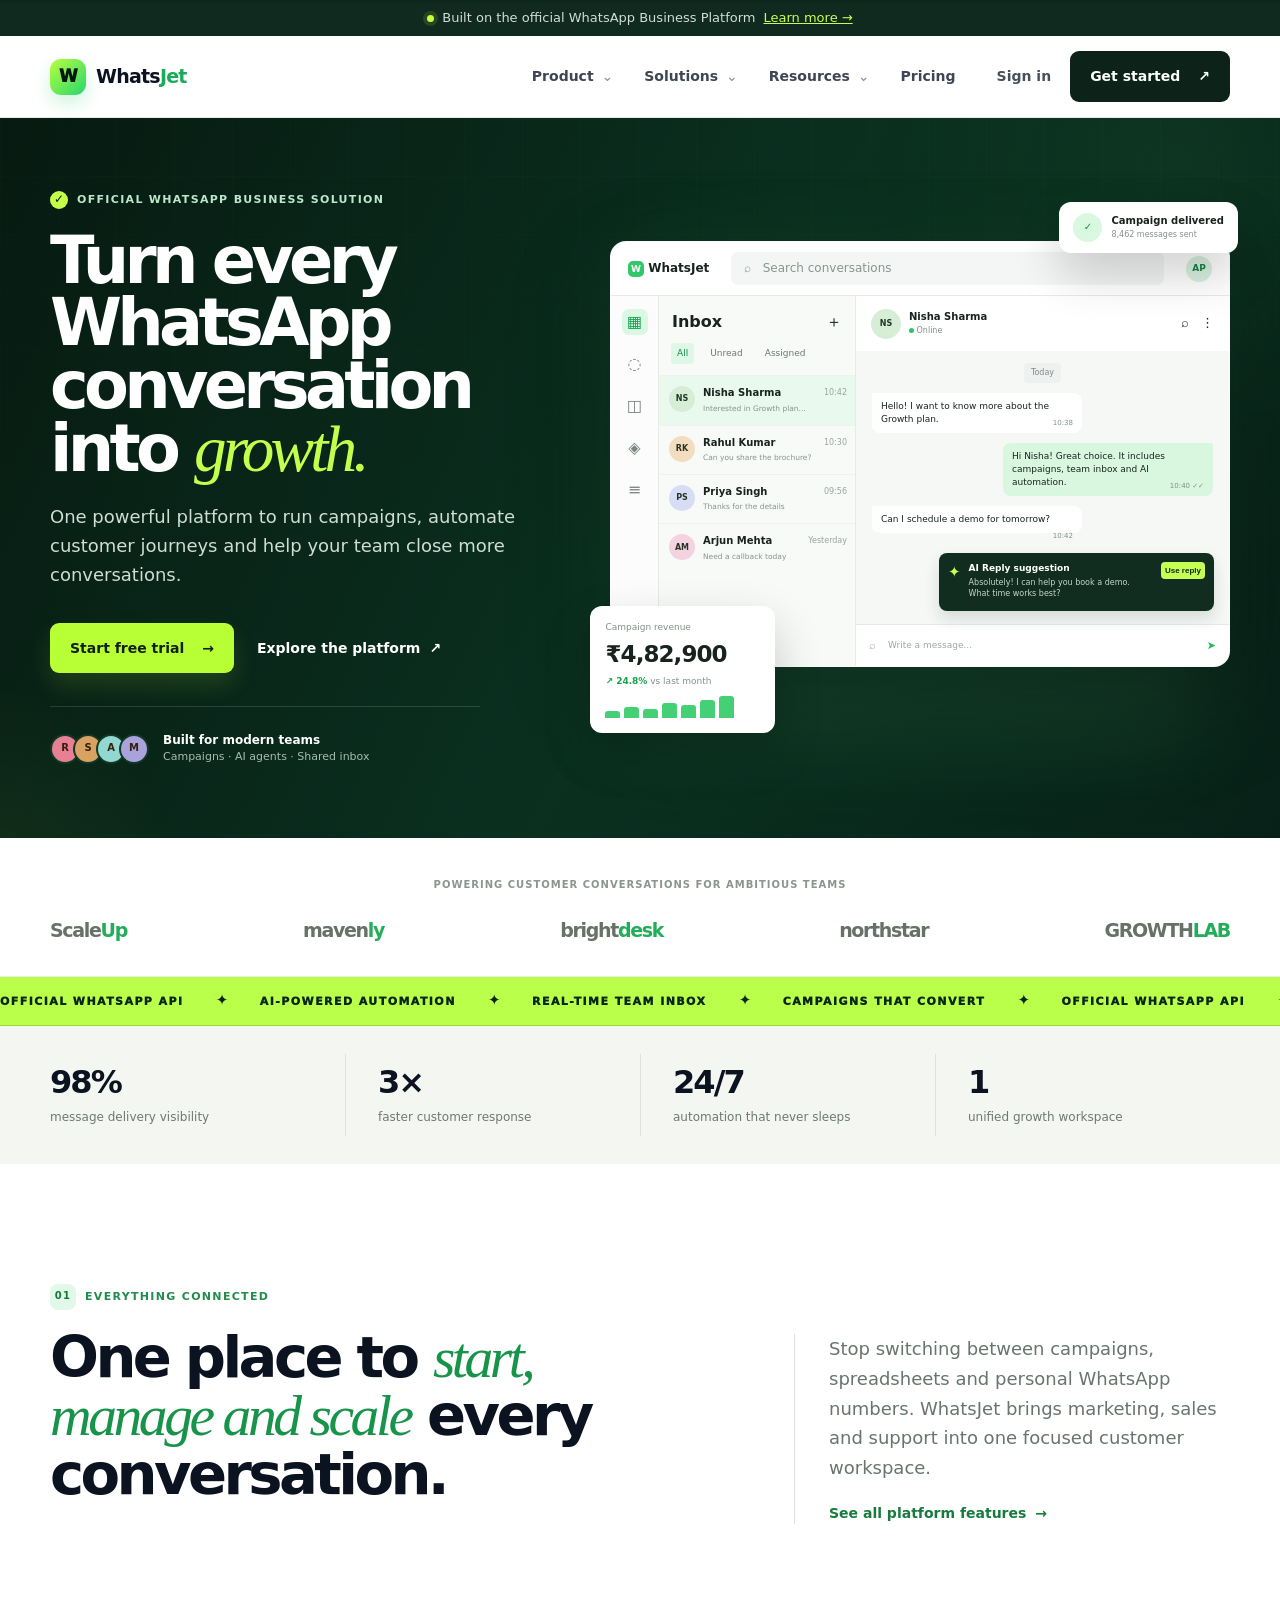
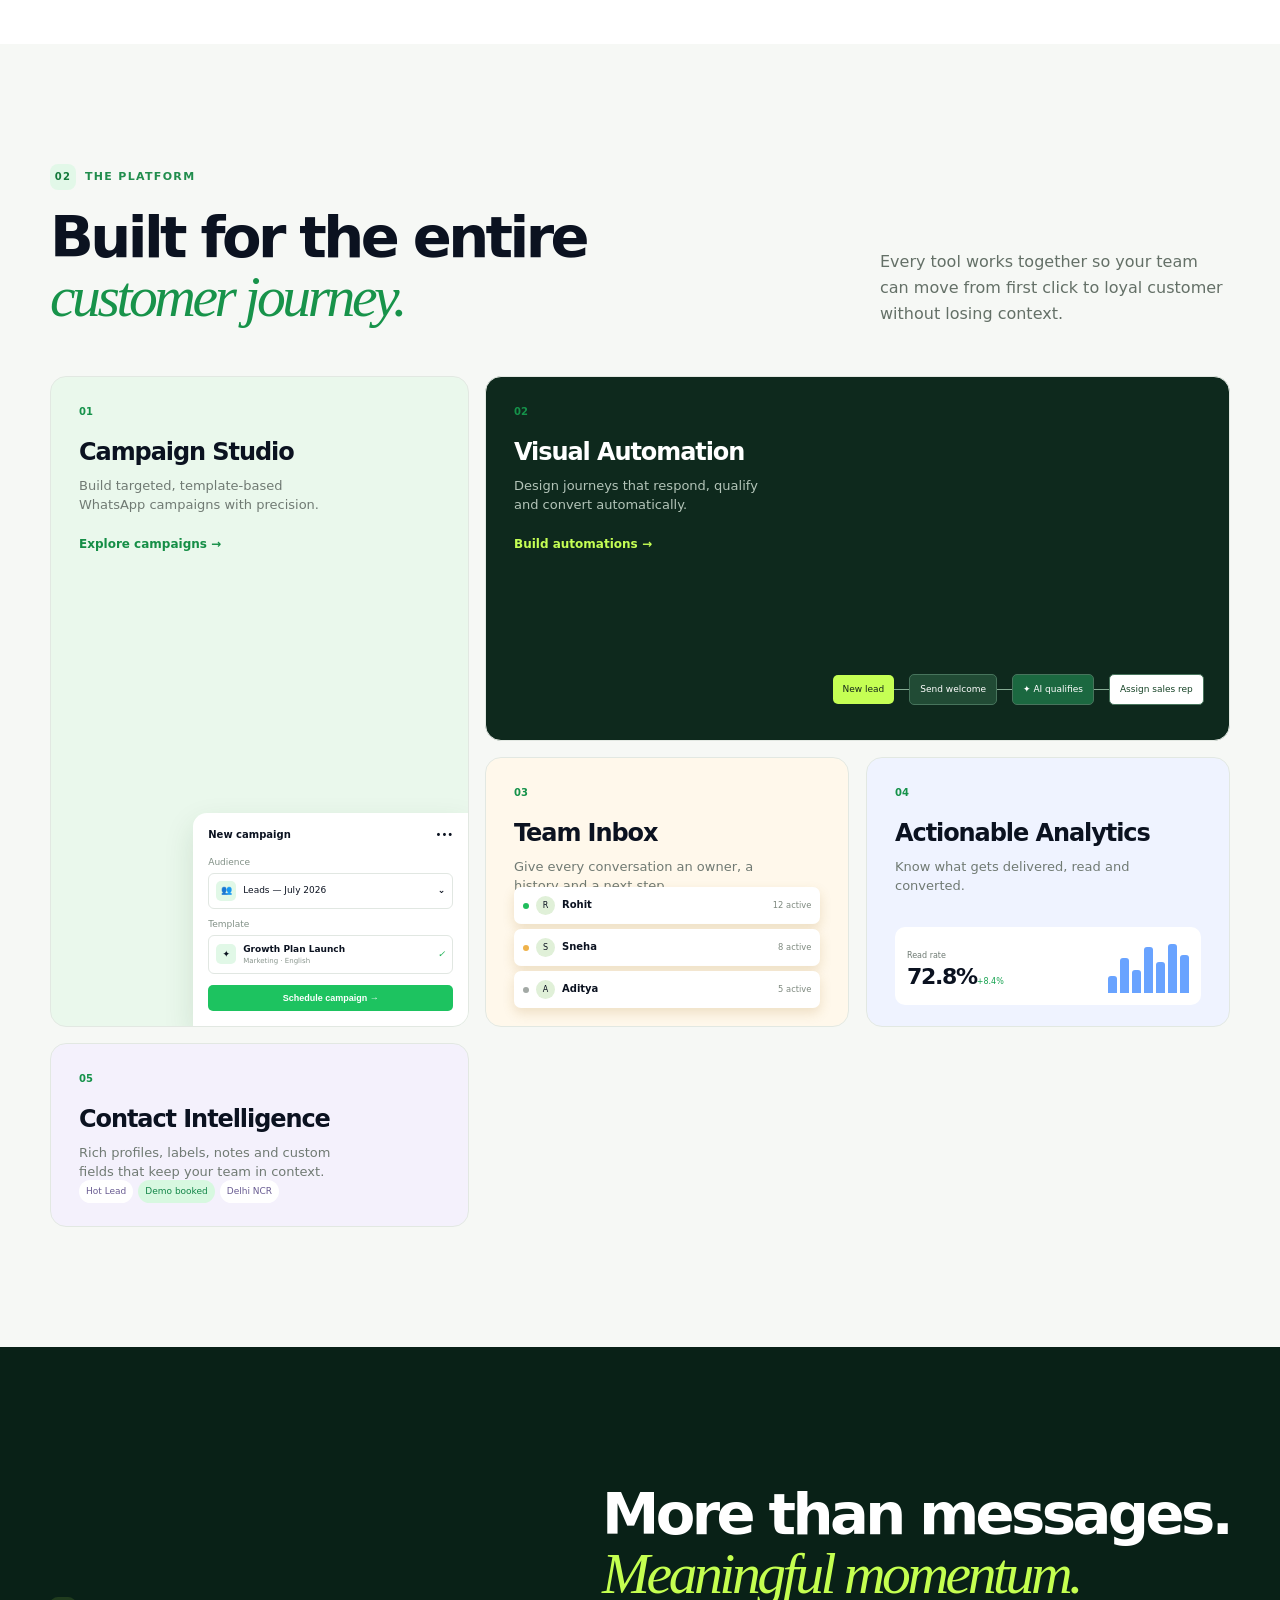
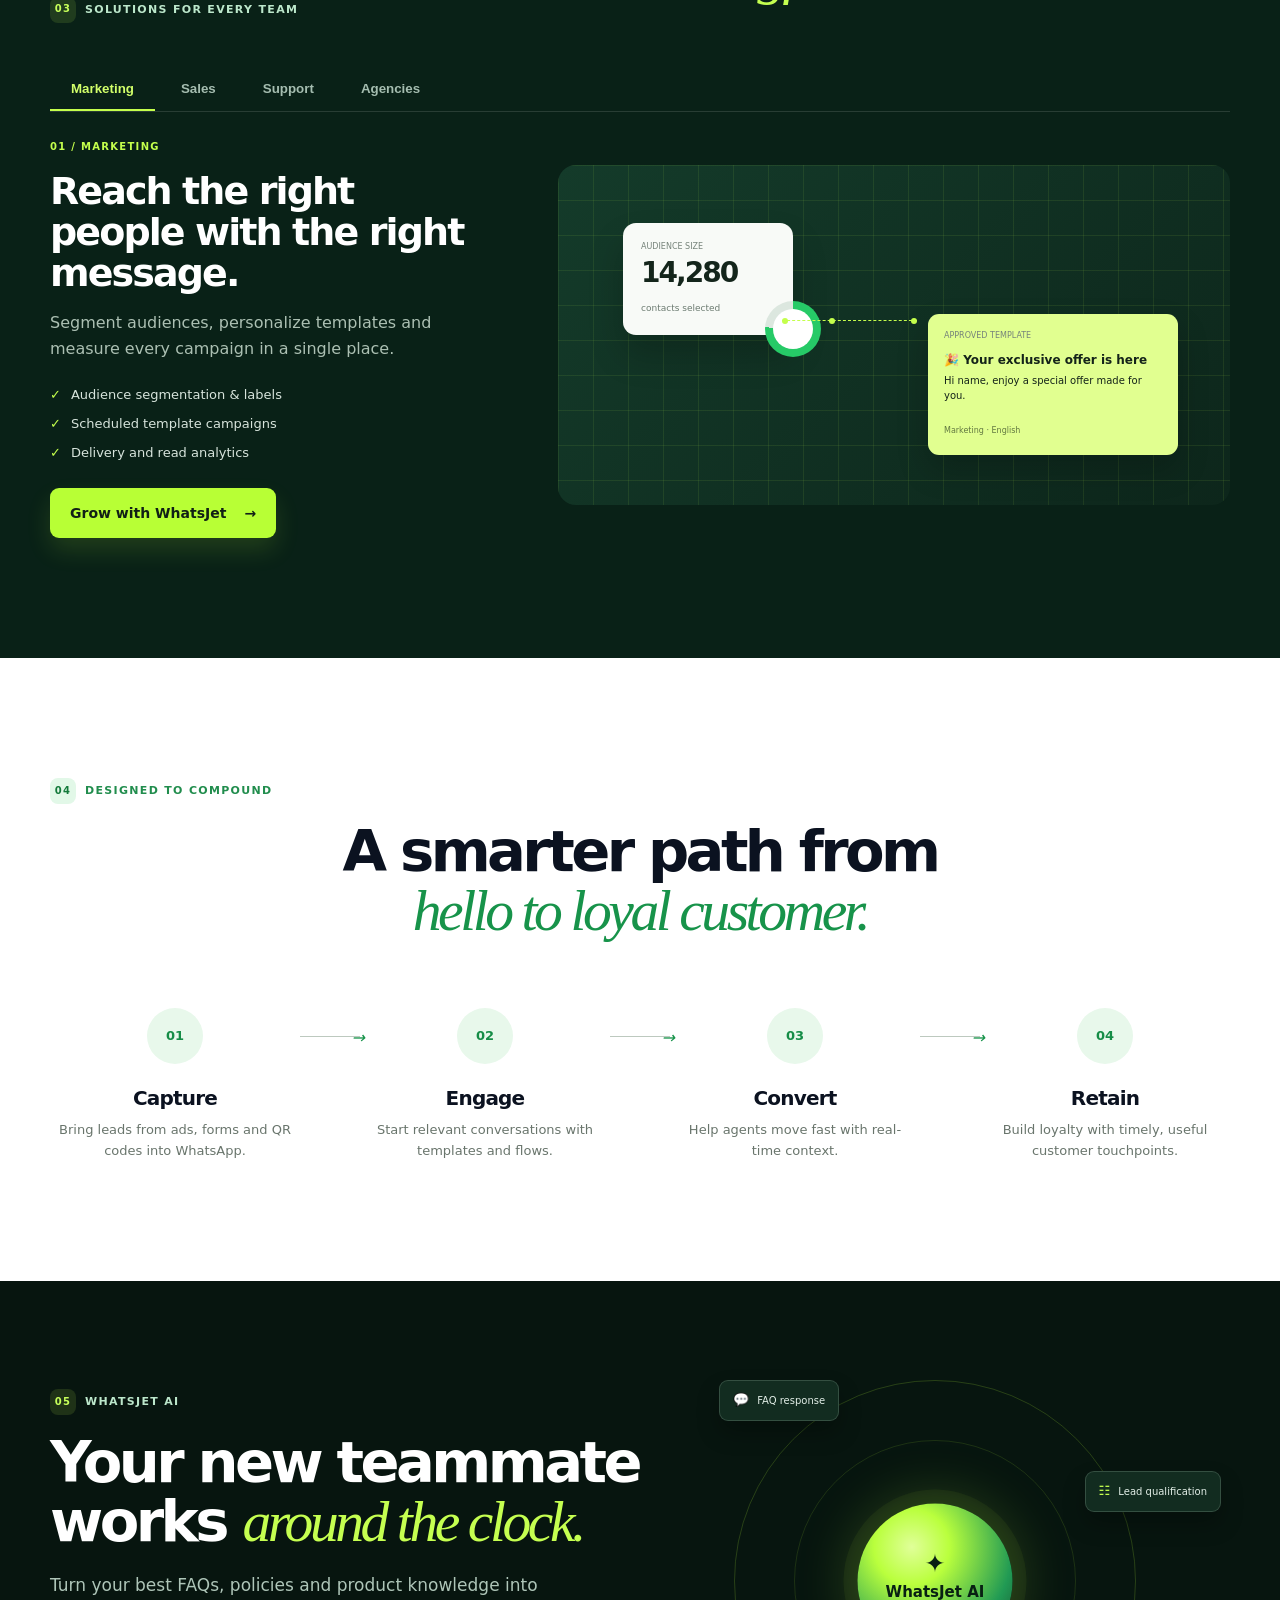
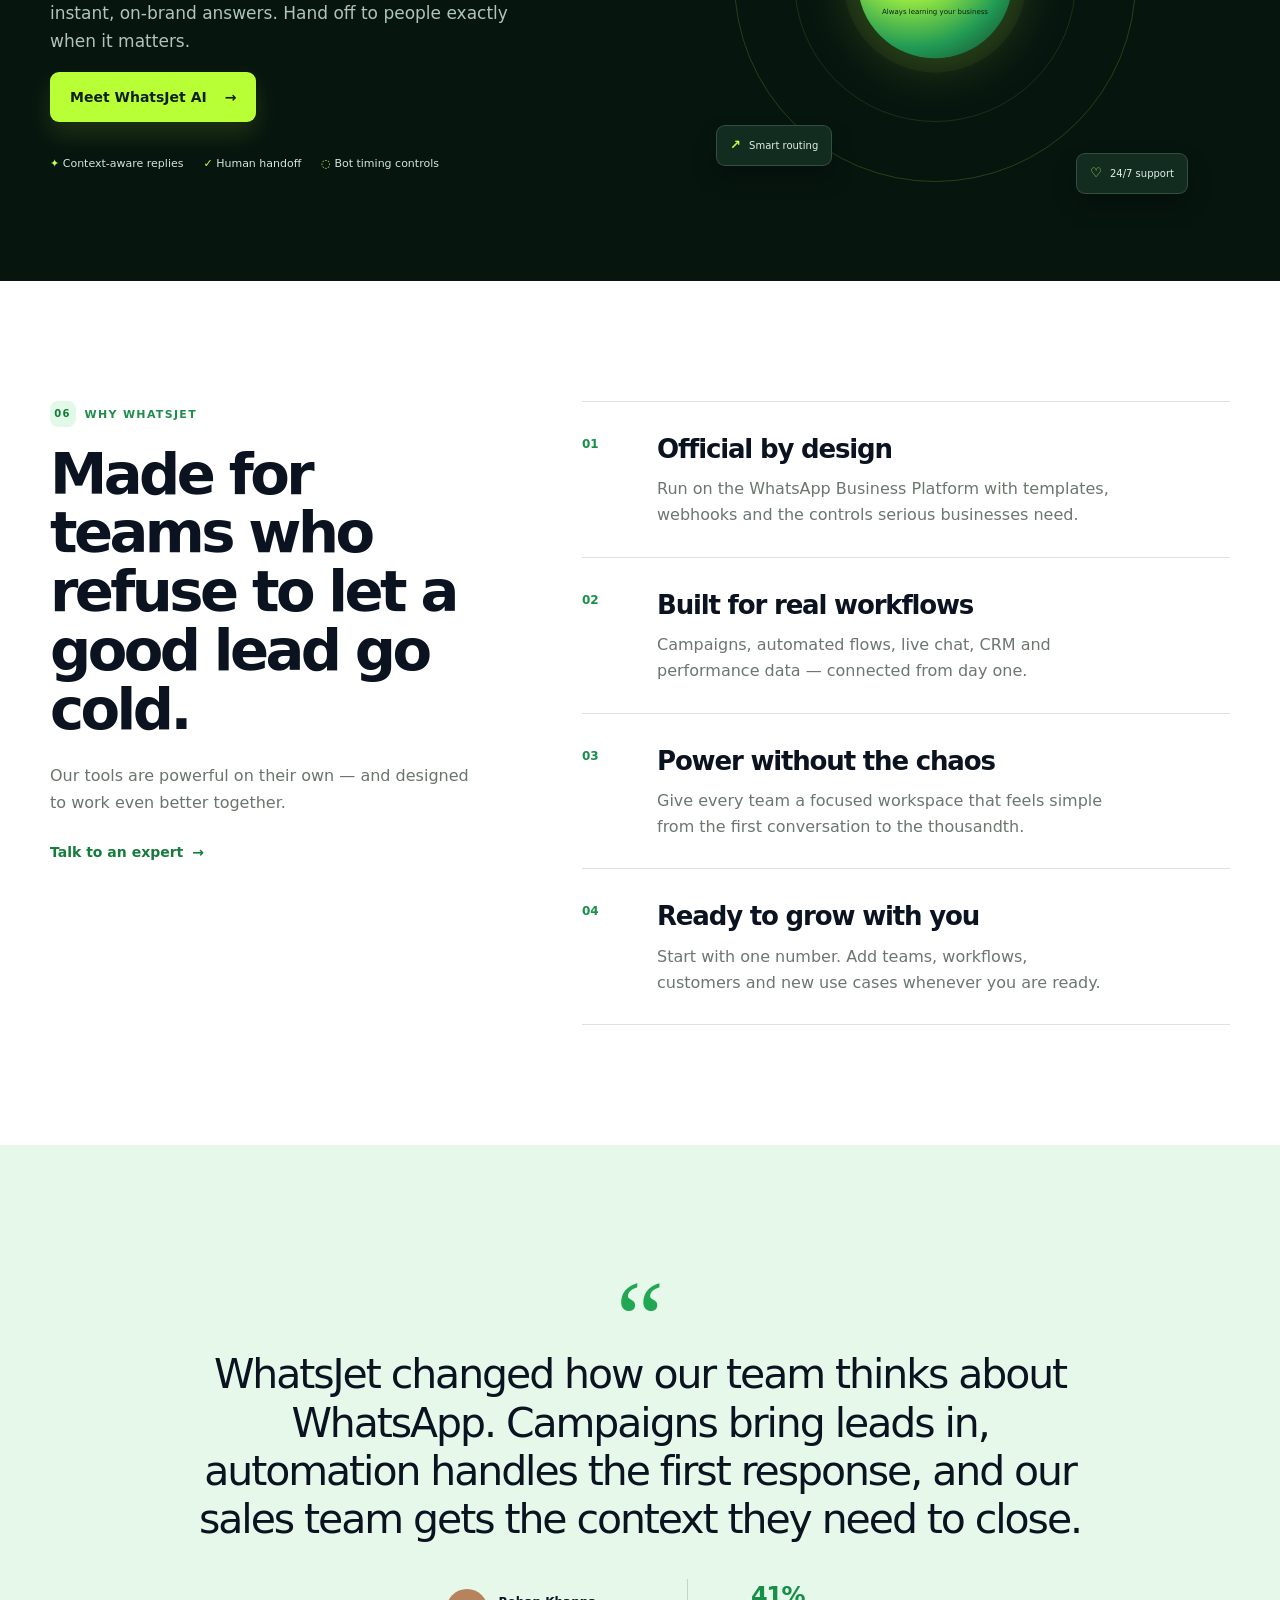
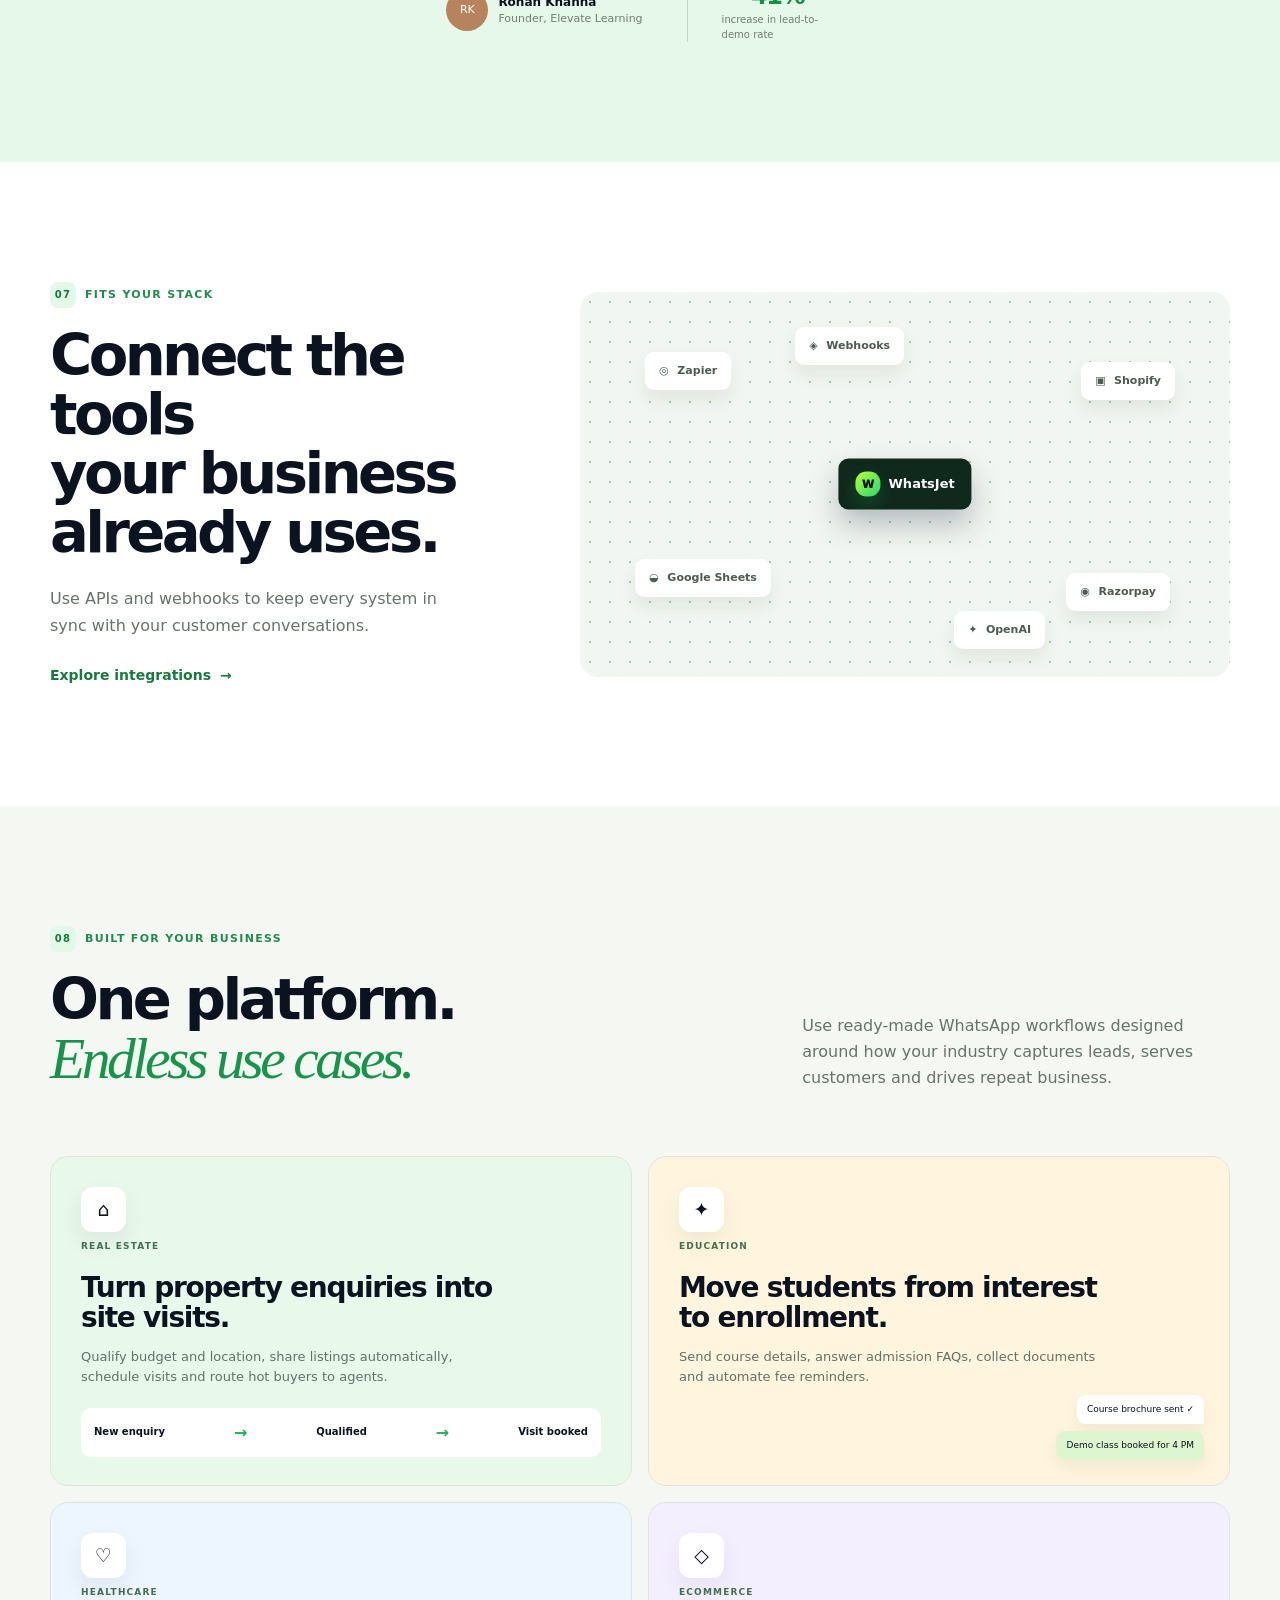
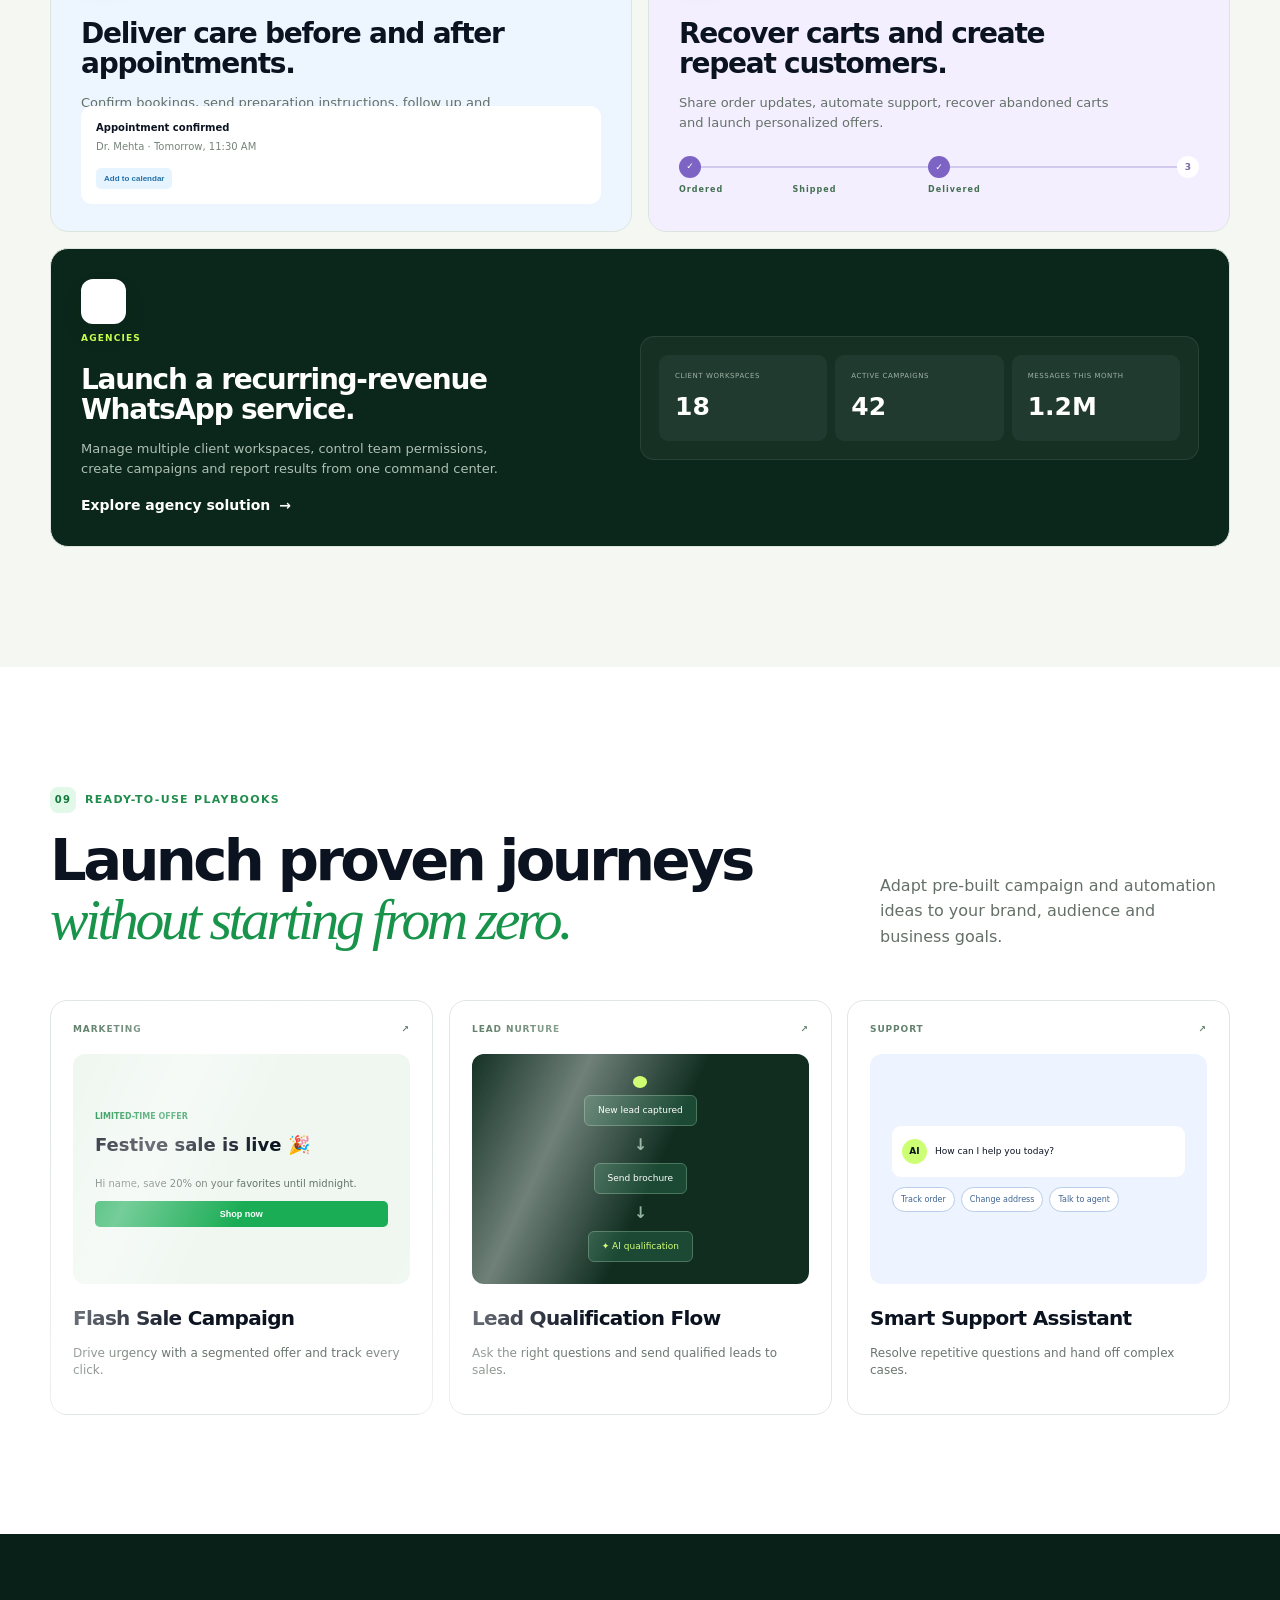
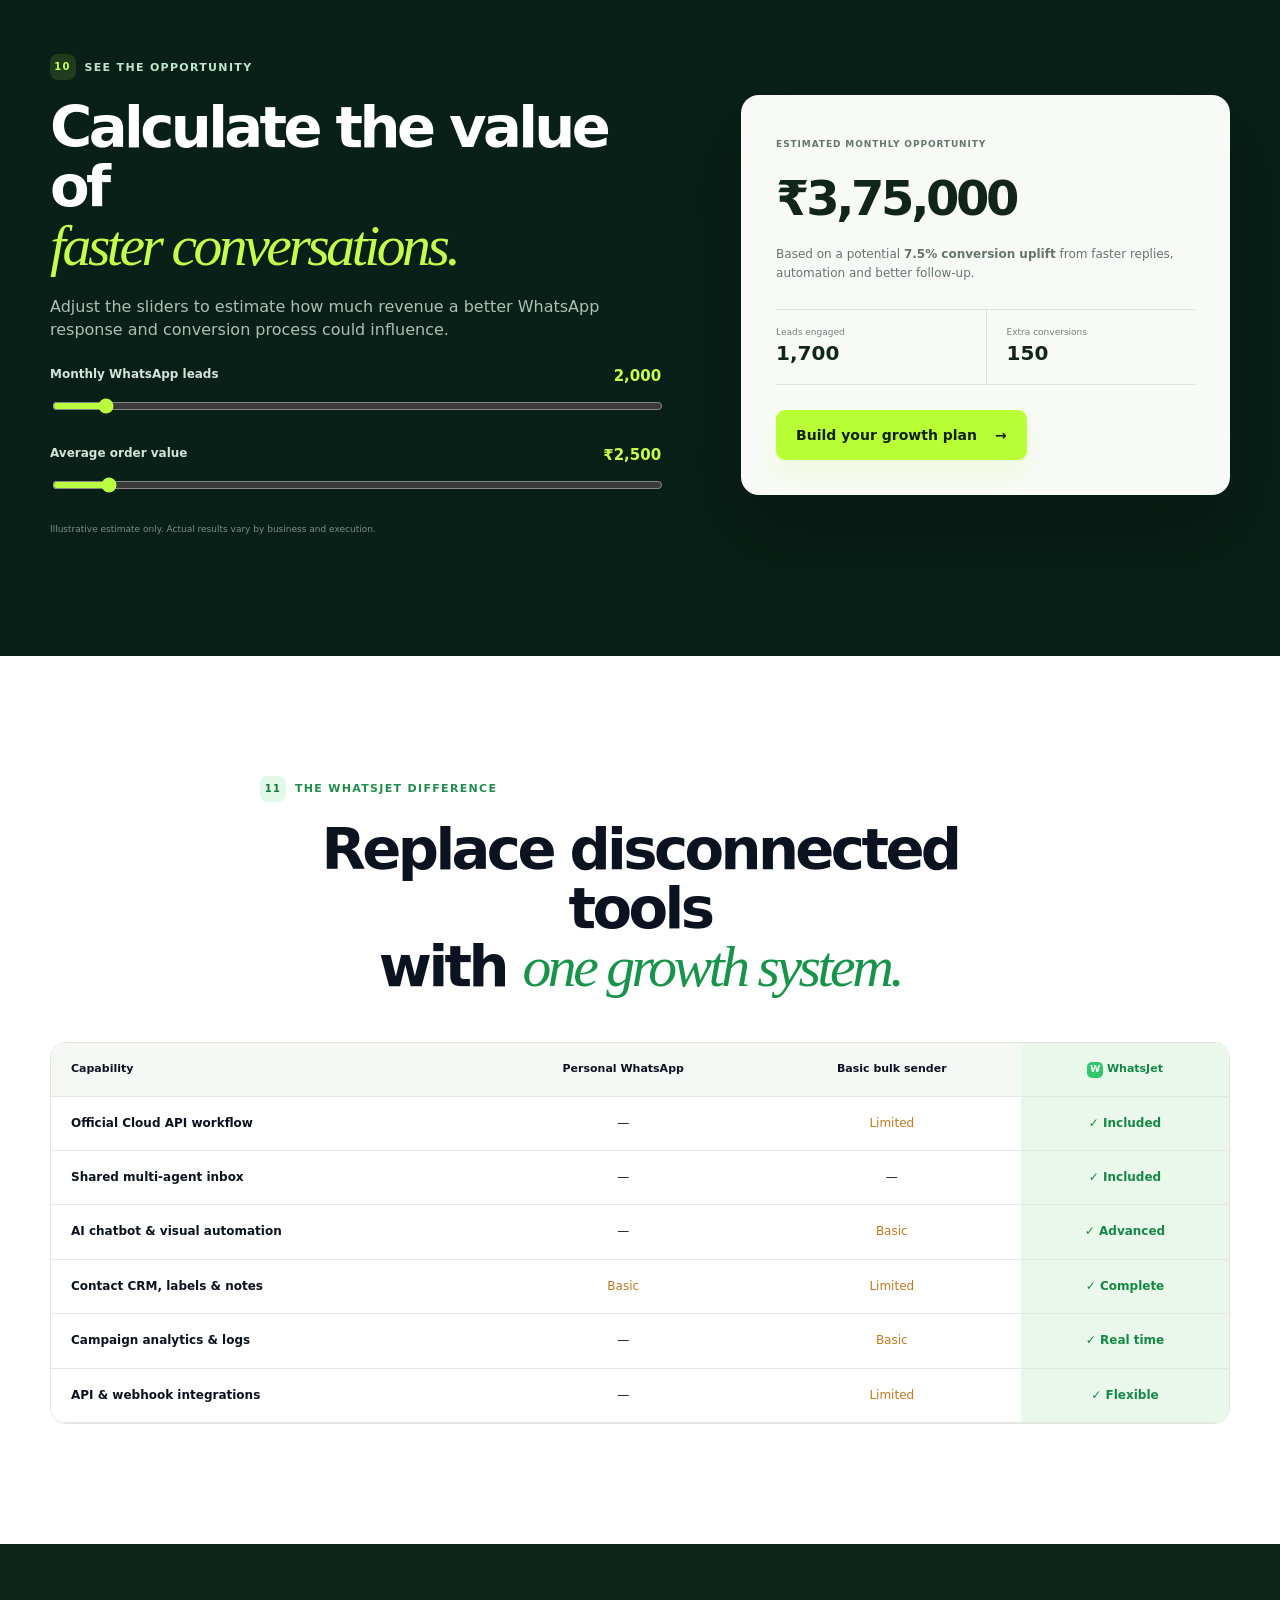
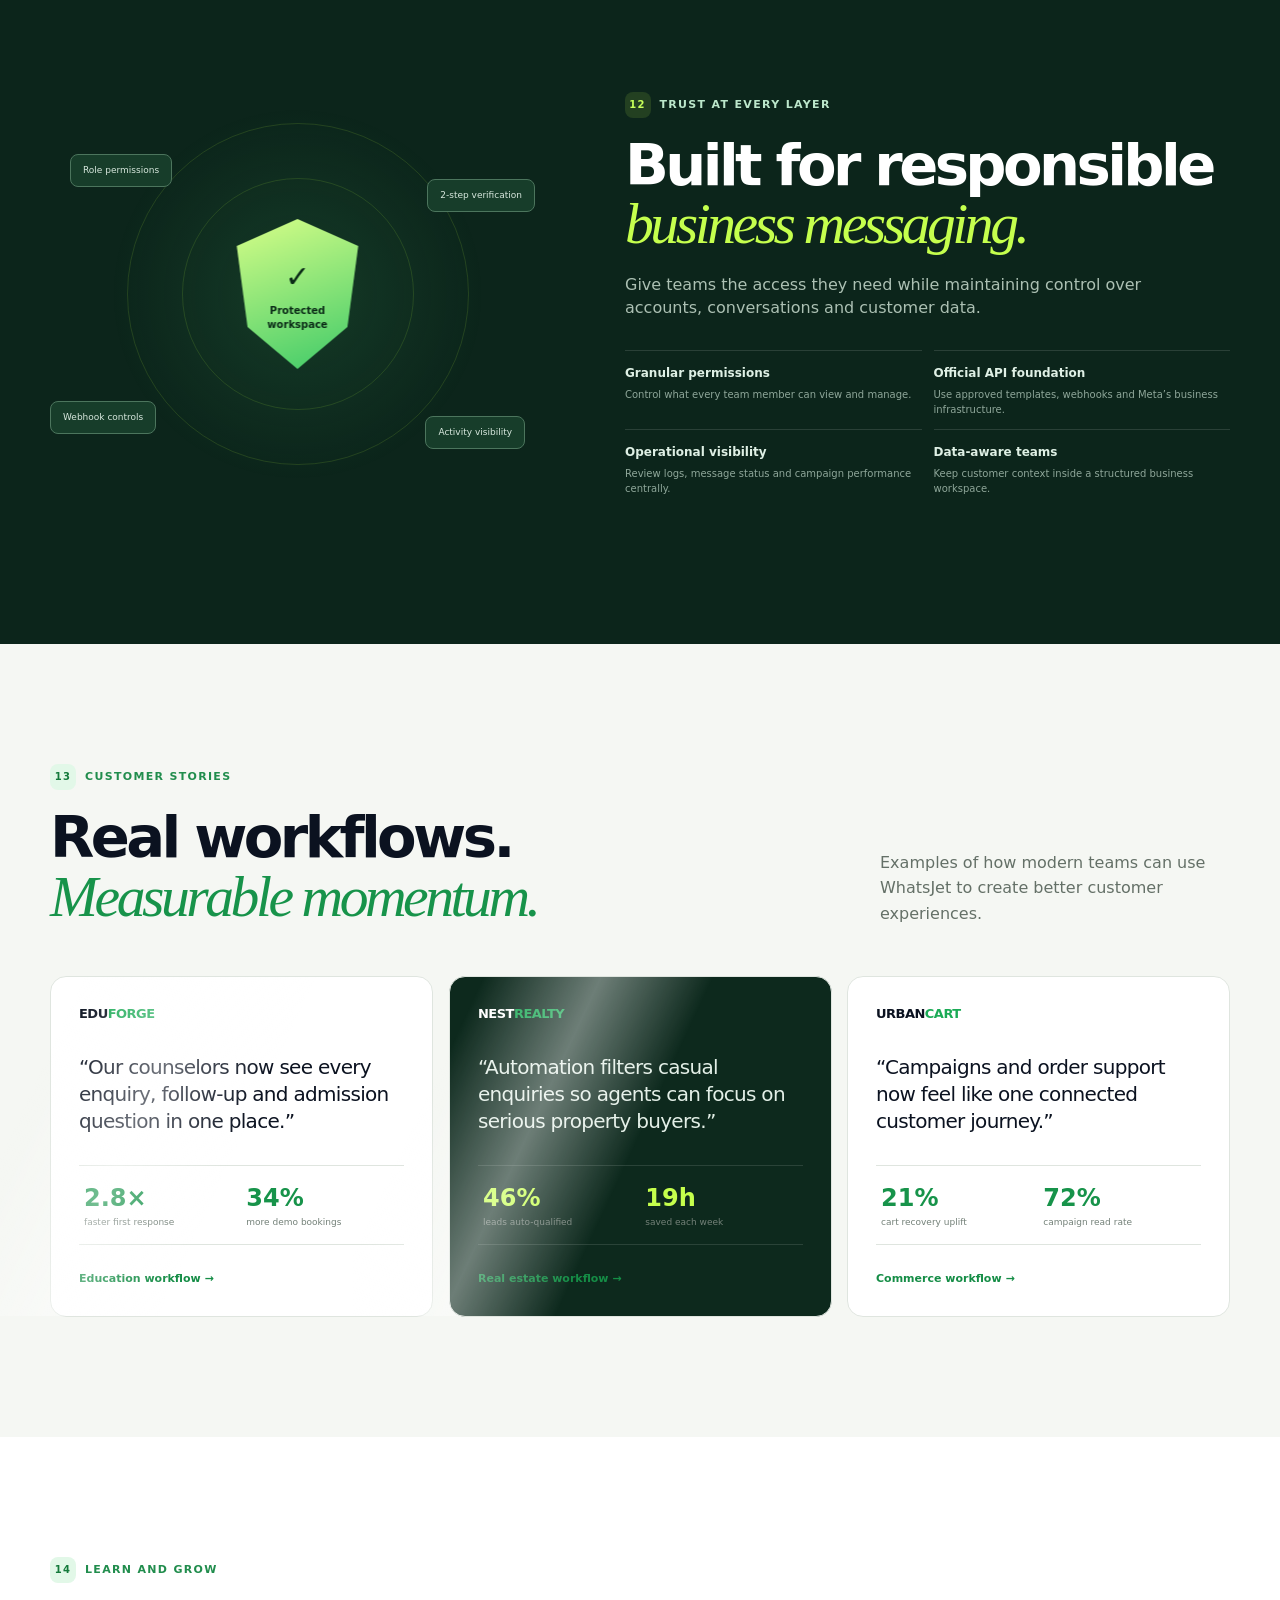
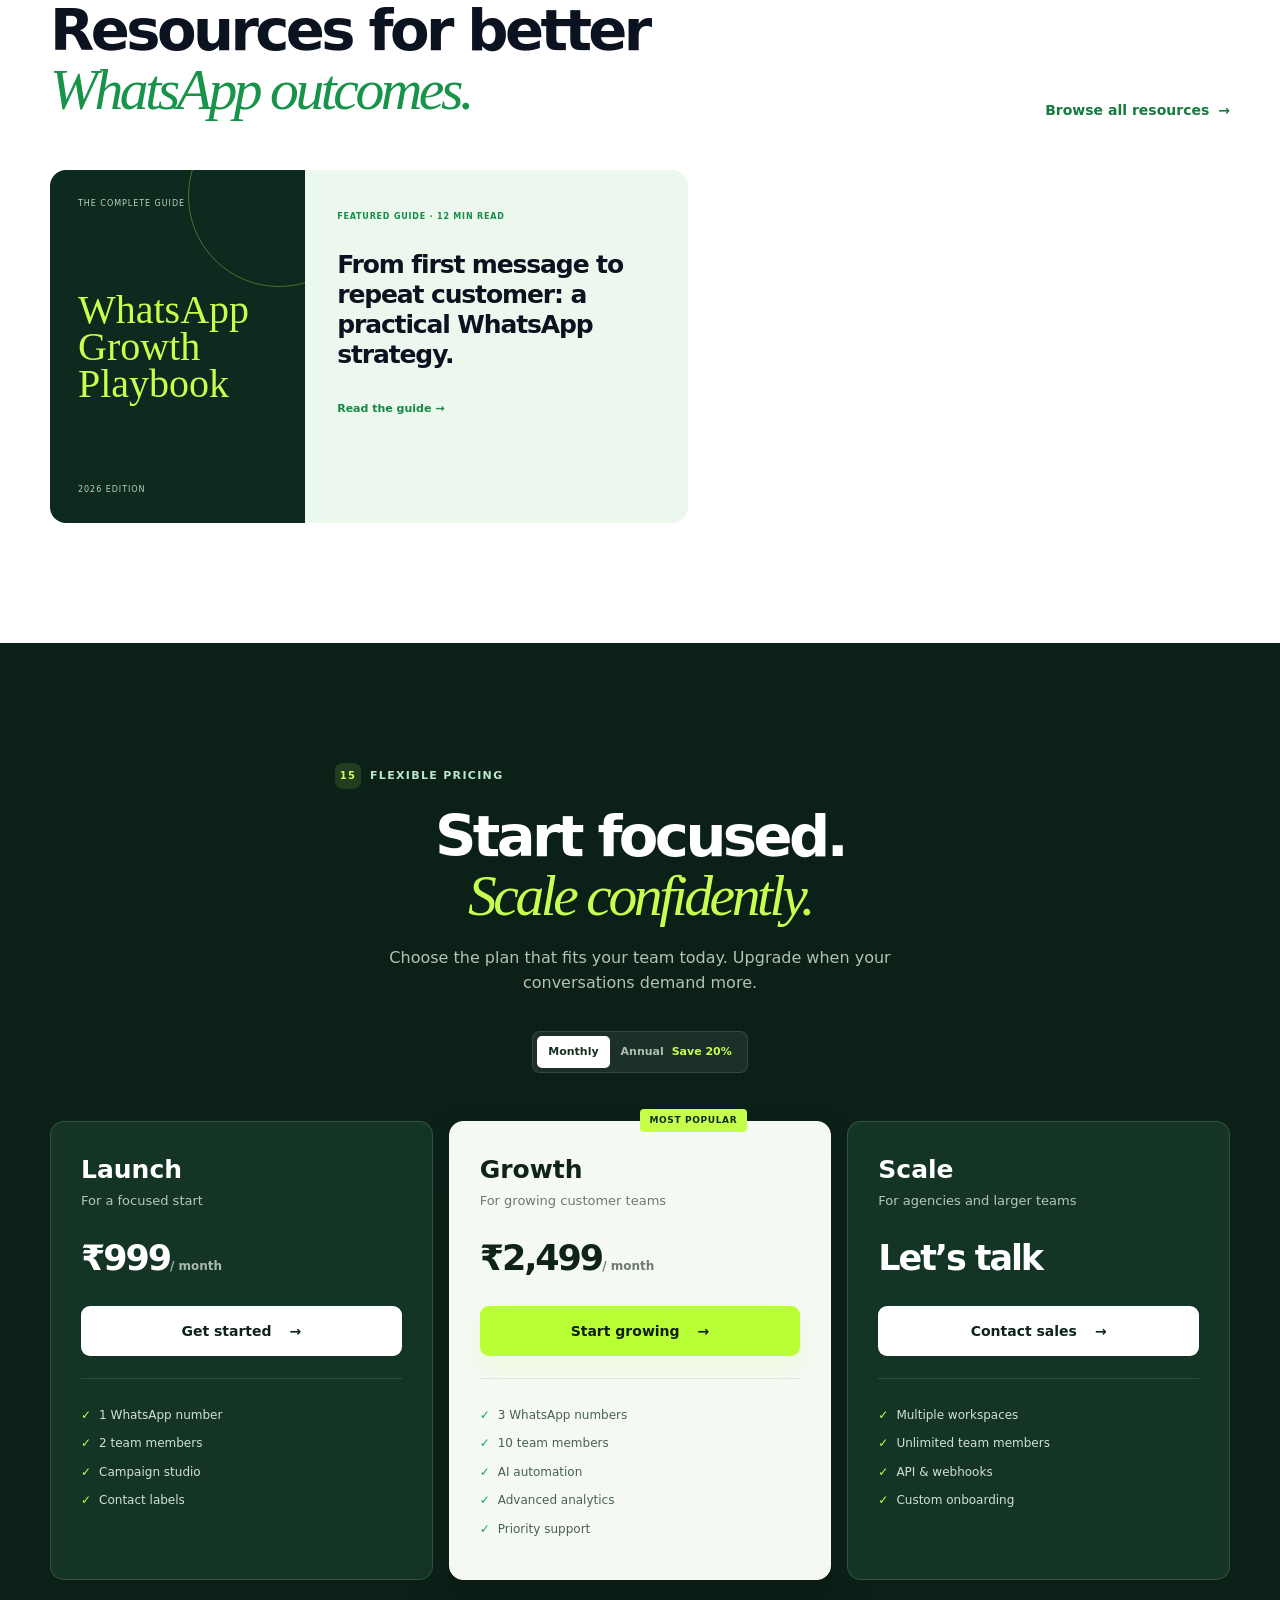
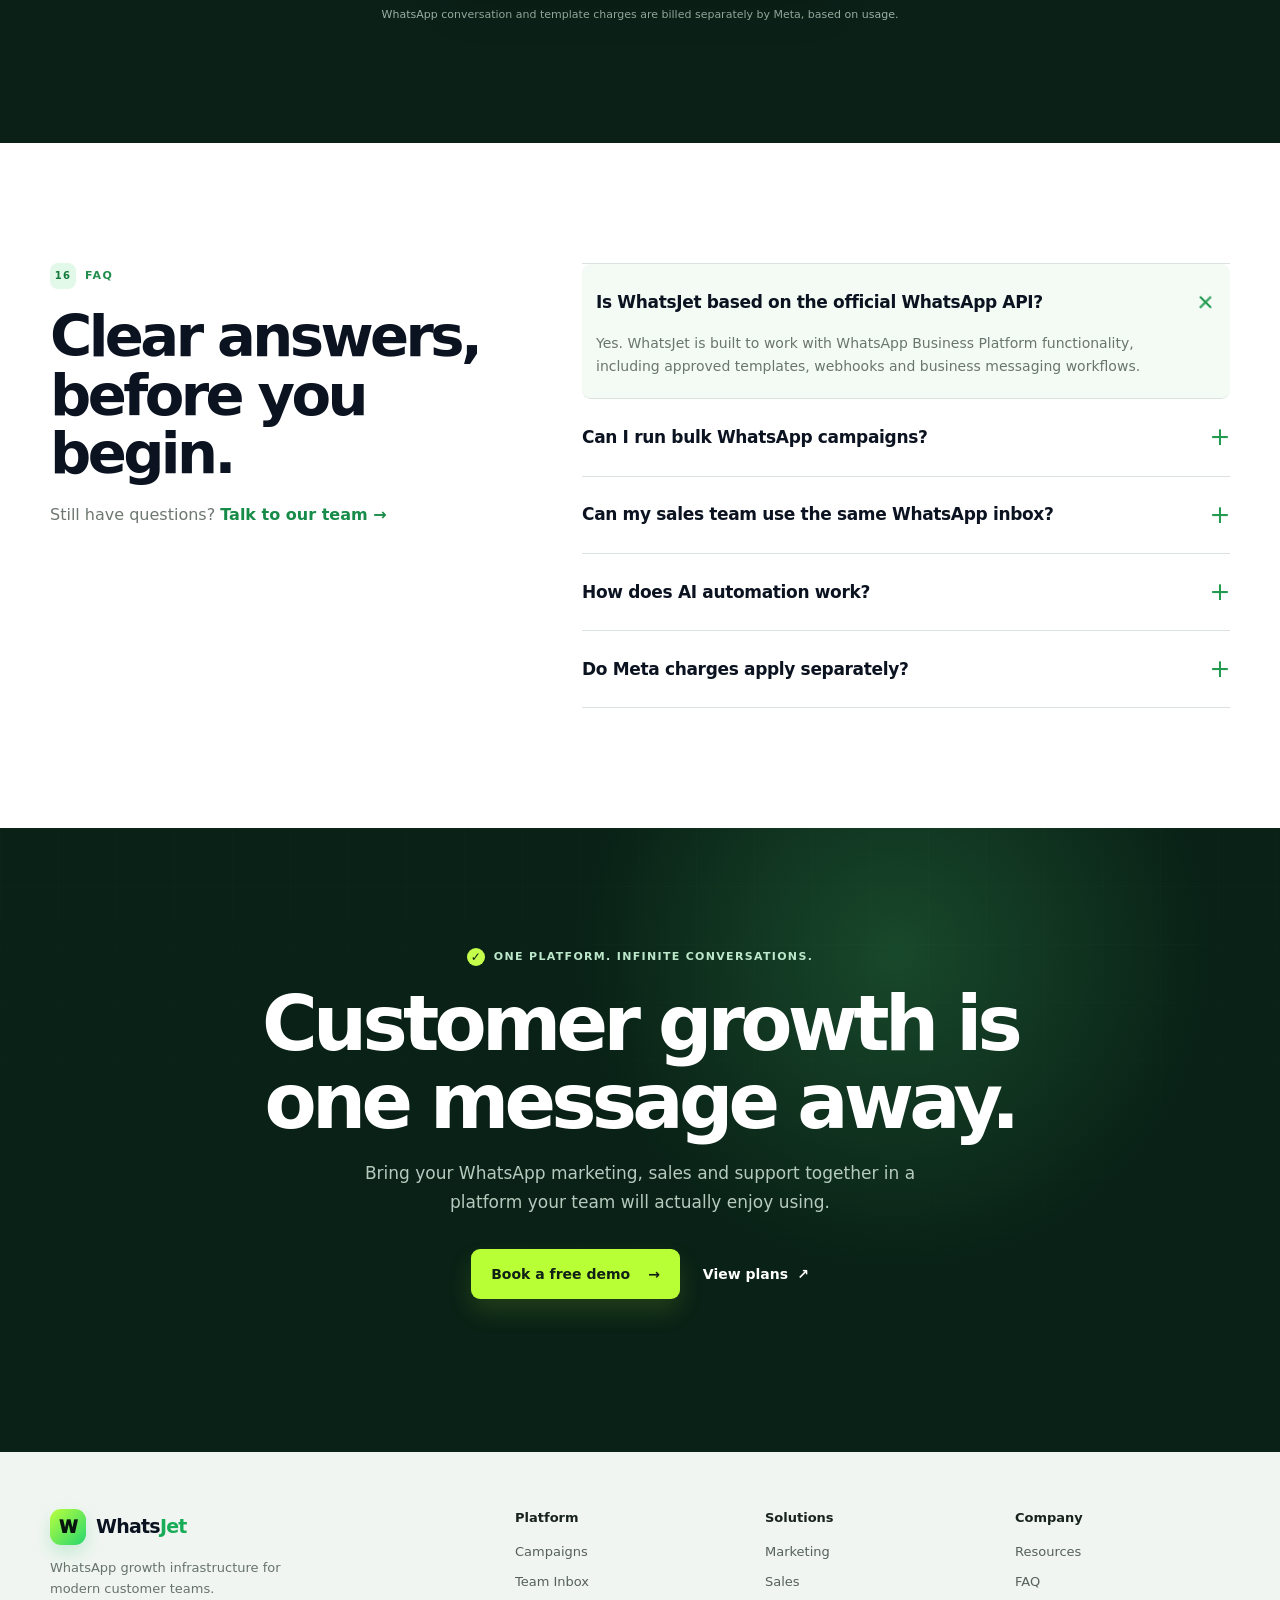
<file: index.html>
<!DOCTYPE html>
<html lang="en">
<head>
  <meta charset="UTF-8" />
  <meta name="viewport" content="width=device-width, initial-scale=1.0" />
  <meta name="description" content="A premium WhatsApp marketing, automation and team inbox platform." />
  <title>WhatsJet — Scale customer conversations</title>
  <link rel="stylesheet" href="style.css" />
</head>
<body>
  <div class="page-loader" id="pageLoader" aria-hidden="true"><div class="loader-mark"><span>W</span></div><p>Building better conversations</p></div>
  <div class="scroll-progress" aria-hidden="true"><i id="scrollProgress"></i></div>
  <div class="cursor-glow" id="cursorGlow" aria-hidden="true"></div>
  <div class="topbar"><div class="shell"><span class="pulse"></span> Built on the official WhatsApp Business Platform <a href="#why">Learn more →</a></div></div>
  <header class="header"><div class="shell nav">
    <a class="logo" href="#home"><span class="logo-icon">W</span><span>Whats<span>Jet</span></span></a>
    <button class="menu-btn" aria-label="Toggle navigation" aria-expanded="false"><i></i><i></i></button>
    <nav class="nav-menu" id="navMenu">
      <a href="#product">Product <b>⌄</b></a><a href="#solutions">Solutions <b>⌄</b></a><a href="#resources">Resources <b>⌄</b></a><a href="#pricing">Pricing</a>
    </nav>
    <div class="nav-actions"><a href="#login" class="login">Sign in</a><a href="#demo" class="button button-dark">Get started <span>↗</span></a></div>
  </div></header>

  <main id="home">
    <section class="hero"><div class="hero-orb orb-a"></div><div class="hero-orb orb-b"></div><div class="hero-grid"></div>
      <div class="shell hero-layout">
        <div class="hero-copy"><div class="eyebrow light"><span class="verified">✓</span> Official WhatsApp Business Solution</div>
          <h1>Turn every WhatsApp conversation into <em>growth.</em></h1>
          <p class="lead">One powerful platform to run campaigns, automate customer journeys and help your team close more conversations.</p>
          <div class="hero-buttons"><a href="#demo" class="button button-lime">Start free trial <span>→</span></a><a href="#product" class="text-link light-link">Explore the platform <span>↗</span></a></div>
          <div class="hero-review"><div class="review-avatars"><span>R</span><span>S</span><span>A</span><span>M</span></div><div><strong>Built for modern teams</strong><small>Campaigns · AI agents · Shared inbox</small></div></div>
        </div>
        <div class="product-stage">
          <div class="stage-glow"></div>
          <div class="browser-window">
            <div class="browser-bar"><div class="browser-brand"><span class="tiny-logo">W</span> WhatsJet</div><div class="search">⌕ &nbsp; Search conversations</div><div class="profile-dot">AP</div></div>
            <div class="app-body"><aside><span class="side-active">▦</span><span>◌</span><span>◫</span><span>◈</span><span>≡</span></aside>
              <div class="inbox-list"><div class="inbox-title"><b>Inbox</b><span>＋</span></div><div class="filter-row"><span class="selected-filter">All</span><span>Unread</span><span>Assigned</span></div>
                <div class="contact active"><i class="avatar one">NS</i><div><b>Nisha Sharma</b><small>Interested in Growth plan...</small></div><time>10:42</time></div>
                <div class="contact"><i class="avatar two">RK</i><div><b>Rahul Kumar</b><small>Can you share the brochure?</small></div><time>10:30</time></div>
                <div class="contact"><i class="avatar three">PS</i><div><b>Priya Singh</b><small>Thanks for the details</small></div><time>09:56</time></div>
                <div class="contact"><i class="avatar four">AM</i><div><b>Arjun Mehta</b><small>Need a callback today</small></div><time>Yesterday</time></div>
              </div>
              <section class="chat"><div class="chat-title"><div class="contact-title"><i class="avatar one">NS</i><div><b>Nisha Sharma</b><small><span class="online"></span> Online</small></div></div><div>⌕ &nbsp; ⋮</div></div>
                <div class="chat-area"><div class="date-pill">Today</div><p class="message incoming">Hello! I want to know more about the Growth plan.<small>10:38</small></p><p class="message outgoing">Hi Nisha! Great choice. It includes campaigns, team inbox and AI automation.<small>10:40 ✓✓</small></p><p class="message incoming">Can I schedule a demo for tomorrow?<small>10:42</small></p><div class="ai-suggestion"><span>✦</span><div><b>AI Reply suggestion</b><p>Absolutely! I can help you book a demo. What time works best?</p></div><button>Use reply</button></div></div>
                <div class="composer">⌕ <span>Write a message...</span><b>➤</b></div>
              </section>
            </div>
          </div>
          <div class="floating-card revenue"><span class="card-label">Campaign revenue</span><strong>₹4,82,900</strong><small><b>↗ 24.8%</b> vs last month</small><div class="spark"><i></i><i></i><i></i><i></i><i></i><i></i><i></i></div></div>
          <div class="floating-card delivered"><span class="round-check">✓</span><div><strong>Campaign delivered</strong><small>8,462 messages sent</small></div></div>
        </div>
      </div>
    </section>

    <section class="trust"><div class="shell trust-row"><p>POWERING CUSTOMER CONVERSATIONS FOR AMBITIOUS TEAMS</p><div class="trust-logos"><b>Scale<span>Up</span></b><b>maven<span>ly</span></b><b>bright<span>desk</span></b><b>northstar</b><b>GROWTH<span>LAB</span></b></div></div></section>

    <section class="motion-banner" aria-label="WhatsJet platform highlights"><div class="marquee"><div class="marquee-track"><span>OFFICIAL WHATSAPP API <b>✦</b></span><span>AI-POWERED AUTOMATION <b>✦</b></span><span>REAL-TIME TEAM INBOX <b>✦</b></span><span>CAMPAIGNS THAT CONVERT <b>✦</b></span><span>OFFICIAL WHATSAPP API <b>✦</b></span><span>AI-POWERED AUTOMATION <b>✦</b></span><span>REAL-TIME TEAM INBOX <b>✦</b></span><span>CAMPAIGNS THAT CONVERT <b>✦</b></span></div></div></section>
    <section class="metrics-section"><div class="shell metric-grid"><div><strong>98%</strong><p>message delivery visibility</p></div><div><strong>3×</strong><p>faster customer response</p></div><div><strong>24/7</strong><p>automation that never sleeps</p></div><div><strong>1</strong><p>unified growth workspace</p></div></div></section>

    <section class="intro section"><div class="shell intro-grid"><div><div class="eyebrow"><span>01</span> Everything connected</div><h2>One place to <em>start, manage and scale</em> every conversation.</h2></div><div class="intro-text"><p>Stop switching between campaigns, spreadsheets and personal WhatsApp numbers. WhatsJet brings marketing, sales and support into one focused customer workspace.</p><a href="#product" class="text-link">See all platform features <span>→</span></a></div></div></section>

    <section id="product" class="bento-section section"><div class="shell"><div class="section-head"><div><div class="eyebrow"><span>02</span> The platform</div><h2>Built for the entire<br><em>customer journey.</em></h2></div><p>Every tool works together so your team can move from first click to loyal customer without losing context.</p></div>
      <div class="bento-grid">
        <article class="bento campaign-card"><div class="card-number">01</div><div><h3>Campaign Studio</h3><p>Build targeted, template-based WhatsApp campaigns with precision.</p><a href="#demo">Explore campaigns <span>→</span></a></div><div class="mini-campaign"><div class="mini-top"><b>New campaign</b><span>•••</span></div><label>Audience</label><div class="select-box"><span class="mini-group">👥</span> Leads — July 2026 <b>⌄</b></div><label>Template</label><div class="template-preview"><span class="template-icon">✦</span><div><b>Growth Plan Launch</b><small>Marketing · English</small></div><i>✓</i></div><button>Schedule campaign <span>→</span></button></div></article>
        <article class="bento automation-card-big"><div class="card-number">02</div><div><h3>Visual Automation</h3><p>Design journeys that respond, qualify and convert automatically.</p><a href="#demo">Build automations <span>→</span></a></div><div class="flow-map"><span class="flow-start">New lead</span><i></i><span class="flow-node">Send welcome</span><i></i><span class="flow-node ai">✦ AI qualifies</span><i></i><span class="flow-end">Assign sales rep</span></div></article>
        <article class="bento inbox-card"><div class="card-number">03</div><h3>Team Inbox</h3><p>Give every conversation an owner, a history and a next step.</p><div class="team-list"><div><span class="presence p1"></span><i>R</i><b>Rohit</b><small>12 active</small></div><div><span class="presence p2"></span><i>S</i><b>Sneha</b><small>8 active</small></div><div><span class="presence p3"></span><i>A</i><b>Aditya</b><small>5 active</small></div></div></article>
        <article class="bento analytics-card"><div class="card-number">04</div><h3>Actionable Analytics</h3><p>Know what gets delivered, read and converted.</p><div class="analytics-stat"><div><small>Read rate</small><b>72.8%</b><em>+8.4%</em></div><div class="bar-chart"><i></i><i></i><i></i><i></i><i></i><i></i><i></i></div></div></article>
        <article class="bento crm-card"><div class="card-number">05</div><h3>Contact Intelligence</h3><p>Rich profiles, labels, notes and custom fields that keep your team in context.</p><div class="tags"><span>Hot Lead</span><span>Demo booked</span><span>Delhi NCR</span></div></article>
      </div>
    </div></section>

    <section id="solutions" class="solutions section"><div class="shell"><div class="solutions-top"><div class="eyebrow light"><span>03</span> Solutions for every team</div><h2>More than messages.<br><em>Meaningful momentum.</em></h2></div><div class="solution-tabs"><button class="tab active" data-tab="marketing">Marketing</button><button class="tab" data-tab="sales">Sales</button><button class="tab" data-tab="support">Support</button><button class="tab" data-tab="agency">Agencies</button></div>
      <div class="solution-panel active" id="marketing"><div class="solution-copy"><span class="solution-index">01 / MARKETING</span><h3>Reach the right people with the right message.</h3><p>Segment audiences, personalize templates and measure every campaign in a single place.</p><ul><li>Audience segmentation & labels</li><li>Scheduled template campaigns</li><li>Delivery and read analytics</li></ul><a class="button button-lime" href="#demo">Grow with WhatsJet <span>→</span></a></div><div class="solution-art marketing-art"><div class="audience-box"><small>AUDIENCE SIZE</small><strong>14,280</strong><span>contacts selected</span><div class="donut">76%</div></div><div class="message-template"><small>APPROVED TEMPLATE</small><b>🎉 Your exclusive offer is here</b><p>Hi name, enjoy a special offer made for you.</p><span>Marketing · English</span></div><div class="send-line"><i></i><i></i><i></i></div></div></div>
      <div class="solution-panel" id="sales"><div class="solution-copy"><span class="solution-index">02 / SALES</span><h3>Help sales teams respond while intent is highest.</h3><p>Route high-value leads to the right agent and give them the complete customer context.</p><ul><li>Lead routing & assignment</li><li>Shared conversation history</li><li>Notes, tags and follow-up tasks</li></ul><a class="button button-lime" href="#demo">Accelerate sales <span>→</span></a></div><div class="solution-art sales-art"><div class="sales-card"><small>NEW OPPORTUNITY</small><h4>Enterprise plan</h4><strong>₹1,20,000</strong><div class="stage-row"><span>Lead</span><i></i><span class="won">Demo</span><i></i><span>Won</span></div></div></div></div>
      <div class="solution-panel" id="support"><div class="solution-copy"><span class="solution-index">03 / SUPPORT</span><h3>Deliver personal support at a much larger scale.</h3><p>Combine smart automation with a human team inbox so no customer waits for an answer.</p><ul><li>AI-powered first responses</li><li>Priority queues and ownership</li><li>Service history in every chat</li></ul><a class="button button-lime" href="#demo">Upgrade support <span>→</span></a></div><div class="solution-art support-art"><div class="support-ring"><b>4m 12s</b><span>avg. response time</span></div></div></div>
      <div class="solution-panel" id="agency"><div class="solution-copy"><span class="solution-index">04 / AGENCIES</span><h3>Make WhatsApp growth a service your clients love.</h3><p>Organize client workspaces, campaigns and team access in a platform built to expand with you.</p><ul><li>Client workspaces</li><li>Role-based team access</li><li>Brand-ready experience</li></ul><a class="button button-lime" href="#demo">Build your agency <span>→</span></a></div><div class="solution-art agency-art"><div class="client-stack"><span>Client A</span><span>Client B</span><span>Client C</span><b>+12</b></div></div></div>
    </div></section>

    <section class="section journey"><div class="shell"><div class="journey-top"><div class="eyebrow"><span>04</span> Designed to compound</div><h2>A smarter path from<br><em>hello to loyal customer.</em></h2></div><div class="journey-line"><div class="journey-step"><span>01</span><h3>Capture</h3><p>Bring leads from ads, forms and QR codes into WhatsApp.</p></div><i></i><div class="journey-step"><span>02</span><h3>Engage</h3><p>Start relevant conversations with templates and flows.</p></div><i></i><div class="journey-step"><span>03</span><h3>Convert</h3><p>Help agents move fast with real-time context.</p></div><i></i><div class="journey-step"><span>04</span><h3>Retain</h3><p>Build loyalty with timely, useful customer touchpoints.</p></div></div></div></section>

    <section class="ai-section"><div class="shell ai-layout"><div class="ai-copy"><div class="eyebrow light"><span>05</span> WhatsJet AI</div><h2>Your new teammate<br>works <em>around the clock.</em></h2><p>Turn your best FAQs, policies and product knowledge into instant, on-brand answers. Hand off to people exactly when it matters.</p><a href="#demo" class="button button-lime">Meet WhatsJet AI <span>→</span></a><div class="ai-points"><span>✦ Context-aware replies</span><span>✓ Human handoff</span><span>◌ Bot timing controls</span></div></div><div class="ai-visual"><div class="ai-core"><div class="ai-star">✦</div><strong>WhatsJet AI</strong><span>Always learning your business</span></div><div class="ai-orbit o1"><b>💬</b> FAQ response</div><div class="ai-orbit o2"><b>☷</b> Lead qualification</div><div class="ai-orbit o3"><b>↗</b> Smart routing</div><div class="ai-orbit o4"><b>♡</b> 24/7 support</div></div></div></section>

    <section id="why" class="why-section section"><div class="shell why-grid"><div class="why-sticky"><div class="eyebrow"><span>06</span> Why WhatsJet</div><h2>Made for teams who refuse to let a good lead go cold.</h2><p>Our tools are powerful on their own — and designed to work even better together.</p><a class="text-link" href="#demo">Talk to an expert <span>→</span></a></div><div class="why-list"><article><span>01</span><div><h3>Official by design</h3><p>Run on the WhatsApp Business Platform with templates, webhooks and the controls serious businesses need.</p></div></article><article><span>02</span><div><h3>Built for real workflows</h3><p>Campaigns, automated flows, live chat, CRM and performance data — connected from day one.</p></div></article><article><span>03</span><div><h3>Power without the chaos</h3><p>Give every team a focused workspace that feels simple from the first conversation to the thousandth.</p></div></article><article><span>04</span><div><h3>Ready to grow with you</h3><p>Start with one number. Add teams, workflows, customers and new use cases whenever you are ready.</p></div></article></div></div></section>

    <section class="testimonial section"><div class="shell quote-wrap"><div class="quote-mark">“</div><blockquote>WhatsJet changed how our team thinks about WhatsApp. Campaigns bring leads in, automation handles the first response, and our sales team gets the context they need to close.</blockquote><div class="quote-person"><div class="person-photo">RK</div><div><b>Rohan Khanna</b><span>Founder, Elevate Learning</span></div><div class="quote-result"><strong>41%</strong><span>increase in lead-to-demo rate</span></div></div></div></section>

    <section class="integrations section" id="resources"><div class="shell integration-layout"><div><div class="eyebrow"><span>07</span> Fits your stack</div><h2>Connect the tools<br>your business already uses.</h2><p>Use APIs and webhooks to keep every system in sync with your customer conversations.</p><a class="text-link" href="#demo">Explore integrations <span>→</span></a></div><div class="integration-cloud"><div class="center-int"><span class="logo-icon">W</span><b>WhatsJet</b></div><div class="int i1">◎ <b>Zapier</b></div><div class="int i2">▣ <b>Shopify</b></div><div class="int i3">◒ <b>Google Sheets</b></div><div class="int i4">◉ <b>Razorpay</b></div><div class="int i5">◈ <b>Webhooks</b></div><div class="int i6">✦ <b>OpenAI</b></div></div></div></section>


    <section class="industry-section section" id="industries"><div class="shell">
      <div class="industry-head"><div><div class="eyebrow"><span>08</span> Built for your business</div><h2>One platform.<br><em>Endless use cases.</em></h2></div><p>Use ready-made WhatsApp workflows designed around how your industry captures leads, serves customers and drives repeat business.</p></div>
      <div class="industry-grid">
        <article class="industry-card green-card"><span class="industry-icon">⌂</span><small>REAL ESTATE</small><h3>Turn property enquiries into site visits.</h3><p>Qualify budget and location, share listings automatically, schedule visits and route hot buyers to agents.</p><div class="industry-flow"><i>New enquiry</i><b>→</b><i>Qualified</i><b>→</b><i>Visit booked</i></div></article>
        <article class="industry-card gold-card"><span class="industry-icon">✦</span><small>EDUCATION</small><h3>Move students from interest to enrollment.</h3><p>Send course details, answer admission FAQs, collect documents and automate fee reminders.</p><div class="mini-chat"><span>Course brochure sent ✓</span><span>Demo class booked for 4 PM</span></div></article>
        <article class="industry-card blue-card"><span class="industry-icon">♡</span><small>HEALTHCARE</small><h3>Deliver care before and after appointments.</h3><p>Confirm bookings, send preparation instructions, follow up and reconnect with patients safely.</p><div class="appointment"><b>Appointment confirmed</b><span>Dr. Mehta · Tomorrow, 11:30 AM</span><button>Add to calendar</button></div></article>
        <article class="industry-card purple-card"><span class="industry-icon">◇</span><small>ECOMMERCE</small><h3>Recover carts and create repeat customers.</h3><p>Share order updates, automate support, recover abandoned carts and launch personalized offers.</p><div class="order-track"><span class="done">✓</span><i></i><span class="done">✓</span><i></i><span>3</span><small>Ordered</small><small>Shipped</small><small>Delivered</small></div></article>
        <article class="industry-card dark-card-wide"><div><span class="industry-icon">↗</span><small>AGENCIES</small><h3>Launch a recurring-revenue WhatsApp service.</h3><p>Manage multiple client workspaces, control team permissions, create campaigns and report results from one command center.</p><a href="#demo" class="text-link light-link">Explore agency solution <span>→</span></a></div><div class="agency-dashboard"><div><span>CLIENT WORKSPACES</span><b>18</b></div><div><span>ACTIVE CAMPAIGNS</span><b>42</b></div><div><span>MESSAGES THIS MONTH</span><b>1.2M</b></div></div></article>
      </div>
    </div></section>

    <section class="template-section section"><div class="shell"><div class="section-head"><div><div class="eyebrow"><span>09</span> Ready-to-use playbooks</div><h2>Launch proven journeys<br><em>without starting from zero.</em></h2></div><p>Adapt pre-built campaign and automation ideas to your brand, audience and business goals.</p></div>
      <div class="template-grid">
        <article><div class="template-top"><span>MARKETING</span><b>↗</b></div><div class="phone-template"><small>LIMITED-TIME OFFER</small><strong>Festive sale is live 🎉</strong><p>Hi name, save 20% on your favorites until midnight.</p><button>Shop now</button></div><h3>Flash Sale Campaign</h3><p>Drive urgency with a segmented offer and track every click.</p></article>
        <article><div class="template-top"><span>LEAD NURTURE</span><b>↗</b></div><div class="automation-mini"><i class="start-dot"></i><span>New lead captured</span><b>↓</b><span>Send brochure</span><b>↓</b><span class="ai-step">✦ AI qualification</span></div><h3>Lead Qualification Flow</h3><p>Ask the right questions and send qualified leads to sales.</p></article>
        <article><div class="template-top"><span>SUPPORT</span><b>↗</b></div><div class="support-mini"><div><span>AI</span><p>How can I help you today?</p></div><div class="quick-replies"><i>Track order</i><i>Change address</i><i>Talk to agent</i></div></div><h3>Smart Support Assistant</h3><p>Resolve repetitive questions and hand off complex cases.</p></article>
      </div>
    </div></section>

    <section class="roi-section section" id="roi"><div class="shell roi-layout"><div class="roi-copy"><div class="eyebrow light"><span>10</span> See the opportunity</div><h2>Calculate the value of<br><em>faster conversations.</em></h2><p>Adjust the sliders to estimate how much revenue a better WhatsApp response and conversion process could influence.</p><div class="roi-input"><label>Monthly WhatsApp leads <b id="leadValue">2,000</b></label><input id="leadRange" type="range" min="500" max="20000" step="500" value="2000"></div><div class="roi-input"><label>Average order value <b>₹<span id="orderValue">2,500</span></b></label><input id="orderRange" type="range" min="500" max="25000" step="500" value="2500"></div><small class="roi-disclaimer">Illustrative estimate only. Actual results vary by business and execution.</small></div><div class="roi-result"><span>ESTIMATED MONTHLY OPPORTUNITY</span><strong>₹<b id="roiValue">3,75,000</b></strong><p>Based on a potential <b>7.5% conversion uplift</b> from faster replies, automation and better follow-up.</p><div class="roi-breakdown"><div><small>Leads engaged</small><b id="engagedValue">1,700</b></div><div><small>Extra conversions</small><b id="conversionValue">150</b></div></div><a href="#demo" class="button button-lime">Build your growth plan <span>→</span></a></div></div></section>

    <section class="comparison section"><div class="shell"><div class="comparison-head"><div class="eyebrow"><span>11</span> The WhatsJet difference</div><h2>Replace disconnected tools<br>with <em>one growth system.</em></h2></div><div class="comparison-wrap"><table><thead><tr><th>Capability</th><th>Personal WhatsApp</th><th>Basic bulk sender</th><th class="winner"><span class="tiny-logo">W</span> WhatsJet</th></tr></thead><tbody><tr><td>Official Cloud API workflow</td><td>—</td><td class="partial">Limited</td><td class="winner">✓ Included</td></tr><tr><td>Shared multi-agent inbox</td><td>—</td><td>—</td><td class="winner">✓ Included</td></tr><tr><td>AI chatbot & visual automation</td><td>—</td><td class="partial">Basic</td><td class="winner">✓ Advanced</td></tr><tr><td>Contact CRM, labels & notes</td><td class="partial">Basic</td><td class="partial">Limited</td><td class="winner">✓ Complete</td></tr><tr><td>Campaign analytics & logs</td><td>—</td><td class="partial">Basic</td><td class="winner">✓ Real time</td></tr><tr><td>API & webhook integrations</td><td>—</td><td class="partial">Limited</td><td class="winner">✓ Flexible</td></tr></tbody></table></div></div></section>

    <section class="security-section section"><div class="shell security-layout"><div class="security-visual"><div class="shield-core">✓<span>Protected<br>workspace</span></div><div class="security-pill sp1">Role permissions</div><div class="security-pill sp2">2-step verification</div><div class="security-pill sp3">Webhook controls</div><div class="security-pill sp4">Activity visibility</div></div><div><div class="eyebrow light"><span>12</span> Trust at every layer</div><h2>Built for responsible<br><em>business messaging.</em></h2><p>Give teams the access they need while maintaining control over accounts, conversations and customer data.</p><div class="security-points"><article><b>Granular permissions</b><span>Control what every team member can view and manage.</span></article><article><b>Official API foundation</b><span>Use approved templates, webhooks and Meta’s business infrastructure.</span></article><article><b>Operational visibility</b><span>Review logs, message status and campaign performance centrally.</span></article><article><b>Data-aware teams</b><span>Keep customer context inside a structured business workspace.</span></article></div></div></div></section>

    <section class="stories section"><div class="shell"><div class="section-head"><div><div class="eyebrow"><span>13</span> Customer stories</div><h2>Real workflows.<br><em>Measurable momentum.</em></h2></div><p>Examples of how modern teams can use WhatsJet to create better customer experiences.</p></div><div class="story-grid"><article><div class="story-brand">EDU<span>FORGE</span></div><blockquote>“Our counselors now see every enquiry, follow-up and admission question in one place.”</blockquote><div class="story-metrics"><div><b>2.8×</b><span>faster first response</span></div><div><b>34%</b><span>more demo bookings</span></div></div><a href="#demo">Education workflow →</a></article><article class="story-dark"><div class="story-brand">NEST<span>REALTY</span></div><blockquote>“Automation filters casual enquiries so agents can focus on serious property buyers.”</blockquote><div class="story-metrics"><div><b>46%</b><span>leads auto-qualified</span></div><div><b>19h</b><span>saved each week</span></div></div><a href="#demo">Real estate workflow →</a></article><article><div class="story-brand">URBAN<span>CART</span></div><blockquote>“Campaigns and order support now feel like one connected customer journey.”</blockquote><div class="story-metrics"><div><b>21%</b><span>cart recovery uplift</span></div><div><b>72%</b><span>campaign read rate</span></div></div><a href="#demo">Commerce workflow →</a></article></div></div></section>

    <section class="resources-section section"><div class="shell"><div class="section-head"><div><div class="eyebrow"><span>14</span> Learn and grow</div><h2>Resources for better<br><em>WhatsApp outcomes.</em></h2></div><a class="text-link" href="#demo">Browse all resources <span>→</span></a></div><div class="resource-grid"><article class="resource-feature"><div class="resource-art"><span>THE COMPLETE GUIDE</span><strong>WhatsApp<br>Growth<br>Playbook</strong><i>2026 EDITION</i></div><div><small>FEATURED GUIDE · 12 MIN READ</small><h3>From first message to repeat customer: a practical WhatsApp strategy.</h3><a href="#demo">Read the guide →</a></div></article><div class="resource-list"><article><span>STRATEGY</span><div><h3>How to segment contacts without overcomplicating your CRM</h3><small>7 min read</small></div><b>↗</b></article><article><span>AUTOMATION</span><div><h3>Five chatbot flows every service business should build</h3><small>9 min read</small></div><b>↗</b></article><article><span>CAMPAIGNS</span><div><h3>A practical checklist for higher-quality template campaigns</h3><small>6 min read</small></div><b>↗</b></article></div></div></div></section>

    <section id="pricing" class="pricing section"><div class="shell"><div class="pricing-head"><div class="eyebrow light"><span>15</span> Flexible pricing</div><h2>Start focused.<br><em>Scale confidently.</em></h2><p>Choose the plan that fits your team today. Upgrade when your conversations demand more.</p><div class="billing-toggle"><span class="active">Monthly</span><span>Annual <b>Save 20%</b></span></div></div><div class="pricing-grid-pro"><article><h3>Launch</h3><p>For a focused start</p><strong>₹999<small>/ month</small></strong><a class="button button-white" href="#demo">Get started <span>→</span></a><ul><li>1 WhatsApp number</li><li>2 team members</li><li>Campaign studio</li><li>Contact labels</li></ul></article><article class="pricing-featured"><div class="popular">MOST POPULAR</div><h3>Growth</h3><p>For growing customer teams</p><strong>₹2,499<small>/ month</small></strong><a class="button button-lime" href="#demo">Start growing <span>→</span></a><ul><li>3 WhatsApp numbers</li><li>10 team members</li><li>AI automation</li><li>Advanced analytics</li><li>Priority support</li></ul></article><article><h3>Scale</h3><p>For agencies and larger teams</p><strong>Let’s talk</strong><a class="button button-white" href="#demo">Contact sales <span>→</span></a><ul><li>Multiple workspaces</li><li>Unlimited team members</li><li>API & webhooks</li><li>Custom onboarding</li></ul></article></div><p class="pricing-note">WhatsApp conversation and template charges are billed separately by Meta, based on usage.</p></div></section>

    <section class="faq section"><div class="shell faq-grid"><div><div class="eyebrow"><span>16</span> FAQ</div><h2>Clear answers,<br>before you begin.</h2><p>Still have questions? <a href="#demo">Talk to our team →</a></p></div><div class="accordion"><details open><summary>Is WhatsJet based on the official WhatsApp API?<span>+</span></summary><p>Yes. WhatsJet is built to work with WhatsApp Business Platform functionality, including approved templates, webhooks and business messaging workflows.</p></details><details><summary>Can I run bulk WhatsApp campaigns?<span>+</span></summary><p>Yes. You can create segmented audiences, select approved templates, schedule campaigns and track delivery performance.</p></details><details><summary>Can my sales team use the same WhatsApp inbox?<span>+</span></summary><p>Yes. Assign conversations to agents, add labels and notes, and give everyone the full context required to respond well.</p></details><details><summary>How does AI automation work?<span>+</span></summary><p>Build automated response flows, add knowledge for AI-assisted replies, and configure rules for when to transfer conversations to a human.</p></details><details><summary>Do Meta charges apply separately?<span>+</span></summary><p>Yes. WhatsApp Business Platform conversation and template fees are determined and billed according to Meta’s current pricing policies.</p></details></div></div></section>

    <section id="demo" class="final-hero"><div class="final-grid"></div><div class="shell final-inner"><div class="eyebrow light"><span class="verified">✓</span> One platform. Infinite conversations.</div><h2>Customer growth is<br>one message away.</h2><p>Bring your WhatsApp marketing, sales and support together in a platform your team will actually enjoy using.</p><div class="hero-buttons"><a class="button button-lime" href="mailto:hello@yourdomain.com">Book a free demo <span>→</span></a><a class="text-link light-link" href="#pricing">View plans <span>↗</span></a></div></div></section>
  </main>
  <footer><div class="shell footer-grid"><div><a class="logo" href="#home"><span class="logo-icon">W</span><span>Whats<span>Jet</span></span></a><p>WhatsApp growth infrastructure for modern customer teams.</p><small>© <span id="year"></span> WhatsJet. All rights reserved.</small></div><div><b>Platform</b><a href="#product">Campaigns</a><a href="#product">Team Inbox</a><a href="#product">Automations</a><a href="#product">Analytics</a></div><div><b>Solutions</b><a href="#solutions">Marketing</a><a href="#solutions">Sales</a><a href="#solutions">Support</a><a href="#solutions">Agencies</a></div><div><b>Company</b><a href="#resources">Resources</a><a href="#faq">FAQ</a><a href="#demo">Contact</a><a href="#pricing">Pricing</a></div></div></footer>
  <script src="script.js"></script>
</body>
</html>
</file>
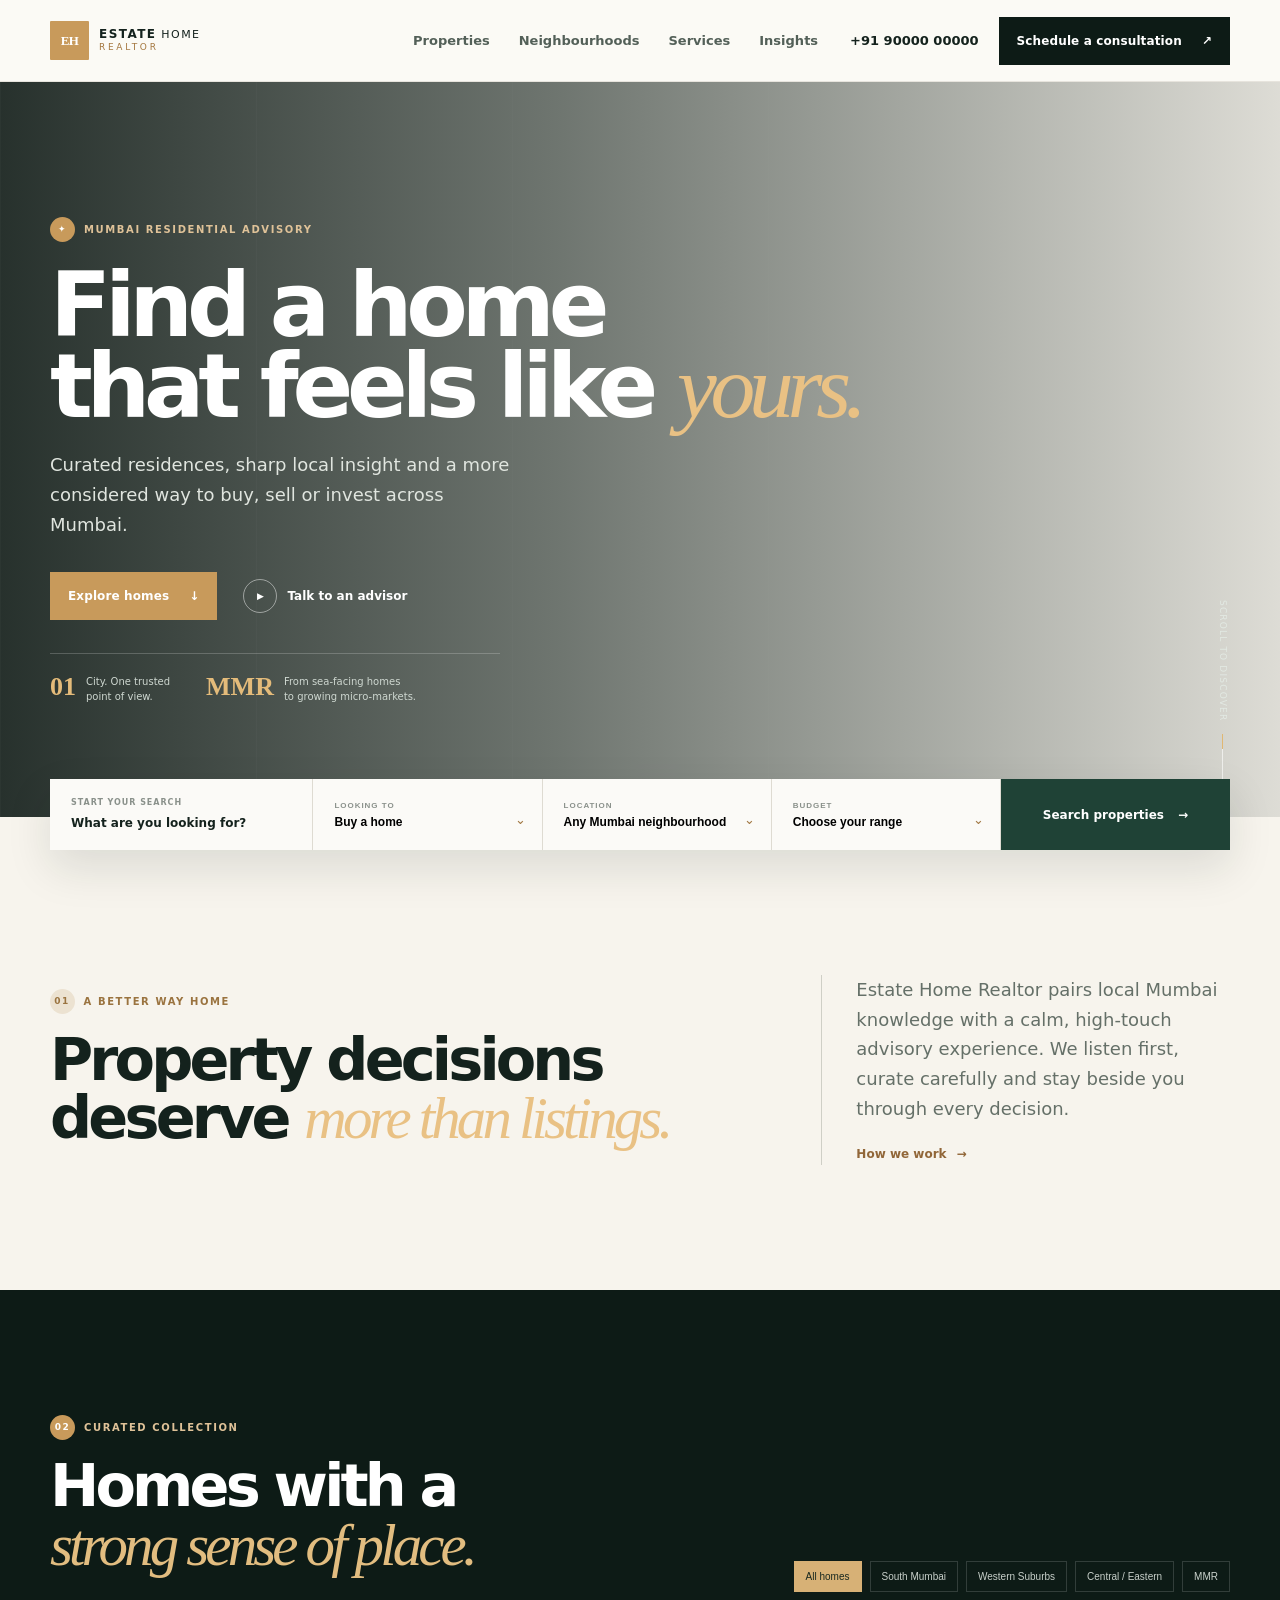
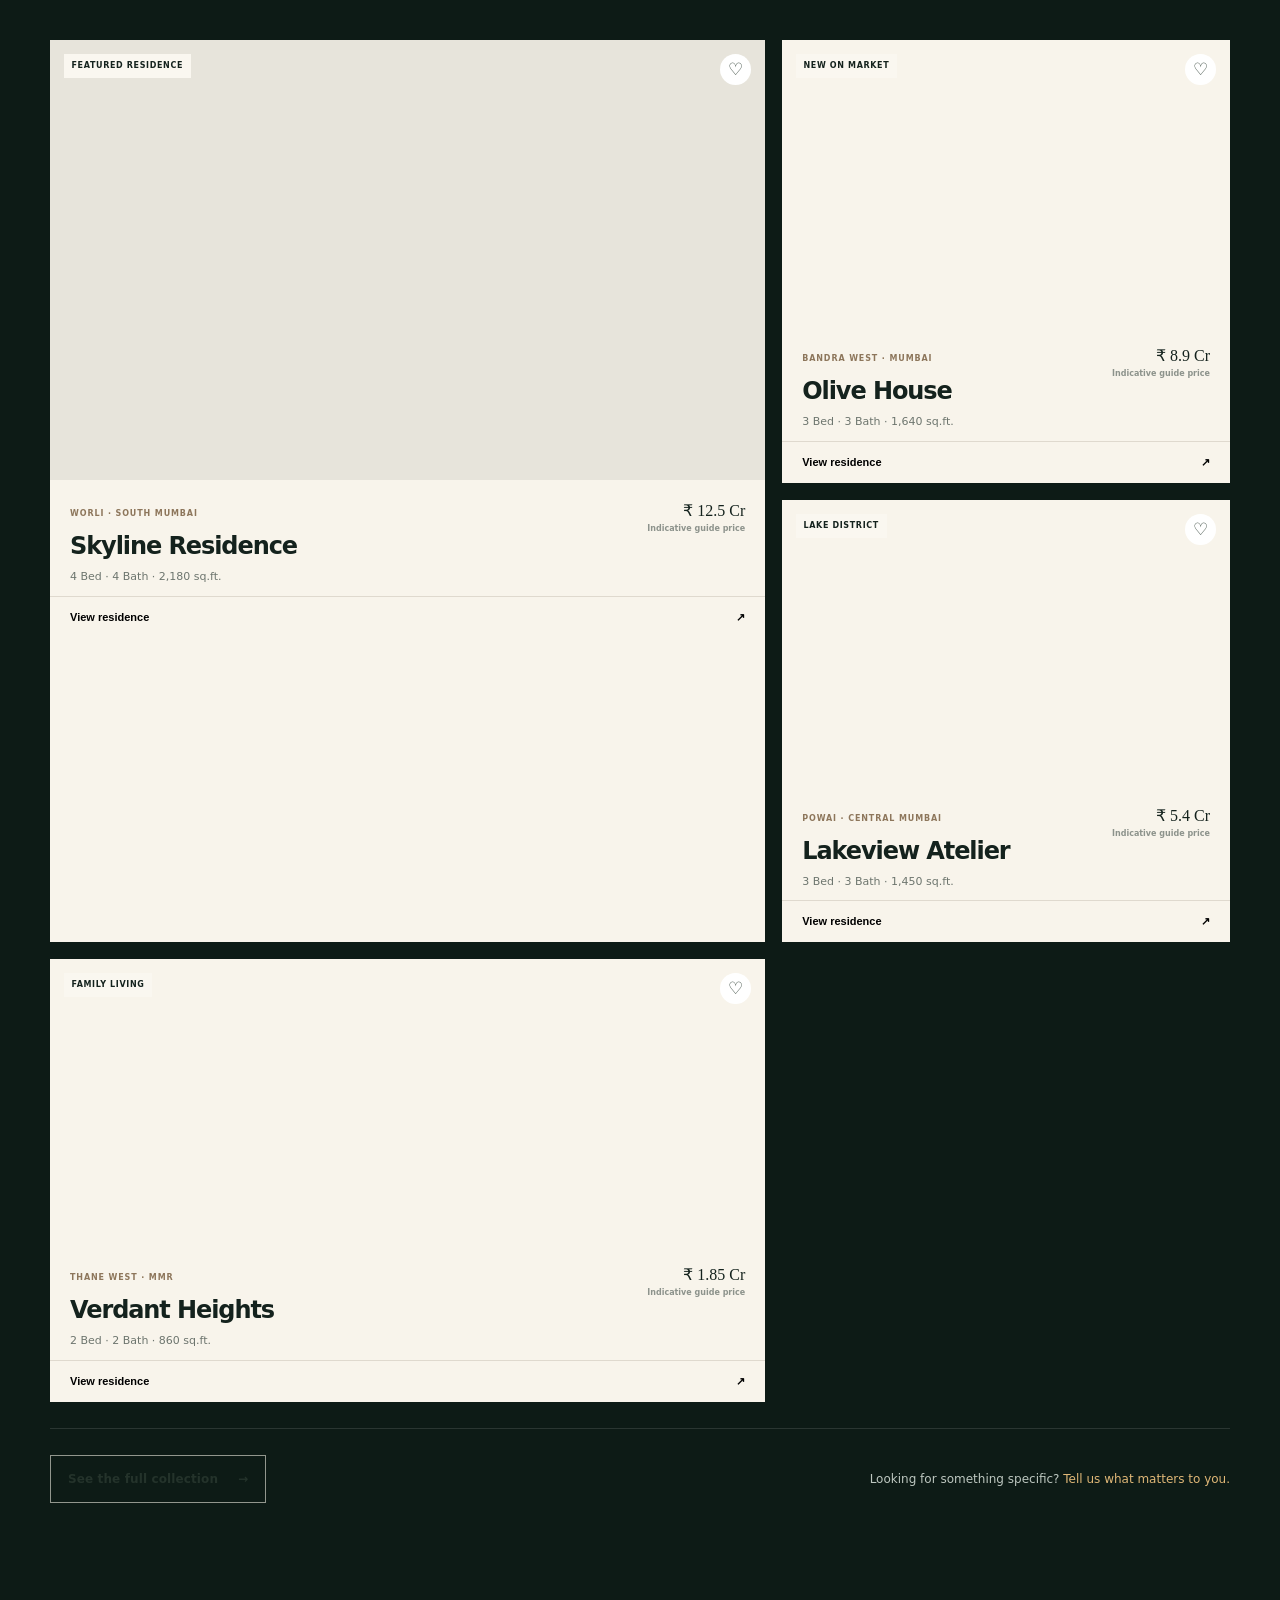
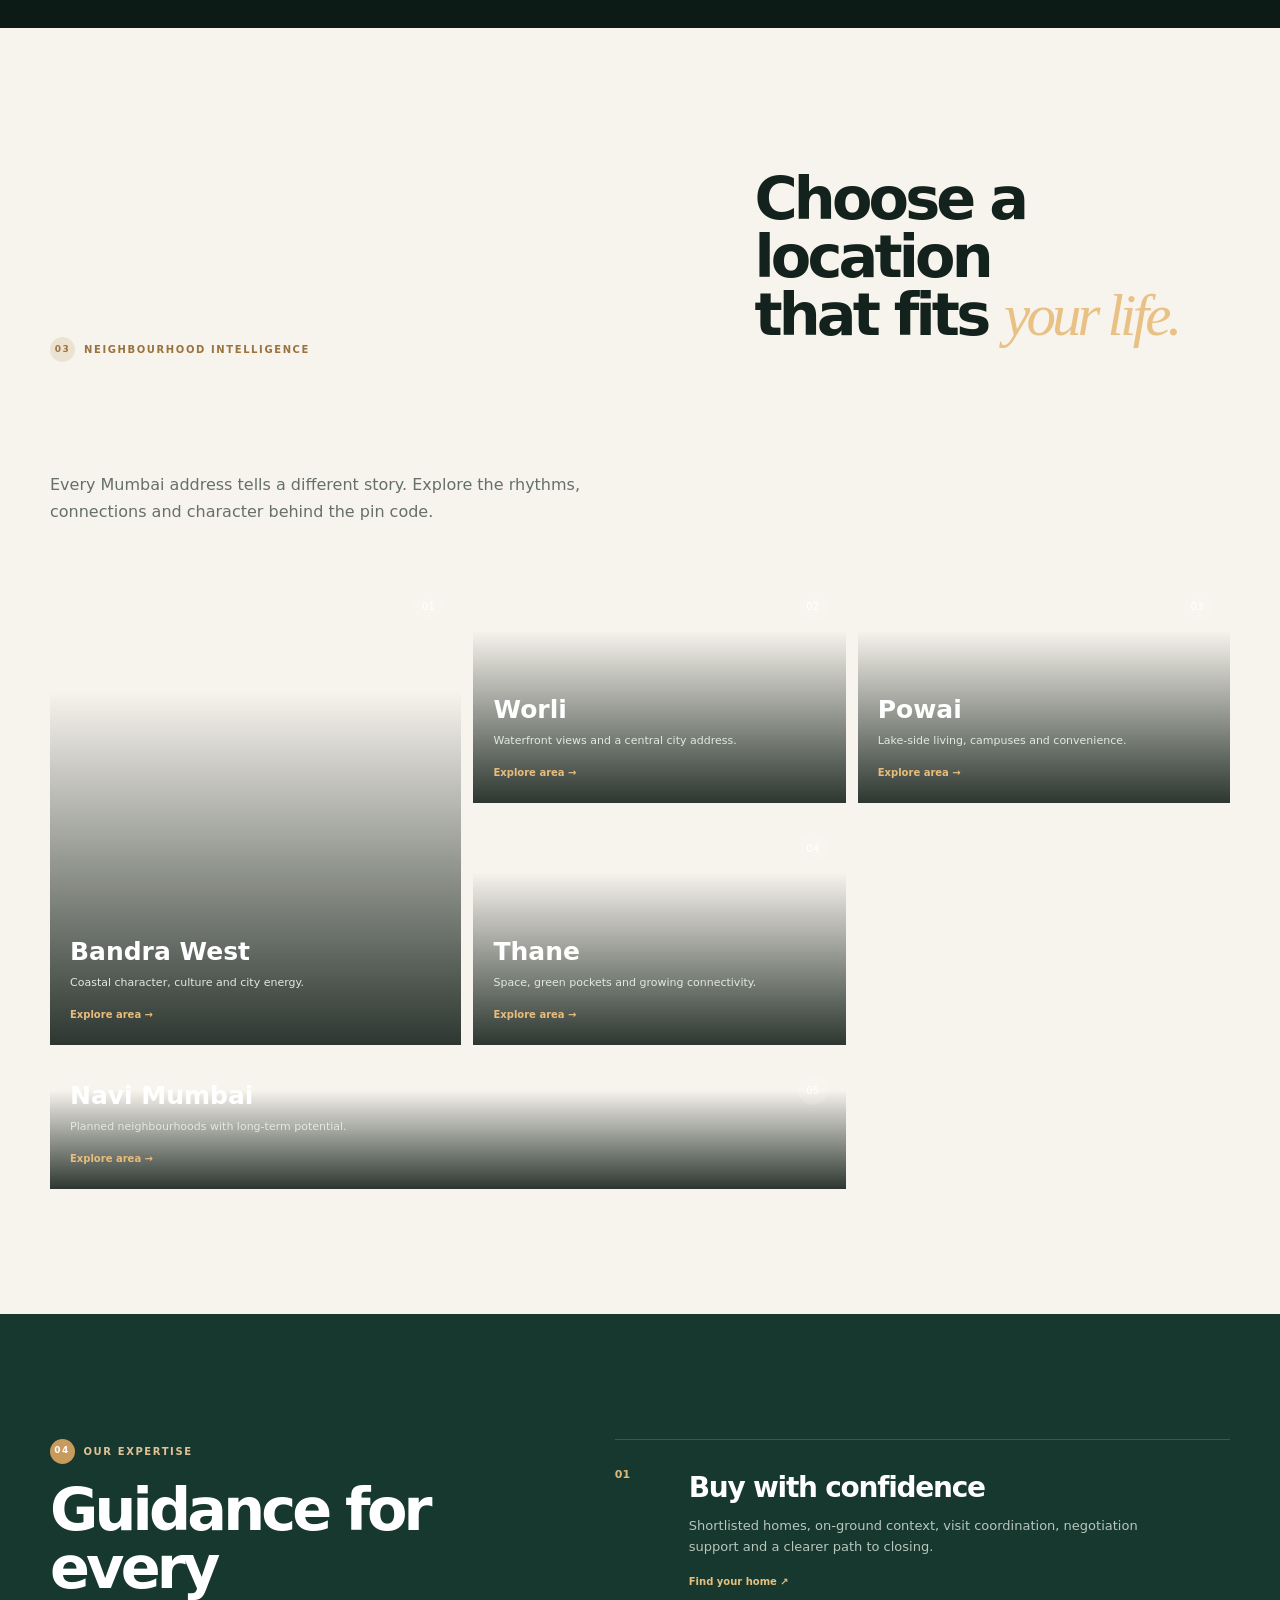
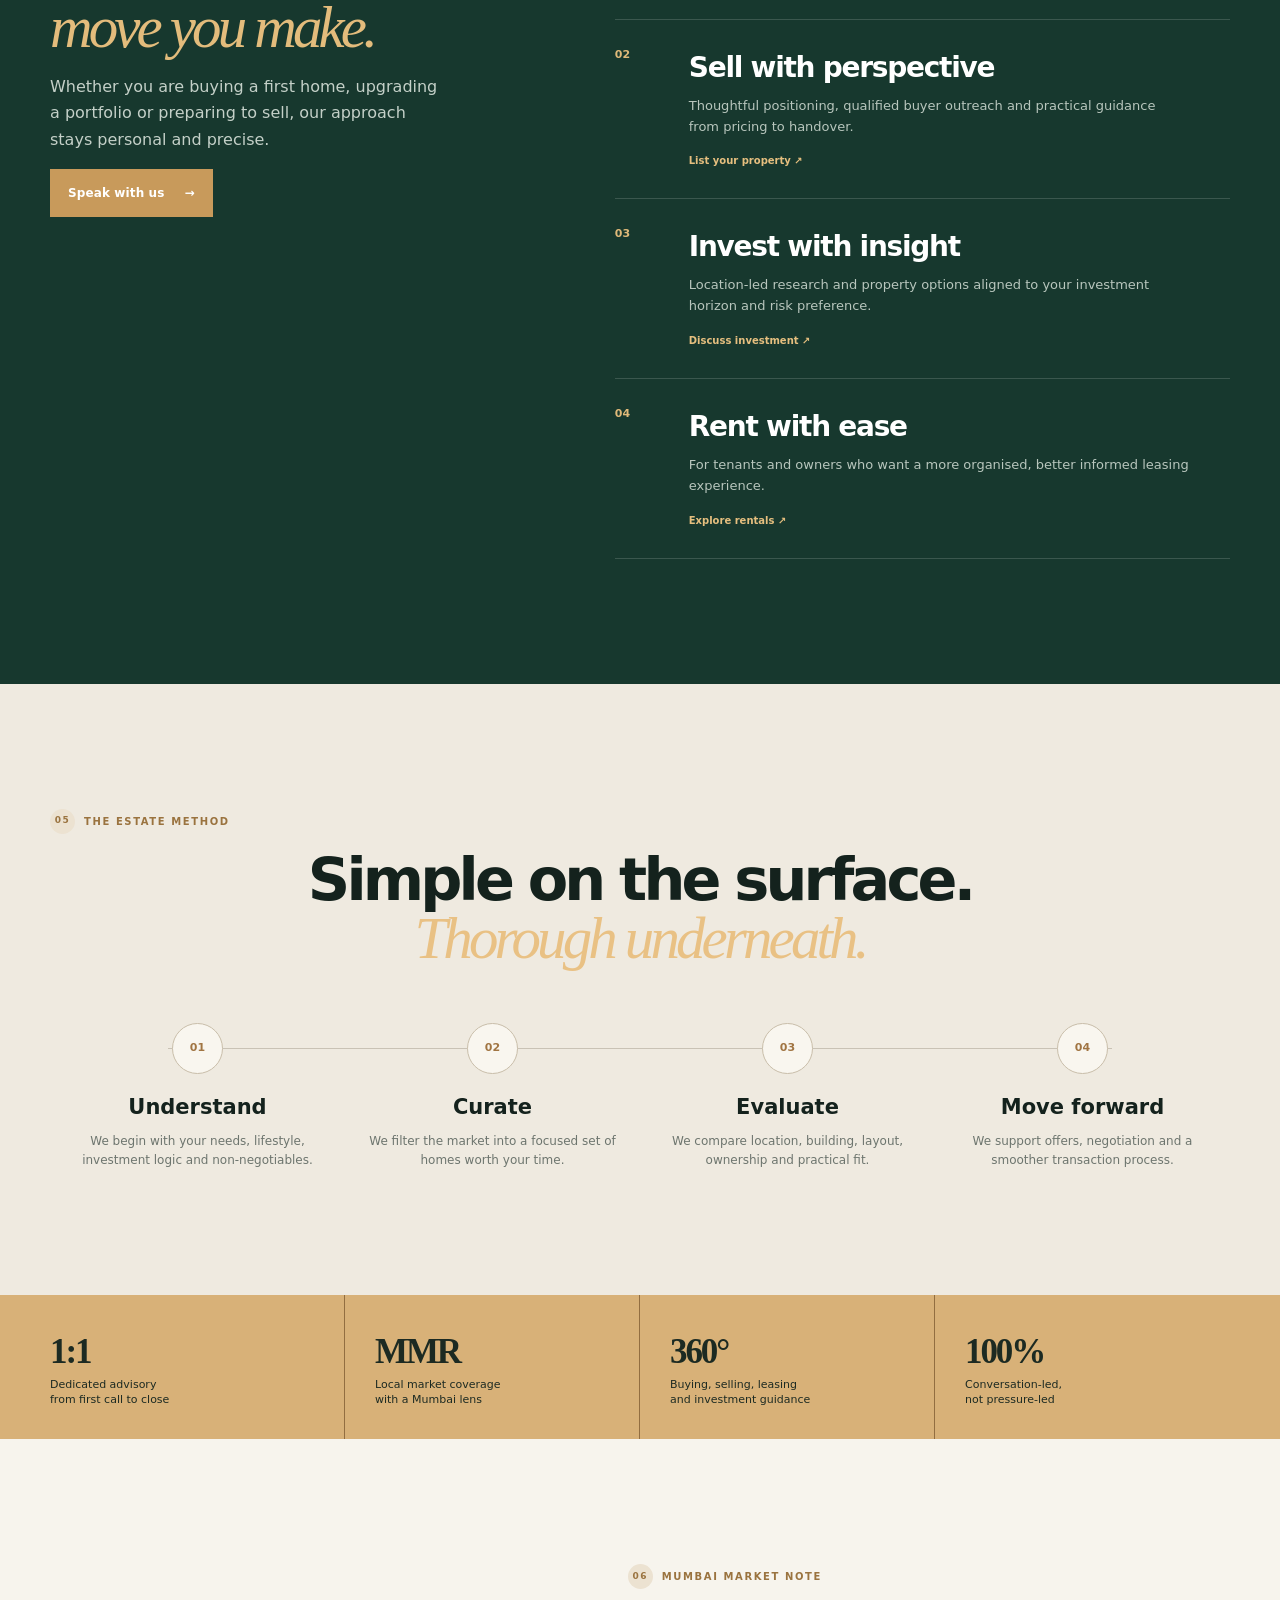
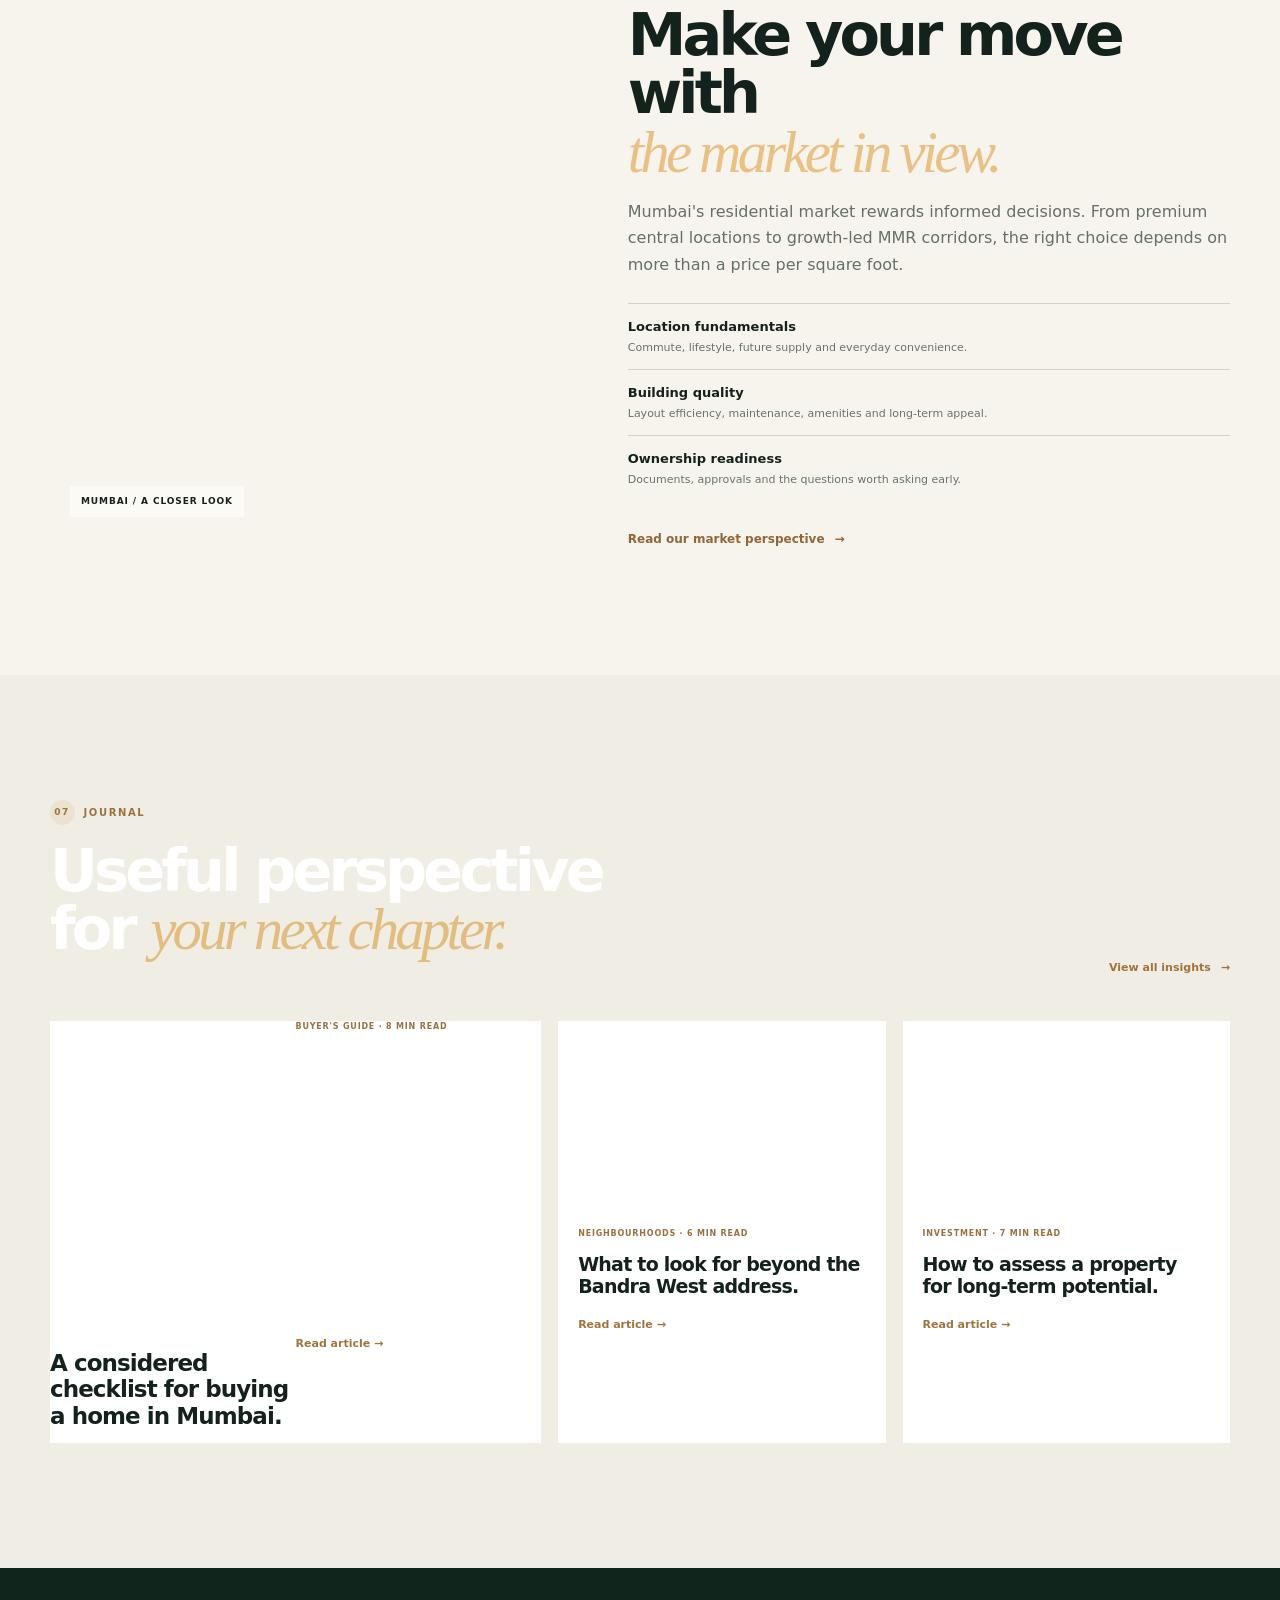
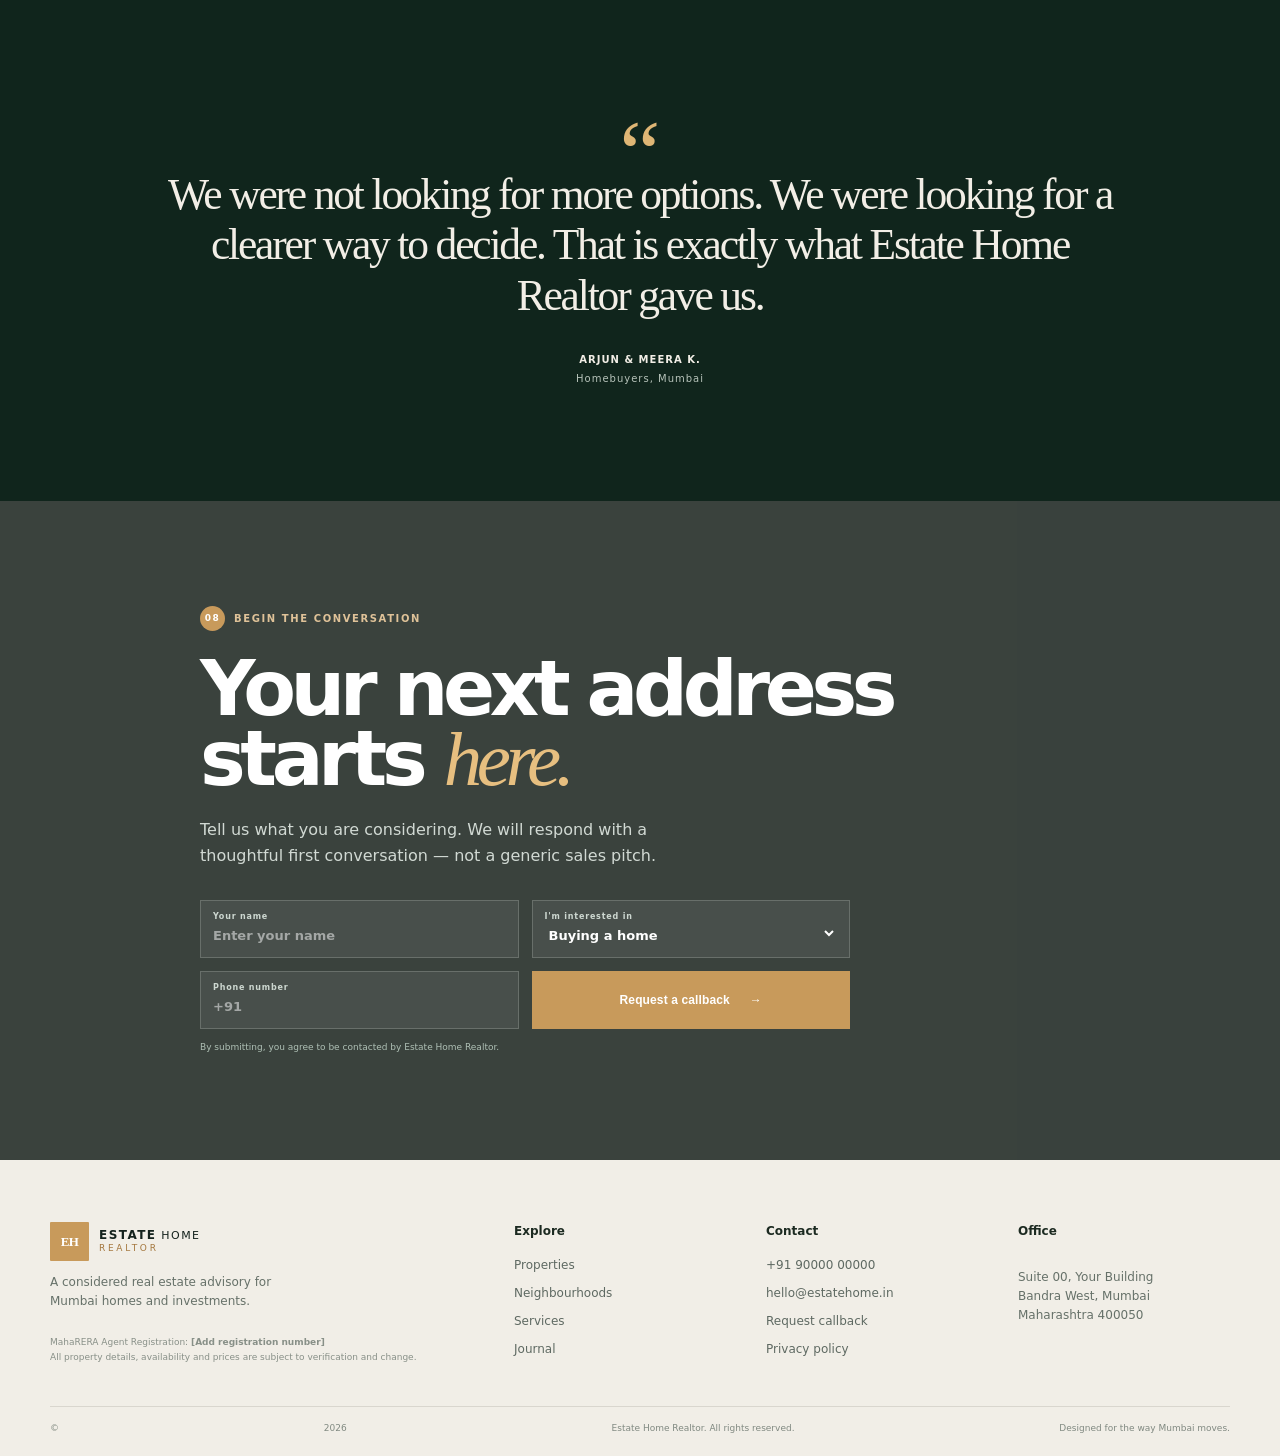
<file: ehr/index.html>
<!doctype html><html lang="en"><head><meta charset="utf-8"><meta name="viewport" content="width=device-width,initial-scale=1"><meta name="description" content="Estate Home Realtor — curated homes and property advisory across Mumbai."><title>Estate Home Realtor | Mumbai Property, Personally Guided</title><link rel="preconnect" href="https://images.unsplash.com"><link rel="stylesheet" href="style.css"></head>
<body>
<div class="loader" id="loader"><div class="loader-key">EH</div><span>Estate Home Realtor</span></div><div class="progress"><i id="progress"></i></div>
<header class="header"><div class="wrap nav"><a class="brand" href="#home"><span class="brand-mark">EH</span><span><b>ESTATE</b> HOME<br><em>REALTOR</em></span></a><button class="menu" aria-label="Open menu" aria-expanded="false"><i></i><i></i></button><nav id="nav"><a href="#properties">Properties</a><a href="#neighbourhoods">Neighbourhoods</a><a href="#services">Services</a><a href="#insights">Insights</a></nav><div class="nav-right"><a class="phone" href="tel:+919000000000">+91 90000 00000</a><a class="button dark" href="#consult">Schedule a consultation <span>↗</span></a></div></div></header>
<main id="home">
<section class="hero"><div class="hero-image"></div><div class="hero-overlay"></div><div class="hero-lines"></div><div class="wrap hero-content"><p class="kicker light"><span>✦</span> Mumbai residential advisory</p><h1>Find a home<br>that feels like <em>yours.</em></h1><p class="hero-copy">Curated residences, sharp local insight and a more considered way to buy, sell or invest across Mumbai.</p><div class="hero-actions"><a class="button gold" href="#properties">Explore homes <span>↓</span></a><a class="play" href="#consult"><i>▶</i> Talk to an advisor</a></div><div class="hero-stats"><div><b>01</b><span>City. One trusted<br>point of view.</span></div><div><b>MMR</b><span>From sea-facing homes<br>to growing micro-markets.</span></div></div></div><div class="hero-scroll"><span>SCROLL TO DISCOVER</span><i></i></div></section>
<section class="search-bar"><div class="wrap search-inner"><div class="search-label"><small>START YOUR SEARCH</small><b>What are you looking for?</b></div><button class="search-field" data-filter="all"><small>LOOKING TO</small><b>Buy a home</b><span>⌄</span></button><button class="search-field" data-filter="all"><small>LOCATION</small><b>Any Mumbai neighbourhood</b><span>⌄</span></button><button class="search-field" data-filter="all"><small>BUDGET</small><b>Choose your range</b><span>⌄</span></button><a href="#properties" class="search-go">Search properties <span>→</span></a></div></section>
<section class="intro section"><div class="wrap split-intro"><div class="reveal"><p class="kicker"><span>01</span> A better way home</p><h2>Property decisions<br>deserve <em>more than listings.</em></h2></div><div class="intro-body reveal"><p>Estate Home Realtor pairs local Mumbai knowledge with a calm, high-touch advisory experience. We listen first, curate carefully and stay beside you through every decision.</p><a class="arrow-link" href="#services">How we work <span>→</span></a></div></div></section>
<section id="properties" class="properties section"><div class="wrap"><div class="section-top reveal"><div><p class="kicker light"><span>02</span> Curated collection</p><h2>Homes with a<br><em>strong sense of place.</em></h2></div><div class="property-controls"><button class="filter active" data-filter="all">All homes</button><button class="filter" data-filter="south">South Mumbai</button><button class="filter" data-filter="western">Western Suburbs</button><button class="filter" data-filter="central">Central / Eastern</button><button class="filter" data-filter="mmr">MMR</button></div></div><div class="property-grid">
<article class="property-card large reveal" data-area="south"><div class="property-img img-worli"><span class="tag">Featured residence</span><button class="save" aria-label="Save property">♡</button></div><div class="property-info"><div><small>WORLI · SOUTH MUMBAI</small><h3>Skyline Residence</h3><p>4 Bed · 4 Bath · 2,180 sq.ft.</p></div><div class="price">₹ 12.5 Cr<small>Indicative guide price</small></div></div><button class="card-link" data-modal="Skyline Residence">View residence <span>↗</span></button></article>
<article class="property-card reveal" data-area="western"><div class="property-img img-bandra"><span class="tag">New on market</span><button class="save" aria-label="Save property">♡</button></div><div class="property-info"><div><small>BANDRA WEST · MUMBAI</small><h3>Olive House</h3><p>3 Bed · 3 Bath · 1,640 sq.ft.</p></div><div class="price">₹ 8.9 Cr<small>Indicative guide price</small></div></div><button class="card-link" data-modal="Olive House">View residence <span>↗</span></button></article>
<article class="property-card reveal" data-area="central"><div class="property-img img-powai"><span class="tag">Lake district</span><button class="save" aria-label="Save property">♡</button></div><div class="property-info"><div><small>POWAI · CENTRAL MUMBAI</small><h3>Lakeview Atelier</h3><p>3 Bed · 3 Bath · 1,450 sq.ft.</p></div><div class="price">₹ 5.4 Cr<small>Indicative guide price</small></div></div><button class="card-link" data-modal="Lakeview Atelier">View residence <span>↗</span></button></article>
<article class="property-card reveal" data-area="mmr"><div class="property-img img-thane"><span class="tag">Family living</span><button class="save" aria-label="Save property">♡</button></div><div class="property-info"><div><small>THANE WEST · MMR</small><h3>Verdant Heights</h3><p>2 Bed · 2 Bath · 860 sq.ft.</p></div><div class="price">₹ 1.85 Cr<small>Indicative guide price</small></div></div><button class="card-link" data-modal="Verdant Heights">View residence <span>↗</span></button></article>
</div><div class="view-all reveal"><a class="button outline" href="#consult">See the full collection <span>→</span></a><p>Looking for something specific? <a href="#consult">Tell us what matters to you.</a></p></div></div></section>
<section id="neighbourhoods" class="neighbourhoods section"><div class="wrap"><div class="neighbour-top reveal"><p class="kicker"><span>03</span> Neighbourhood intelligence</p><h2>Choose a location<br>that fits <em>your life.</em></h2><p>Every Mumbai address tells a different story. Explore the rhythms, connections and character behind the pin code.</p></div><div class="place-grid">
<article class="place-card place-a reveal"><span>01</span><div><h3>Bandra West</h3><p>Coastal character, culture and city energy.</p><a href="#consult">Explore area →</a></div></article><article class="place-card place-b reveal"><span>02</span><div><h3>Worli</h3><p>Waterfront views and a central city address.</p><a href="#consult">Explore area →</a></div></article><article class="place-card place-c reveal"><span>03</span><div><h3>Powai</h3><p>Lake-side living, campuses and convenience.</p><a href="#consult">Explore area →</a></div></article><article class="place-card place-d reveal"><span>04</span><div><h3>Thane</h3><p>Space, green pockets and growing connectivity.</p><a href="#consult">Explore area →</a></div></article><article class="place-card place-e reveal"><span>05</span><div><h3>Navi Mumbai</h3><p>Planned neighbourhoods with long-term potential.</p><a href="#consult">Explore area →</a></div></article></div></div></section>
<section id="services" class="services section"><div class="wrap service-layout"><div class="service-sticky reveal"><p class="kicker light"><span>04</span> Our expertise</p><h2>Guidance for every<br><em>move you make.</em></h2><p>Whether you are buying a first home, upgrading a portfolio or preparing to sell, our approach stays personal and precise.</p><a class="button gold" href="#consult">Speak with us <span>→</span></a></div><div class="service-list"><article class="reveal"><span>01</span><div><h3>Buy with confidence</h3><p>Shortlisted homes, on-ground context, visit coordination, negotiation support and a clearer path to closing.</p><a href="#consult">Find your home ↗</a></div></article><article class="reveal"><span>02</span><div><h3>Sell with perspective</h3><p>Thoughtful positioning, qualified buyer outreach and practical guidance from pricing to handover.</p><a href="#consult">List your property ↗</a></div></article><article class="reveal"><span>03</span><div><h3>Invest with insight</h3><p>Location-led research and property options aligned to your investment horizon and risk preference.</p><a href="#consult">Discuss investment ↗</a></div></article><article class="reveal"><span>04</span><div><h3>Rent with ease</h3><p>For tenants and owners who want a more organised, better informed leasing experience.</p><a href="#consult">Explore rentals ↗</a></div></article></div></div></section>
<section class="process section"><div class="wrap"><div class="process-head reveal"><p class="kicker"><span>05</span> The estate method</p><h2>Simple on the surface.<br><em>Thorough underneath.</em></h2></div><div class="process-grid"><article class="reveal"><i>01</i><h3>Understand</h3><p>We begin with your needs, lifestyle, investment logic and non-negotiables.</p></article><article class="reveal"><i>02</i><h3>Curate</h3><p>We filter the market into a focused set of homes worth your time.</p></article><article class="reveal"><i>03</i><h3>Evaluate</h3><p>We compare location, building, layout, ownership and practical fit.</p></article><article class="reveal"><i>04</i><h3>Move forward</h3><p>We support offers, negotiation and a smoother transaction process.</p></article></div></div></section>
<section class="numbers"><div class="wrap numbers-grid"><div class="reveal"><b>1:1</b><span>Dedicated advisory<br>from first call to close</span></div><div class="reveal"><b>MMR</b><span>Local market coverage<br>with a Mumbai lens</span></div><div class="reveal"><b>360°</b><span>Buying, selling, leasing<br>and investment guidance</span></div><div class="reveal"><b>100%</b><span>Conversation-led,<br>not pressure-led</span></div></div></section>
<section class="market section"><div class="wrap market-layout"><div class="market-image reveal"></div><div class="market-copy reveal"><p class="kicker"><span>06</span> Mumbai market note</p><h2>Make your move with<br><em>the market in view.</em></h2><p>Mumbai's residential market rewards informed decisions. From premium central locations to growth-led MMR corridors, the right choice depends on more than a price per square foot.</p><ul><li><b>Location fundamentals</b><span>Commute, lifestyle, future supply and everyday convenience.</span></li><li><b>Building quality</b><span>Layout efficiency, maintenance, amenities and long-term appeal.</span></li><li><b>Ownership readiness</b><span>Documents, approvals and the questions worth asking early.</span></li></ul><a class="arrow-link" href="#insights">Read our market perspective <span>→</span></a></div></div></section>
<section id="insights" class="journal section"><div class="wrap"><div class="section-top reveal"><div><p class="kicker"><span>07</span> Journal</p><h2>Useful perspective<br>for <em>your next chapter.</em></h2></div><a class="arrow-link" href="#consult">View all insights <span>→</span></a></div><div class="journal-grid"><article class="journal-feature reveal"><div class="journal-photo jp1"></div><small>BUYER'S GUIDE · 8 MIN READ</small><h3>A considered checklist for buying a home in Mumbai.</h3><a href="#consult">Read article →</a></article><article class="journal-small reveal"><div class="journal-photo jp2"></div><small>NEIGHBOURHOODS · 6 MIN READ</small><h3>What to look for beyond the Bandra West address.</h3><a href="#consult">Read article →</a></article><article class="journal-small reveal"><div class="journal-photo jp3"></div><small>INVESTMENT · 7 MIN READ</small><h3>How to assess a property for long-term potential.</h3><a href="#consult">Read article →</a></article></div></div></section>
<section class="testimonial"><div class="wrap quote reveal"><span>“</span><blockquote>We were not looking for more options. We were looking for a clearer way to decide. That is exactly what Estate Home Realtor gave us.</blockquote><div><b>ARJUN & MEERA K.</b><small>Homebuyers, Mumbai</small></div></div></section>
<section id="consult" class="consult"><div class="consult-image"></div><div class="consult-shade"></div><div class="wrap consult-inner"><p class="kicker light"><span>08</span> Begin the conversation</p><h2>Your next address<br>starts <em>here.</em></h2><p>Tell us what you are considering. We will respond with a thoughtful first conversation — not a generic sales pitch.</p><form id="consultForm"><label><span>Your name</span><input required type="text" placeholder="Enter your name"></label><label><span>I'm interested in</span><select><option>Buying a home</option><option>Selling a property</option><option>Investing in Mumbai</option><option>Renting / Leasing</option></select></label><label><span>Phone number</span><input required type="tel" placeholder="+91"></label><button class="button gold" type="submit">Request a callback <span>→</span></button></form><small class="form-note">By submitting, you agree to be contacted by Estate Home Realtor.</small></div></section>
</main>
<footer><div class="wrap footer-grid"><div><a class="brand" href="#home"><span class="brand-mark">EH</span><span><b>ESTATE</b> HOME<br><em>REALTOR</em></span></a><p>A considered real estate advisory for Mumbai homes and investments.</p><small>MahaRERA Agent Registration: <b>[Add registration number]</b><br>All property details, availability and prices are subject to verification and change.</small></div><div><b>Explore</b><a href="#properties">Properties</a><a href="#neighbourhoods">Neighbourhoods</a><a href="#services">Services</a><a href="#insights">Journal</a></div><div><b>Contact</b><a href="tel:+919000000000">+91 90000 00000</a><a href="mailto:hello@estatehome.in">hello@estatehome.in</a><a href="#consult">Request callback</a><a href="#home">Privacy policy</a></div><div><b>Office</b><p>Suite 00, Your Building<br>Bandra West, Mumbai<br>Maharashtra 400050</p></div></div><div class="wrap footer-bottom">© <span id="year"></span> Estate Home Realtor. All rights reserved. <span>Designed for the way Mumbai moves.</span></div></footer>
<div class="modal" id="modal" aria-hidden="true"><div class="modal-box"><button id="closeModal" aria-label="Close">×</button><small>PRIVATE VIEWING</small><h3 id="modalTitle">Residence</h3><p>Share your preferred date and time. An Estate Home advisor will confirm availability and arrange a personal viewing.</p><a href="#consult" class="button dark" id="modalConsult">Request viewing <span>→</span></a></div></div><div class="toast" id="toast">Thank you — your request has been noted.</div><script src="script.js"></script></body></html>
</file>
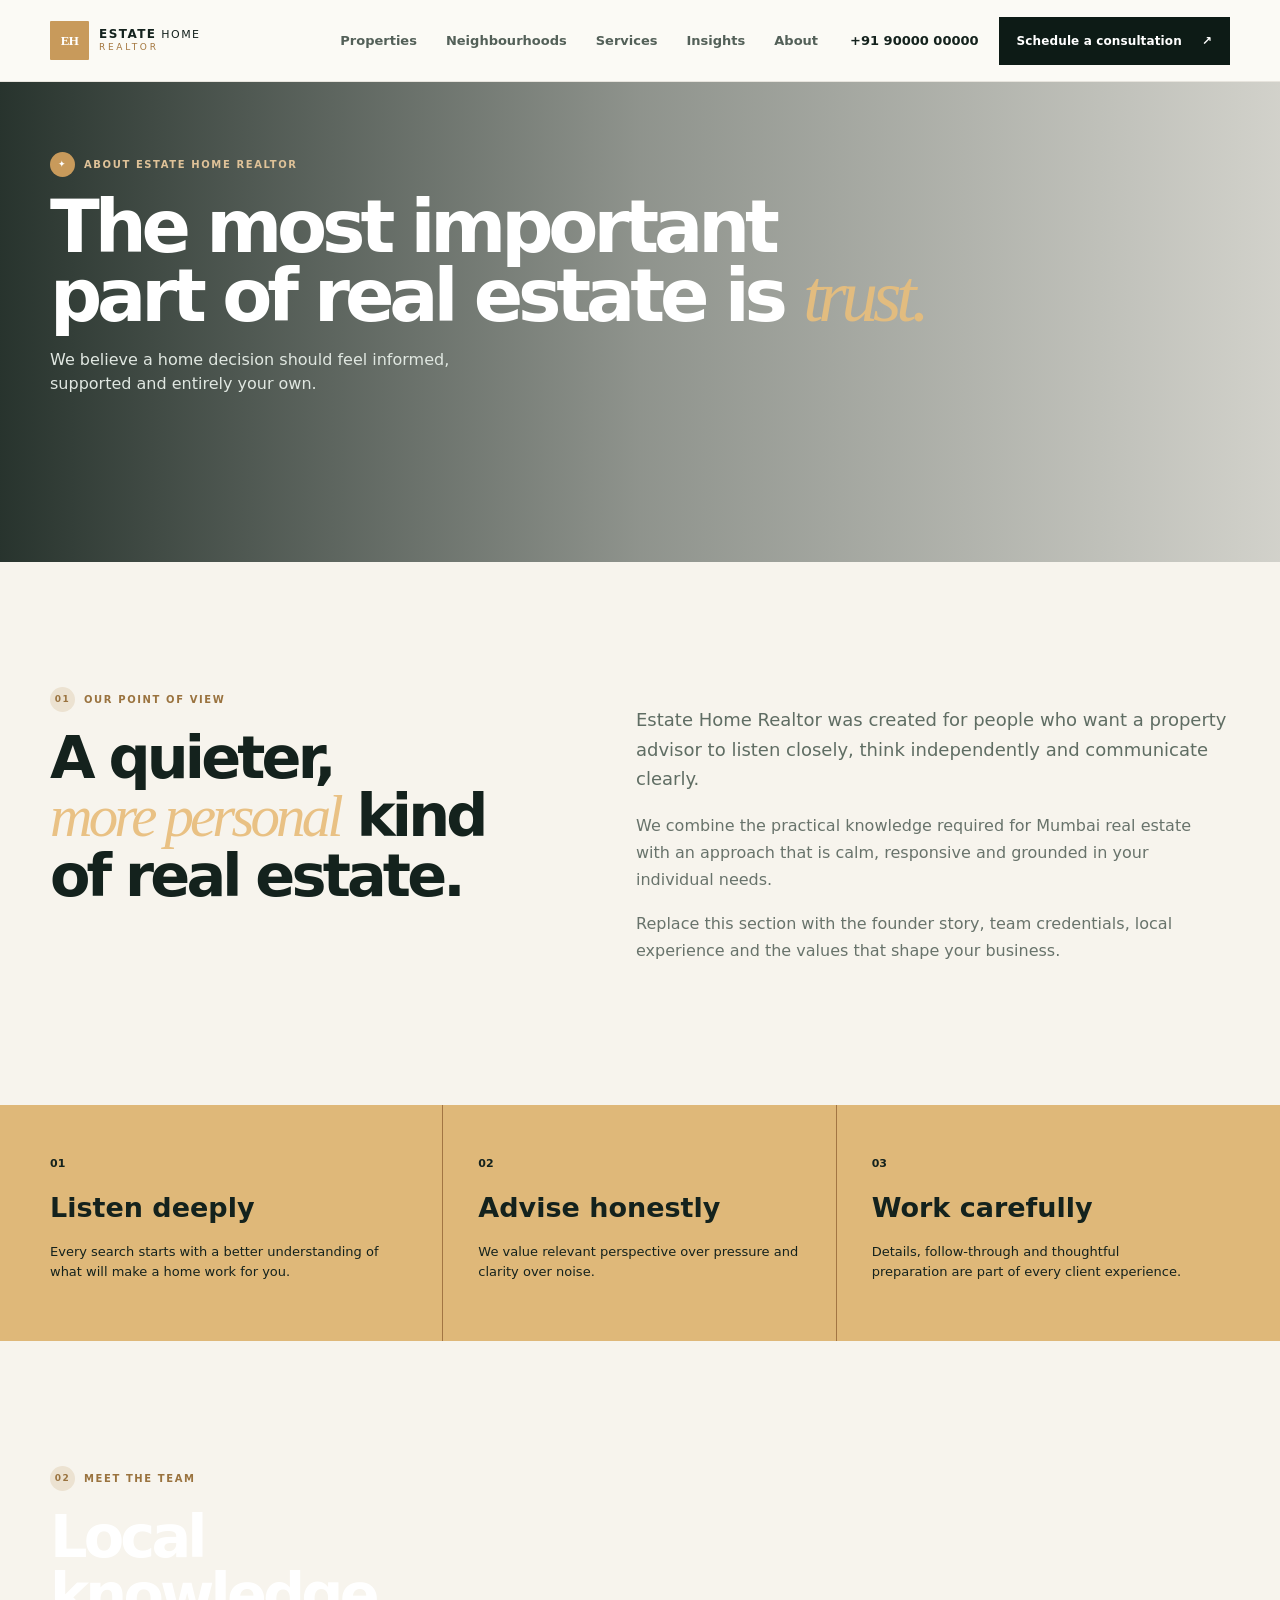
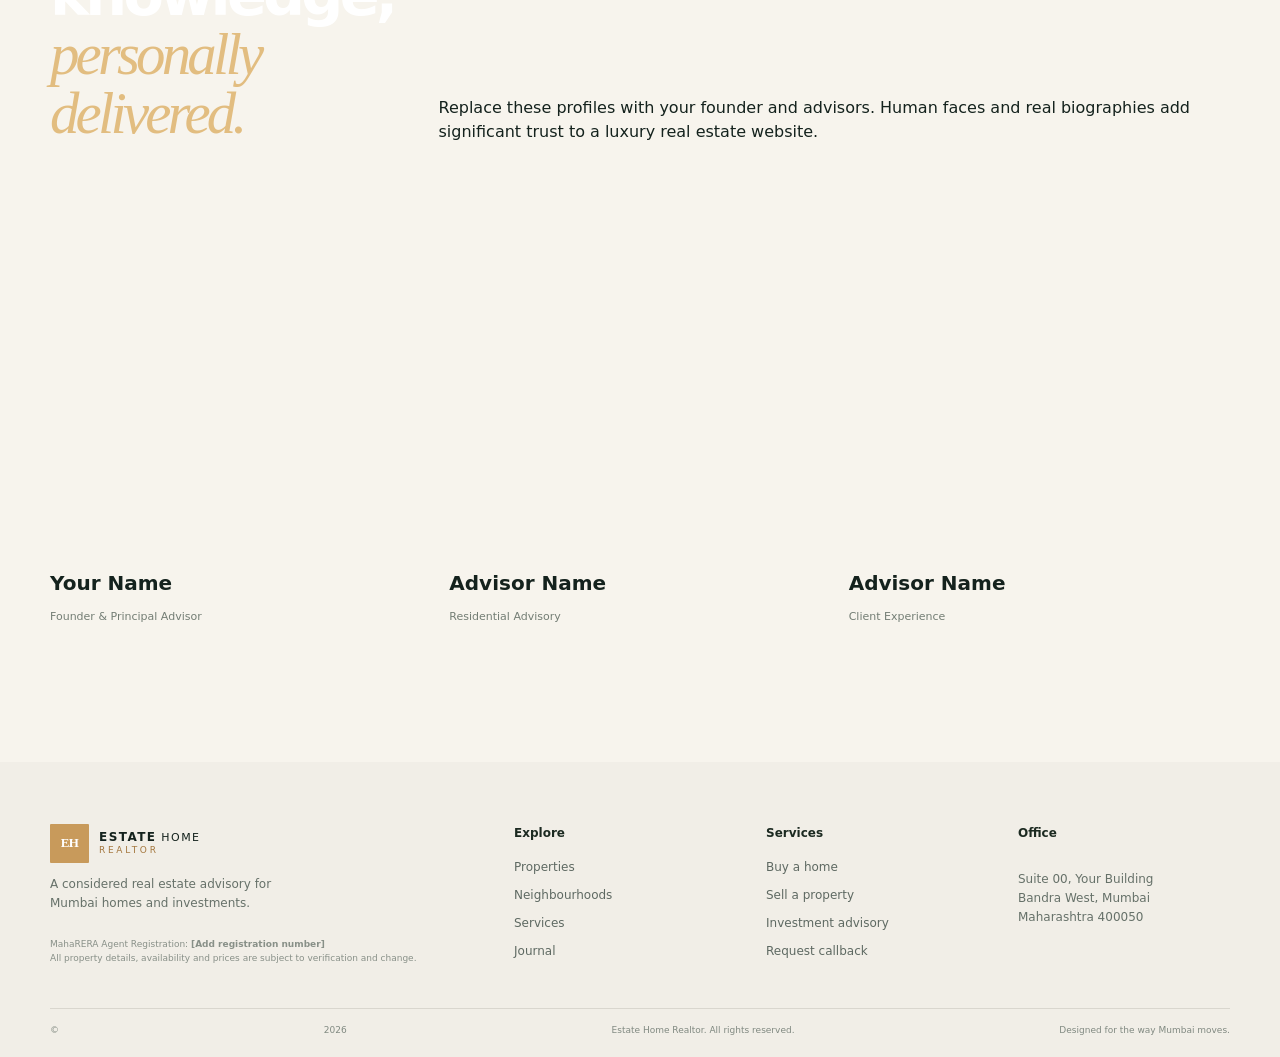
<file: ehr/about.html>
<!doctype html><html lang="en"><head><meta charset="utf-8"><meta name="viewport" content="width=device-width,initial-scale=1"><meta name="description" content="About — Estate Home Realtor, Mumbai."><title>About | Estate Home Realtor</title><link rel="preconnect" href="https://images.unsplash.com"><link rel="stylesheet" href="style.css"></head><body class="inner-page"><div class="progress"><i id="progress"></i></div><header class="header"><div class="wrap nav"><a class="brand" href="index.html"><span class="brand-mark">EH</span><span><b>ESTATE</b> HOME<br><em>REALTOR</em></span></a><button class="menu" aria-label="Open menu" aria-expanded="false"><i></i><i></i></button><nav id="nav"><a href="properties.html">Properties</a><a href="neighbourhoods.html">Neighbourhoods</a><a href="services.html">Services</a><a href="insights.html">Insights</a><a href="about.html">About</a></nav><div class="nav-right"><a class="phone" href="tel:+919000000000">+91 90000 00000</a><a class="button dark" href="contact.html">Schedule a consultation <span>↗</span></a></div></div></header><main><section class="page-hero" style="--page-image:url('https://images.unsplash.com/photo-1600607688960-e095ff83135c?auto=format&fit=crop&w=2000&q=85')"><div class="page-hero-shade"></div><div class="wrap page-hero-inner"><p class="kicker light"><span>✦</span> About Estate Home Realtor</p><h1>The most important<br>part of real estate is <em>trust.</em></h1><p>We believe a home decision should feel informed, supported and entirely your own.</p></div></section><section class="about-story section"><div class="wrap about-grid"><div><p class="kicker"><span>01</span> Our point of view</p><h2>A quieter,<br><em>more personal</em> kind<br>of real estate.</h2></div><div><p class="lead-copy">Estate Home Realtor was created for people who want a property advisor to listen closely, think independently and communicate clearly.</p><p>We combine the practical knowledge required for Mumbai real estate with an approach that is calm, responsive and grounded in your individual needs.</p><p>Replace this section with the founder story, team credentials, local experience and the values that shape your business.</p></div></div></section><section class="values"><div class="wrap"><article><span>01</span><h3>Listen deeply</h3><p>Every search starts with a better understanding of what will make a home work for you.</p></article><article><span>02</span><h3>Advise honestly</h3><p>We value relevant perspective over pressure and clarity over noise.</p></article><article><span>03</span><h3>Work carefully</h3><p>Details, follow-through and thoughtful preparation are part of every client experience.</p></article></div></section><section class="team-section section"><div class="wrap section-top"><div><p class="kicker"><span>02</span> Meet the team</p><h2>Local knowledge,<br><em>personally delivered.</em></h2></div><p>Replace these profiles with your founder and advisors. Human faces and real biographies add significant trust to a luxury real estate website.</p></div><div class="wrap team-grid"><article><div class="team-photo tp1"></div><h3>Your Name</h3><p>Founder & Principal Advisor</p></article><article><div class="team-photo tp2"></div><h3>Advisor Name</h3><p>Residential Advisory</p></article><article><div class="team-photo tp3"></div><h3>Advisor Name</h3><p>Client Experience</p></article></div></section></main><footer><div class="wrap footer-grid"><div><a class="brand" href="index.html"><span class="brand-mark">EH</span><span><b>ESTATE</b> HOME<br><em>REALTOR</em></span></a><p>A considered real estate advisory for Mumbai homes and investments.</p><small>MahaRERA Agent Registration: <b>[Add registration number]</b><br>All property details, availability and prices are subject to verification and change.</small></div><div><b>Explore</b><a href="properties.html">Properties</a><a href="neighbourhoods.html">Neighbourhoods</a><a href="services.html">Services</a><a href="insights.html">Journal</a></div><div><b>Services</b><a href="buying.html">Buy a home</a><a href="selling.html">Sell a property</a><a href="investment.html">Investment advisory</a><a href="contact.html">Request callback</a></div><div><b>Office</b><p>Suite 00, Your Building<br>Bandra West, Mumbai<br>Maharashtra 400050</p></div></div><div class="wrap footer-bottom">© <span id="year"></span> Estate Home Realtor. All rights reserved. <span>Designed for the way Mumbai moves.</span></div></footer><script src="script.js"></script></body></html>
</file>
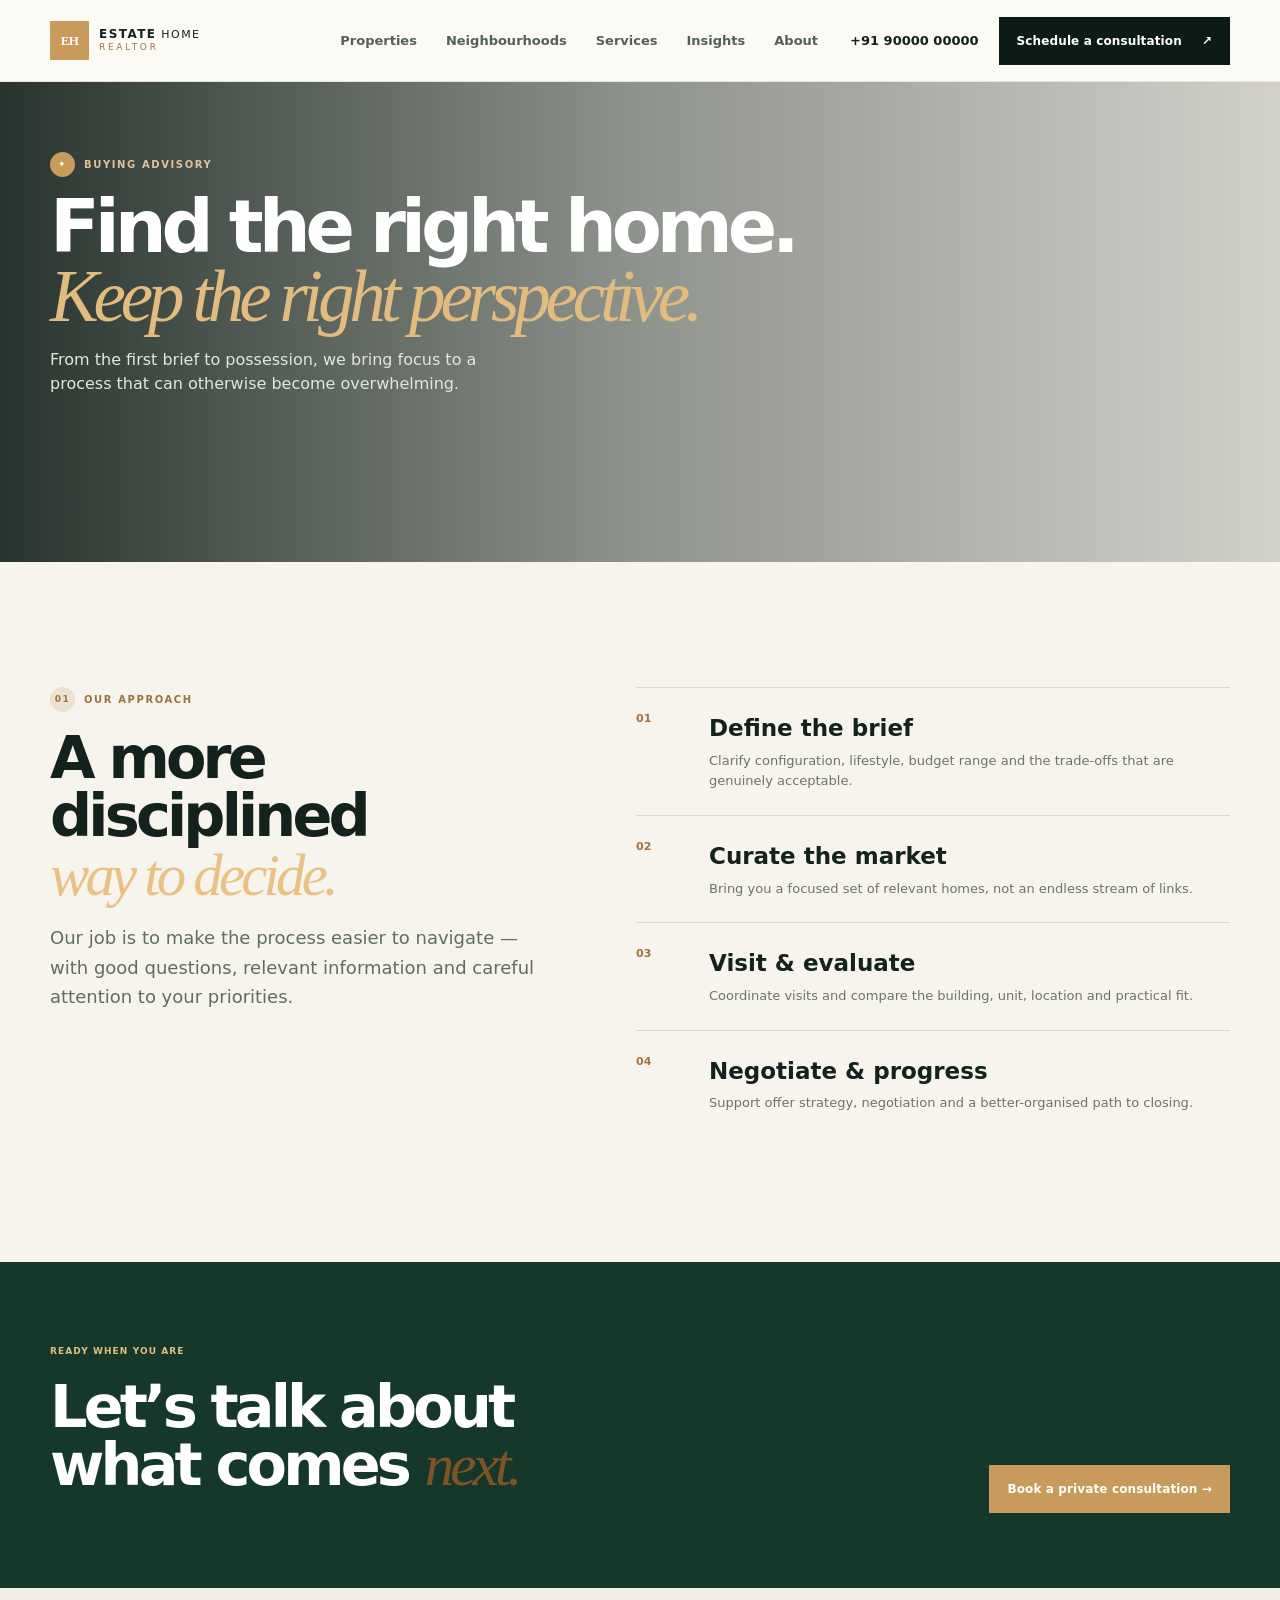
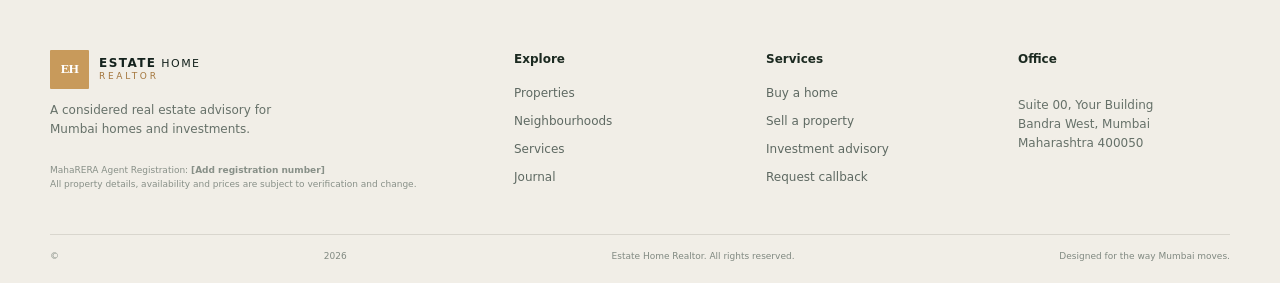
<file: ehr/buying.html>
<!doctype html><html lang="en"><head><meta charset="utf-8"><meta name="viewport" content="width=device-width,initial-scale=1"><meta name="description" content="Buying Advisory — Estate Home Realtor, Mumbai."><title>Buying Advisory | Estate Home Realtor</title><link rel="preconnect" href="https://images.unsplash.com"><link rel="stylesheet" href="style.css"></head><body class="inner-page"><div class="progress"><i id="progress"></i></div><header class="header"><div class="wrap nav"><a class="brand" href="index.html"><span class="brand-mark">EH</span><span><b>ESTATE</b> HOME<br><em>REALTOR</em></span></a><button class="menu" aria-label="Open menu" aria-expanded="false"><i></i><i></i></button><nav id="nav"><a href="properties.html">Properties</a><a href="neighbourhoods.html">Neighbourhoods</a><a href="services.html">Services</a><a href="insights.html">Insights</a><a href="about.html">About</a></nav><div class="nav-right"><a class="phone" href="tel:+919000000000">+91 90000 00000</a><a class="button dark" href="contact.html">Schedule a consultation <span>↗</span></a></div></div></header><main><section class="page-hero" style="--page-image:url('https://images.unsplash.com/photo-1600607687939-ce8a6c25118c?auto=format&fit=crop&w=2000&q=85')"><div class="page-hero-shade"></div><div class="wrap page-hero-inner"><p class="kicker light"><span>✦</span> Buying advisory</p><h1>Find the right home.<br><em>Keep the right perspective.</em></h1><p>From the first brief to possession, we bring focus to a process that can otherwise become overwhelming.</p></div></section><section class="advisory section"><div class="wrap advisory-grid"><div><p class="kicker"><span>01</span> Our approach</p><h2>A more disciplined<br><em>way to decide.</em></h2><p class="lead-copy">Our job is to make the process easier to navigate — with good questions, relevant information and careful attention to your priorities.</p></div><div class="advisory-steps"><article><span>01</span><div><h3>Define the brief</h3><p>Clarify configuration, lifestyle, budget range and the trade-offs that are genuinely acceptable.</p></div></article><article><span>02</span><div><h3>Curate the market</h3><p>Bring you a focused set of relevant homes, not an endless stream of links.</p></div></article><article><span>03</span><div><h3>Visit & evaluate</h3><p>Coordinate visits and compare the building, unit, location and practical fit.</p></div></article><article><span>04</span><div><h3>Negotiate & progress</h3><p>Support offer strategy, negotiation and a better-organised path to closing.</p></div></article></div></div></section><section class="advisory-cta"><div class="wrap"><div><small>READY WHEN YOU ARE</small><h2>Let’s talk about<br>what comes <em>next.</em></h2></div><a class="button gold" href="contact.html">Book a private consultation →</a></div></section></main><footer><div class="wrap footer-grid"><div><a class="brand" href="index.html"><span class="brand-mark">EH</span><span><b>ESTATE</b> HOME<br><em>REALTOR</em></span></a><p>A considered real estate advisory for Mumbai homes and investments.</p><small>MahaRERA Agent Registration: <b>[Add registration number]</b><br>All property details, availability and prices are subject to verification and change.</small></div><div><b>Explore</b><a href="properties.html">Properties</a><a href="neighbourhoods.html">Neighbourhoods</a><a href="services.html">Services</a><a href="insights.html">Journal</a></div><div><b>Services</b><a href="buying.html">Buy a home</a><a href="selling.html">Sell a property</a><a href="investment.html">Investment advisory</a><a href="contact.html">Request callback</a></div><div><b>Office</b><p>Suite 00, Your Building<br>Bandra West, Mumbai<br>Maharashtra 400050</p></div></div><div class="wrap footer-bottom">© <span id="year"></span> Estate Home Realtor. All rights reserved. <span>Designed for the way Mumbai moves.</span></div></footer><script src="script.js"></script></body></html>
</file>
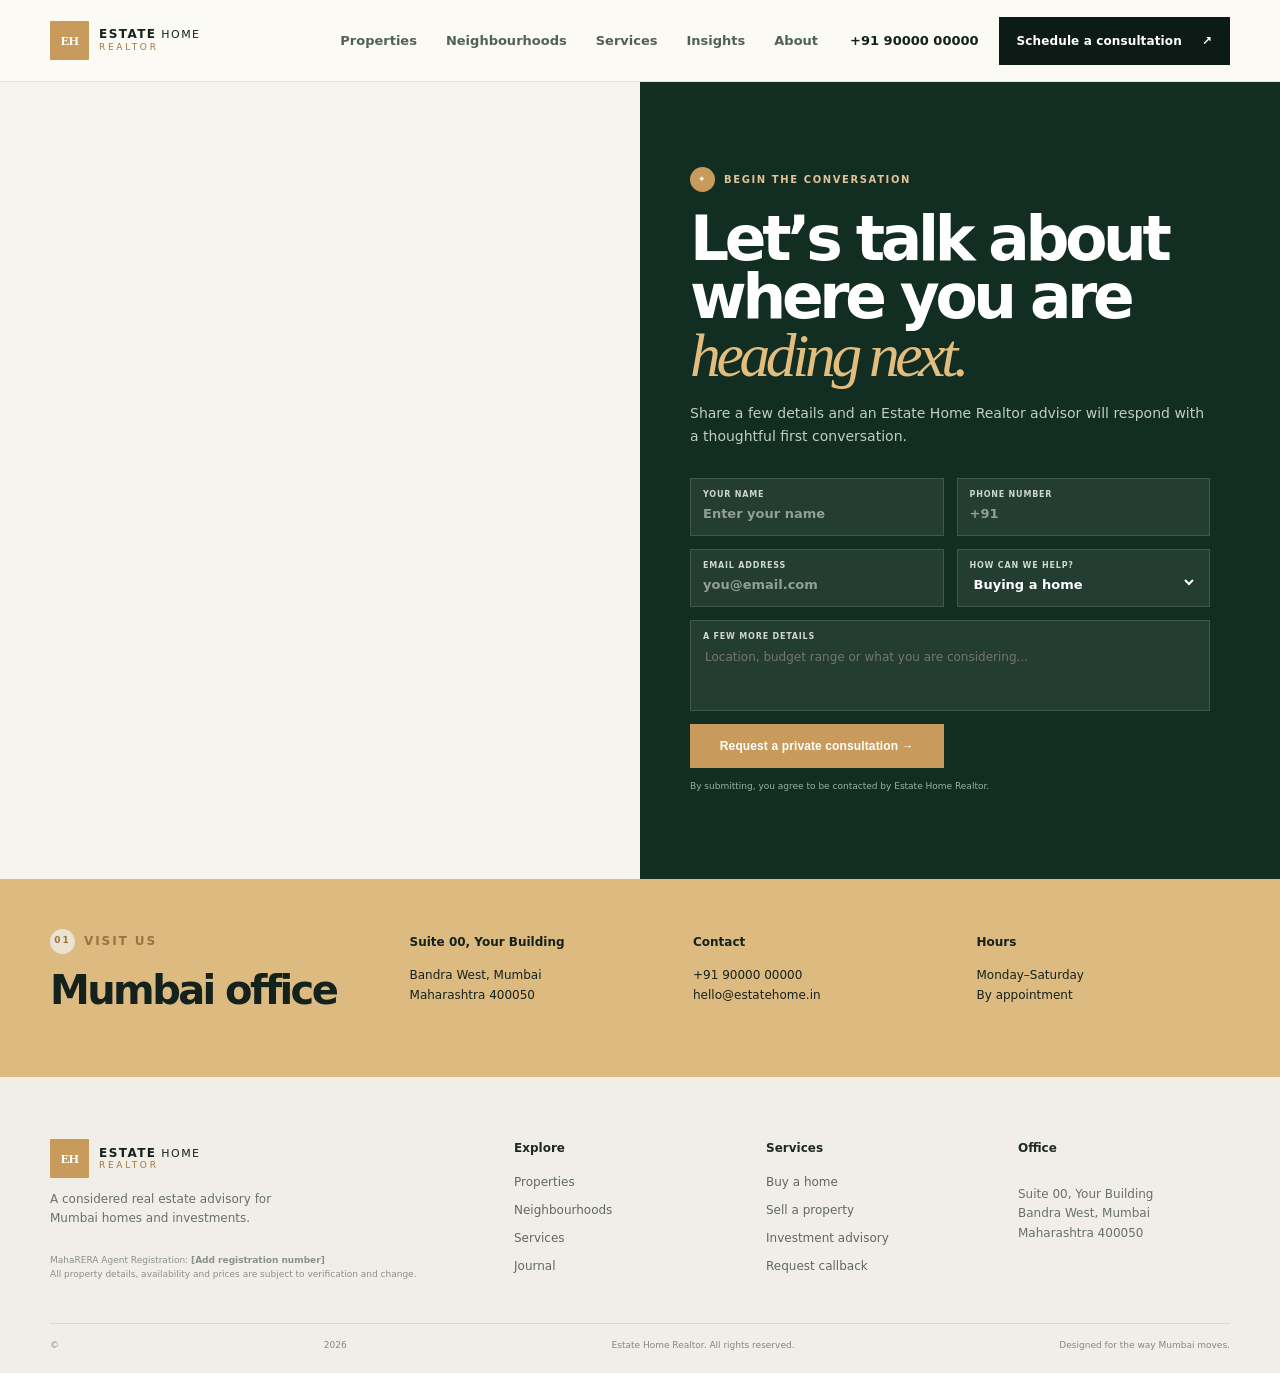
<file: ehr/contact.html>
<!doctype html><html lang="en"><head><meta charset="utf-8"><meta name="viewport" content="width=device-width,initial-scale=1"><meta name="description" content="Contact — Estate Home Realtor, Mumbai."><title>Contact | Estate Home Realtor</title><link rel="preconnect" href="https://images.unsplash.com"><link rel="stylesheet" href="style.css"></head><body class="inner-page"><div class="progress"><i id="progress"></i></div><header class="header"><div class="wrap nav"><a class="brand" href="index.html"><span class="brand-mark">EH</span><span><b>ESTATE</b> HOME<br><em>REALTOR</em></span></a><button class="menu" aria-label="Open menu" aria-expanded="false"><i></i><i></i></button><nav id="nav"><a href="properties.html">Properties</a><a href="neighbourhoods.html">Neighbourhoods</a><a href="services.html">Services</a><a href="insights.html">Insights</a><a href="about.html">About</a></nav><div class="nav-right"><a class="phone" href="tel:+919000000000">+91 90000 00000</a><a class="button dark" href="contact.html">Schedule a consultation <span>↗</span></a></div></div></header><main><section class="contact-page"><div class="contact-photo"></div><div class="contact-panel"><p class="kicker light"><span>✦</span> Begin the conversation</p><h1>Let’s talk about<br>where you are<br><em>heading next.</em></h1><p>Share a few details and an Estate Home Realtor advisor will respond with a thoughtful first conversation.</p><form id="contactForm"><label><span>YOUR NAME</span><input required placeholder="Enter your name"></label><label><span>PHONE NUMBER</span><input required placeholder="+91"></label><label><span>EMAIL ADDRESS</span><input type="email" placeholder="you@email.com"></label><label><span>HOW CAN WE HELP?</span><select><option>Buying a home</option><option>Selling a property</option><option>Investment advisory</option><option>Renting / Leasing</option></select></label><label class="wide"><span>A FEW MORE DETAILS</span><textarea placeholder="Location, budget range or what you are considering..."></textarea></label><button class="button gold" type="submit">Request a private consultation →</button></form><small>By submitting, you agree to be contacted by Estate Home Realtor.</small></div></section><section class="contact-office"><div class="wrap"><div><p class="kicker"><span>01</span> Visit us</p><h2>Mumbai office</h2></div><div><b>Suite 00, Your Building</b><p>Bandra West, Mumbai<br>Maharashtra 400050</p></div><div><b>Contact</b><p>+91 90000 00000<br>hello@estatehome.in</p></div><div><b>Hours</b><p>Monday–Saturday<br>By appointment</p></div></div></section></main><footer><div class="wrap footer-grid"><div><a class="brand" href="index.html"><span class="brand-mark">EH</span><span><b>ESTATE</b> HOME<br><em>REALTOR</em></span></a><p>A considered real estate advisory for Mumbai homes and investments.</p><small>MahaRERA Agent Registration: <b>[Add registration number]</b><br>All property details, availability and prices are subject to verification and change.</small></div><div><b>Explore</b><a href="properties.html">Properties</a><a href="neighbourhoods.html">Neighbourhoods</a><a href="services.html">Services</a><a href="insights.html">Journal</a></div><div><b>Services</b><a href="buying.html">Buy a home</a><a href="selling.html">Sell a property</a><a href="investment.html">Investment advisory</a><a href="contact.html">Request callback</a></div><div><b>Office</b><p>Suite 00, Your Building<br>Bandra West, Mumbai<br>Maharashtra 400050</p></div></div><div class="wrap footer-bottom">© <span id="year"></span> Estate Home Realtor. All rights reserved. <span>Designed for the way Mumbai moves.</span></div></footer><script src="script.js"></script></body></html>
</file>
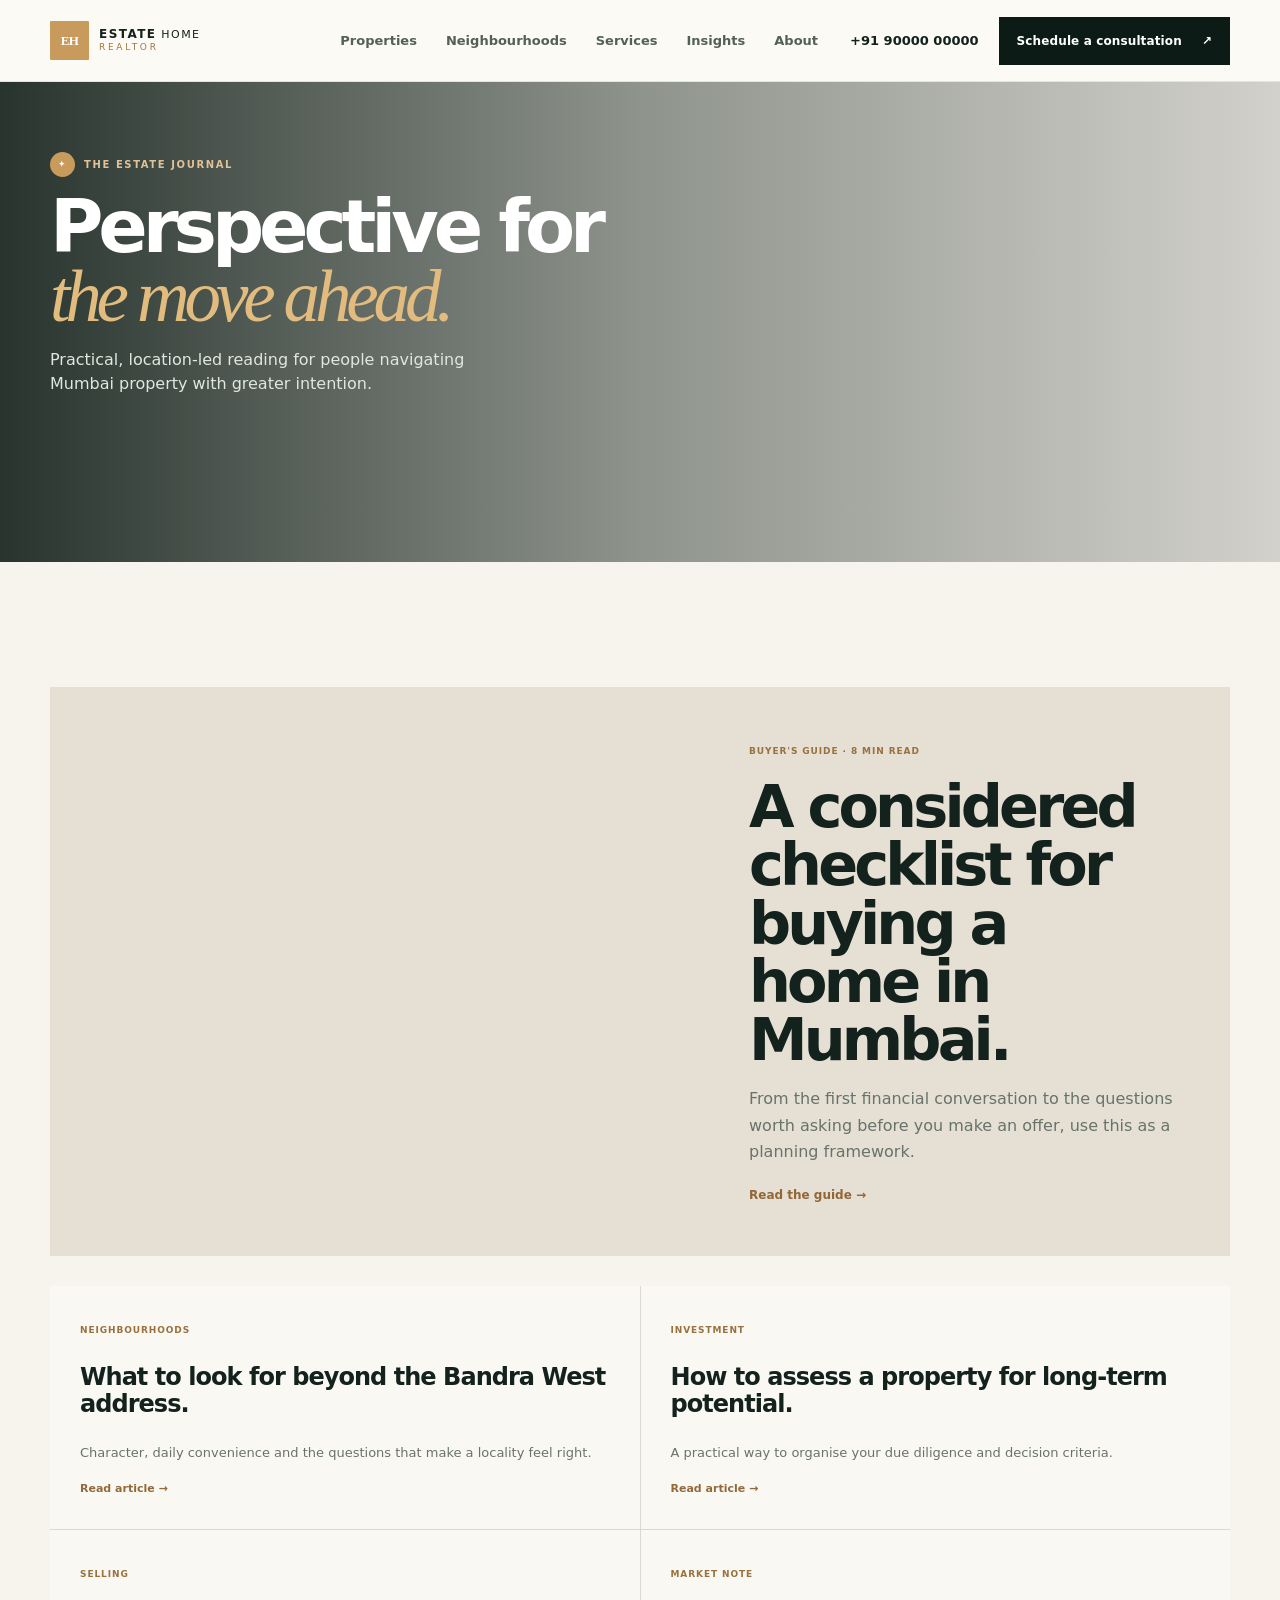
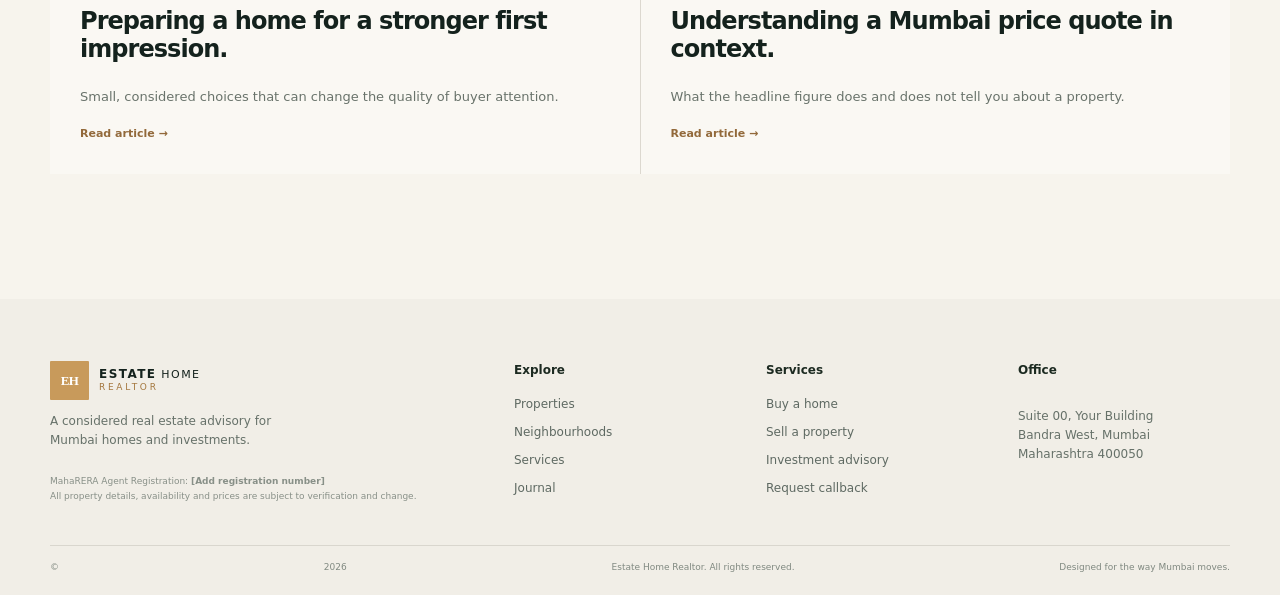
<file: ehr/insights.html>
<!doctype html><html lang="en"><head><meta charset="utf-8"><meta name="viewport" content="width=device-width,initial-scale=1"><meta name="description" content="Journal — Estate Home Realtor, Mumbai."><title>Journal | Estate Home Realtor</title><link rel="preconnect" href="https://images.unsplash.com"><link rel="stylesheet" href="style.css"></head><body class="inner-page"><div class="progress"><i id="progress"></i></div><header class="header"><div class="wrap nav"><a class="brand" href="index.html"><span class="brand-mark">EH</span><span><b>ESTATE</b> HOME<br><em>REALTOR</em></span></a><button class="menu" aria-label="Open menu" aria-expanded="false"><i></i><i></i></button><nav id="nav"><a href="properties.html">Properties</a><a href="neighbourhoods.html">Neighbourhoods</a><a href="services.html">Services</a><a href="insights.html">Insights</a><a href="about.html">About</a></nav><div class="nav-right"><a class="phone" href="tel:+919000000000">+91 90000 00000</a><a class="button dark" href="contact.html">Schedule a consultation <span>↗</span></a></div></div></header><main><section class="page-hero" style="--page-image:url('https://images.unsplash.com/photo-1545324418-cc1a3fa10c00?auto=format&fit=crop&w=2000&q=85')"><div class="page-hero-shade"></div><div class="wrap page-hero-inner"><p class="kicker light"><span>✦</span> The Estate Journal</p><h1>Perspective for<br><em>the move ahead.</em></h1><p>Practical, location-led reading for people navigating Mumbai property with greater intention.</p></div></section><section class="insights-page section"><div class="wrap"><div class="insight-feature"><div class="insight-feature-img"></div><div><small>BUYER'S GUIDE · 8 MIN READ</small><h2>A considered checklist for buying a home in Mumbai.</h2><p>From the first financial conversation to the questions worth asking before you make an offer, use this as a planning framework.</p><a class="arrow-link" href="contact.html">Read the guide →</a></div></div><div class="insight-grid"><article><span>NEIGHBOURHOODS</span><h3>What to look for beyond the Bandra West address.</h3><p>Character, daily convenience and the questions that make a locality feel right.</p><a href="contact.html">Read article →</a></article><article><span>INVESTMENT</span><h3>How to assess a property for long-term potential.</h3><p>A practical way to organise your due diligence and decision criteria.</p><a href="contact.html">Read article →</a></article><article><span>SELLING</span><h3>Preparing a home for a stronger first impression.</h3><p>Small, considered choices that can change the quality of buyer attention.</p><a href="contact.html">Read article →</a></article><article><span>MARKET NOTE</span><h3>Understanding a Mumbai price quote in context.</h3><p>What the headline figure does and does not tell you about a property.</p><a href="contact.html">Read article →</a></article></div></div></section></main><footer><div class="wrap footer-grid"><div><a class="brand" href="index.html"><span class="brand-mark">EH</span><span><b>ESTATE</b> HOME<br><em>REALTOR</em></span></a><p>A considered real estate advisory for Mumbai homes and investments.</p><small>MahaRERA Agent Registration: <b>[Add registration number]</b><br>All property details, availability and prices are subject to verification and change.</small></div><div><b>Explore</b><a href="properties.html">Properties</a><a href="neighbourhoods.html">Neighbourhoods</a><a href="services.html">Services</a><a href="insights.html">Journal</a></div><div><b>Services</b><a href="buying.html">Buy a home</a><a href="selling.html">Sell a property</a><a href="investment.html">Investment advisory</a><a href="contact.html">Request callback</a></div><div><b>Office</b><p>Suite 00, Your Building<br>Bandra West, Mumbai<br>Maharashtra 400050</p></div></div><div class="wrap footer-bottom">© <span id="year"></span> Estate Home Realtor. All rights reserved. <span>Designed for the way Mumbai moves.</span></div></footer><script src="script.js"></script></body></html>
</file>
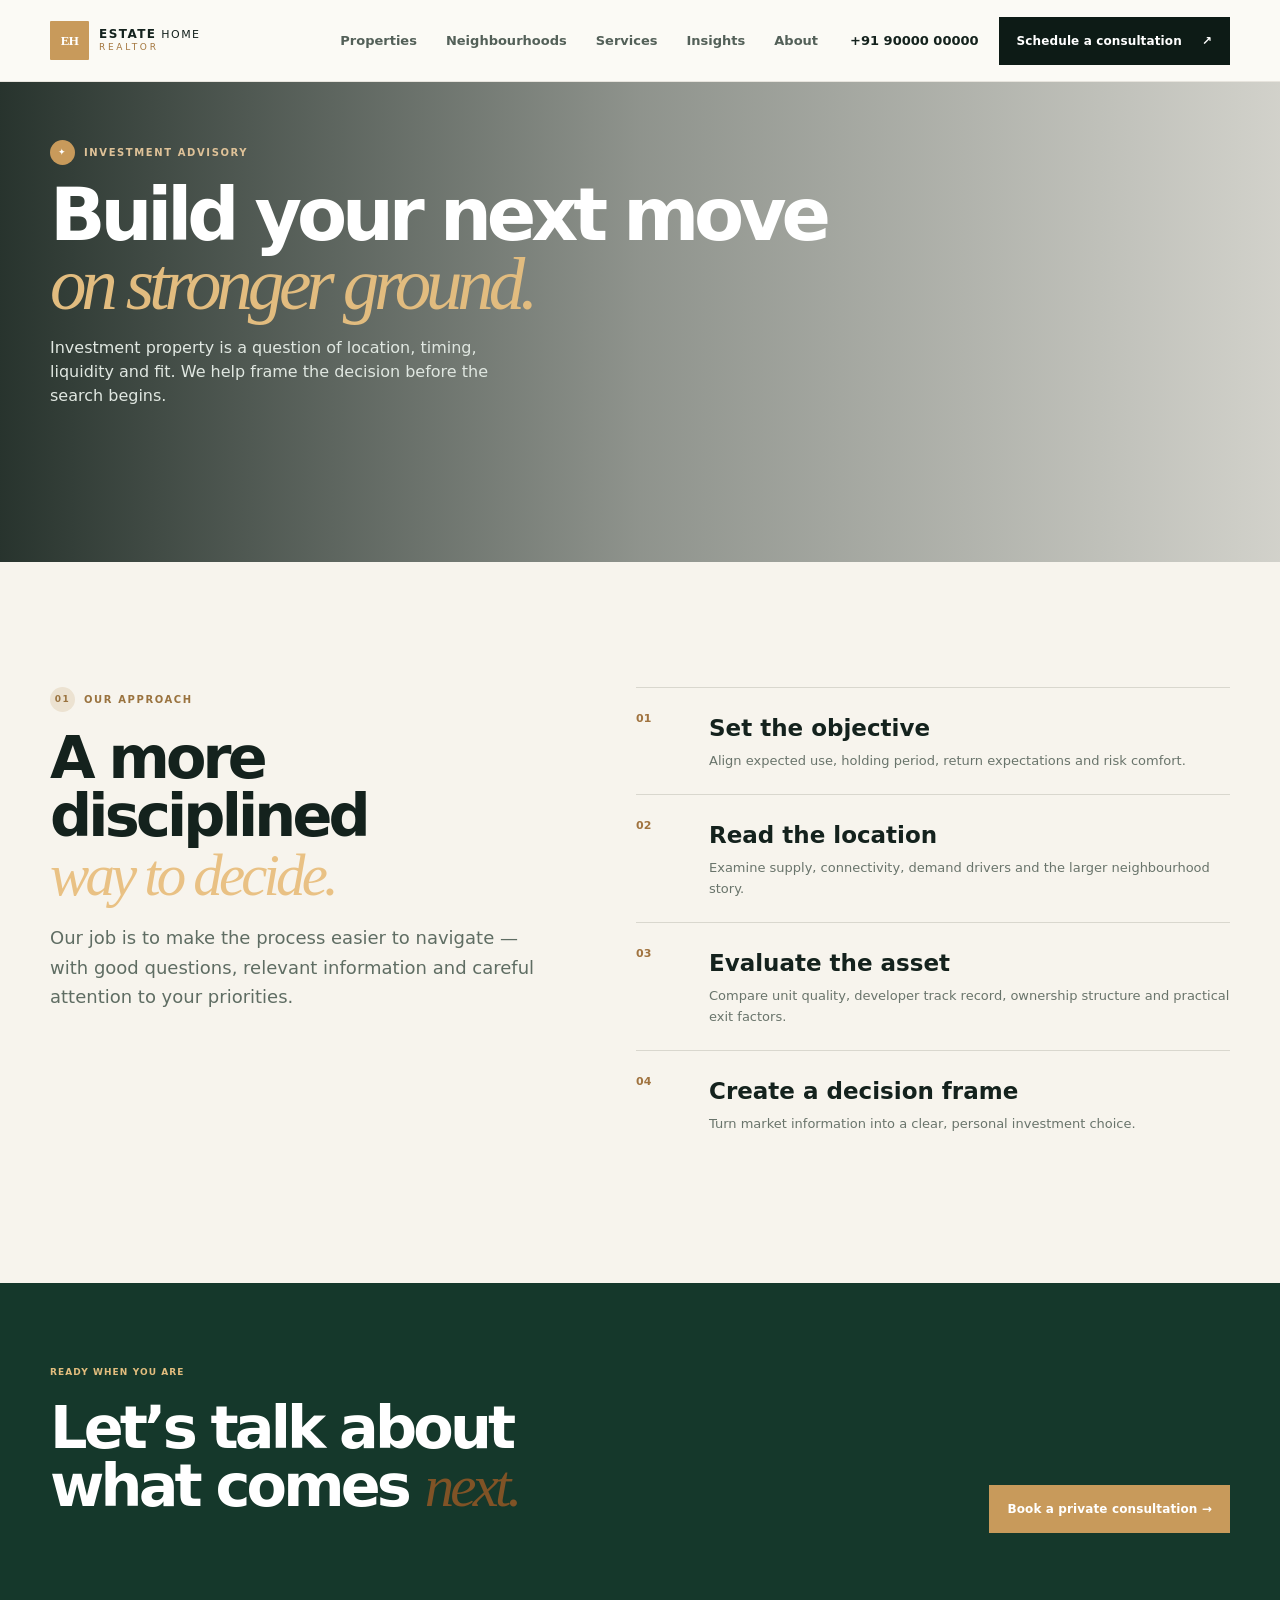
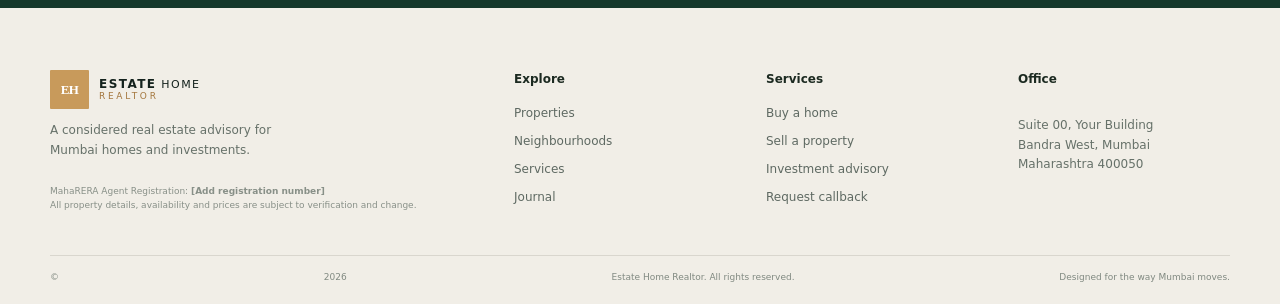
<file: ehr/investment.html>
<!doctype html><html lang="en"><head><meta charset="utf-8"><meta name="viewport" content="width=device-width,initial-scale=1"><meta name="description" content="Investment Advisory — Estate Home Realtor, Mumbai."><title>Investment Advisory | Estate Home Realtor</title><link rel="preconnect" href="https://images.unsplash.com"><link rel="stylesheet" href="style.css"></head><body class="inner-page"><div class="progress"><i id="progress"></i></div><header class="header"><div class="wrap nav"><a class="brand" href="index.html"><span class="brand-mark">EH</span><span><b>ESTATE</b> HOME<br><em>REALTOR</em></span></a><button class="menu" aria-label="Open menu" aria-expanded="false"><i></i><i></i></button><nav id="nav"><a href="properties.html">Properties</a><a href="neighbourhoods.html">Neighbourhoods</a><a href="services.html">Services</a><a href="insights.html">Insights</a><a href="about.html">About</a></nav><div class="nav-right"><a class="phone" href="tel:+919000000000">+91 90000 00000</a><a class="button dark" href="contact.html">Schedule a consultation <span>↗</span></a></div></div></header><main><section class="page-hero" style="--page-image:url('https://images.unsplash.com/photo-1497366811353-6870744d04b2?auto=format&fit=crop&w=2000&q=85')"><div class="page-hero-shade"></div><div class="wrap page-hero-inner"><p class="kicker light"><span>✦</span> Investment advisory</p><h1>Build your next move<br><em>on stronger ground.</em></h1><p>Investment property is a question of location, timing, liquidity and fit. We help frame the decision before the search begins.</p></div></section><section class="advisory section"><div class="wrap advisory-grid"><div><p class="kicker"><span>01</span> Our approach</p><h2>A more disciplined<br><em>way to decide.</em></h2><p class="lead-copy">Our job is to make the process easier to navigate — with good questions, relevant information and careful attention to your priorities.</p></div><div class="advisory-steps"><article><span>01</span><div><h3>Set the objective</h3><p>Align expected use, holding period, return expectations and risk comfort.</p></div></article><article><span>02</span><div><h3>Read the location</h3><p>Examine supply, connectivity, demand drivers and the larger neighbourhood story.</p></div></article><article><span>03</span><div><h3>Evaluate the asset</h3><p>Compare unit quality, developer track record, ownership structure and practical exit factors.</p></div></article><article><span>04</span><div><h3>Create a decision frame</h3><p>Turn market information into a clear, personal investment choice.</p></div></article></div></div></section><section class="advisory-cta"><div class="wrap"><div><small>READY WHEN YOU ARE</small><h2>Let’s talk about<br>what comes <em>next.</em></h2></div><a class="button gold" href="contact.html">Book a private consultation →</a></div></section></main><footer><div class="wrap footer-grid"><div><a class="brand" href="index.html"><span class="brand-mark">EH</span><span><b>ESTATE</b> HOME<br><em>REALTOR</em></span></a><p>A considered real estate advisory for Mumbai homes and investments.</p><small>MahaRERA Agent Registration: <b>[Add registration number]</b><br>All property details, availability and prices are subject to verification and change.</small></div><div><b>Explore</b><a href="properties.html">Properties</a><a href="neighbourhoods.html">Neighbourhoods</a><a href="services.html">Services</a><a href="insights.html">Journal</a></div><div><b>Services</b><a href="buying.html">Buy a home</a><a href="selling.html">Sell a property</a><a href="investment.html">Investment advisory</a><a href="contact.html">Request callback</a></div><div><b>Office</b><p>Suite 00, Your Building<br>Bandra West, Mumbai<br>Maharashtra 400050</p></div></div><div class="wrap footer-bottom">© <span id="year"></span> Estate Home Realtor. All rights reserved. <span>Designed for the way Mumbai moves.</span></div></footer><script src="script.js"></script></body></html>
</file>
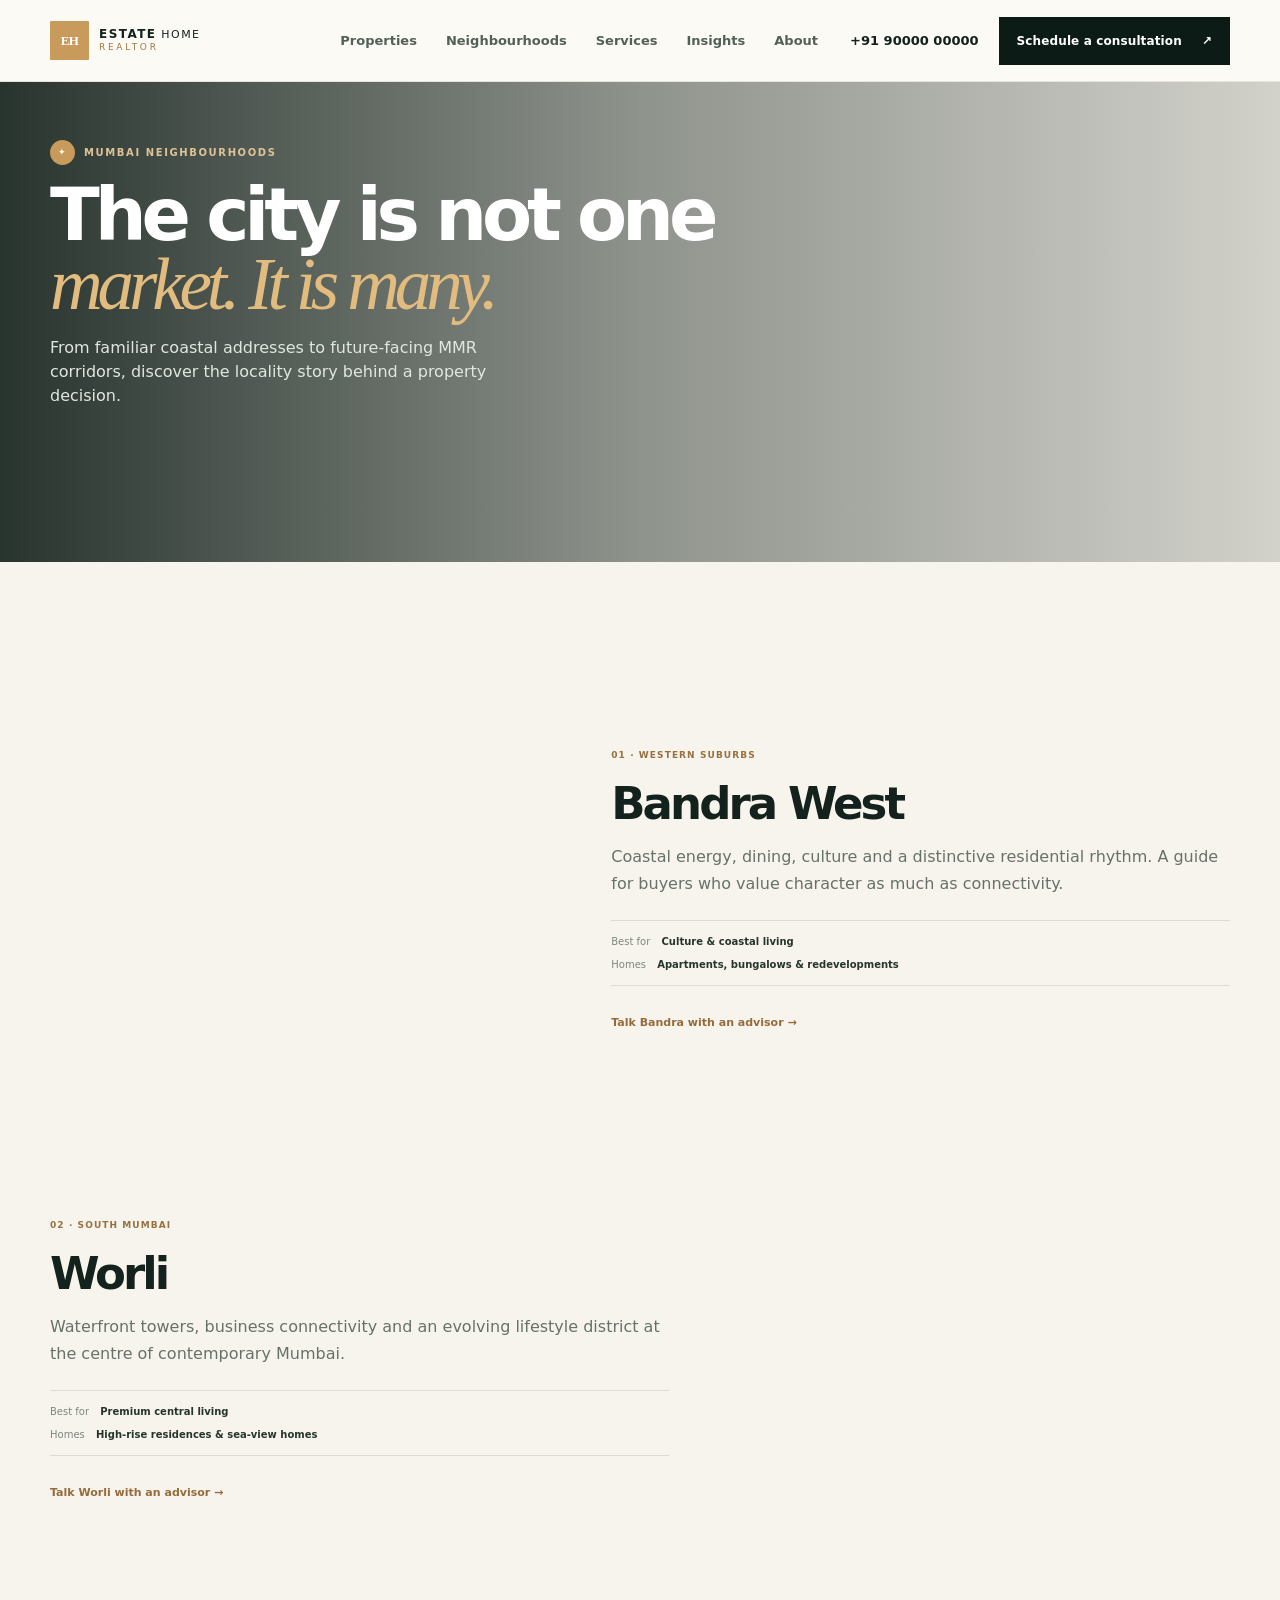
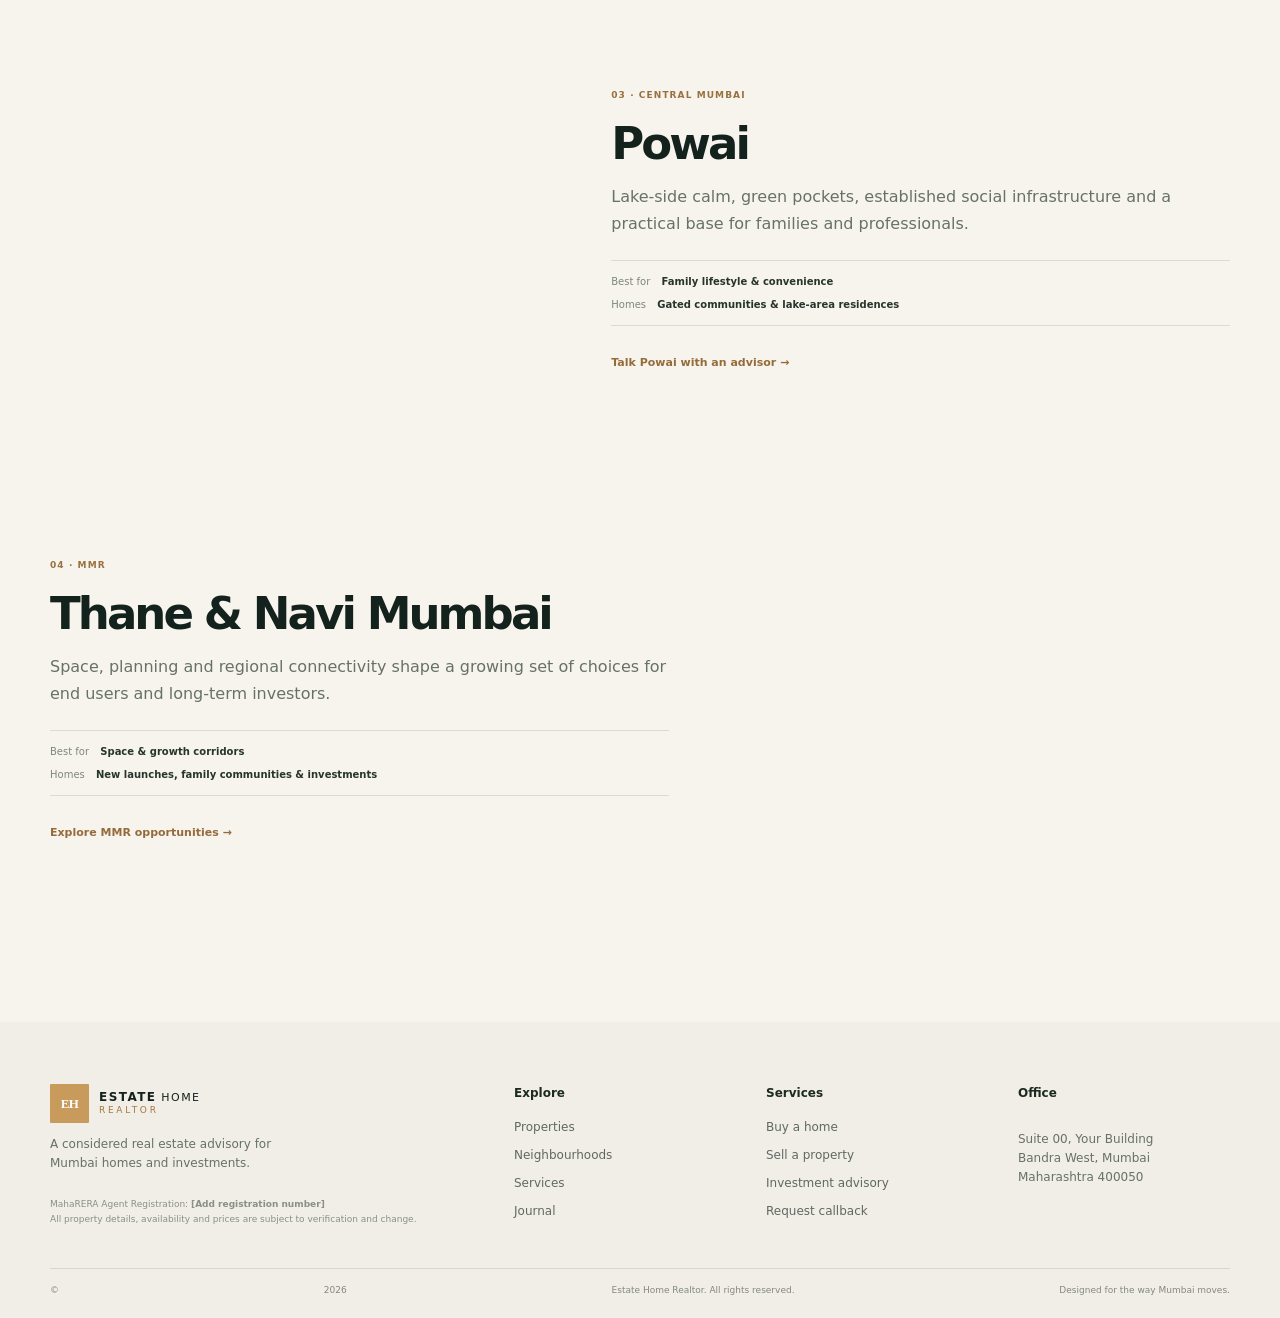
<file: ehr/neighbourhoods.html>
<!doctype html><html lang="en"><head><meta charset="utf-8"><meta name="viewport" content="width=device-width,initial-scale=1"><meta name="description" content="Neighbourhoods — Estate Home Realtor, Mumbai."><title>Neighbourhoods | Estate Home Realtor</title><link rel="preconnect" href="https://images.unsplash.com"><link rel="stylesheet" href="style.css"></head><body class="inner-page"><div class="progress"><i id="progress"></i></div><header class="header"><div class="wrap nav"><a class="brand" href="index.html"><span class="brand-mark">EH</span><span><b>ESTATE</b> HOME<br><em>REALTOR</em></span></a><button class="menu" aria-label="Open menu" aria-expanded="false"><i></i><i></i></button><nav id="nav"><a href="properties.html">Properties</a><a href="neighbourhoods.html">Neighbourhoods</a><a href="services.html">Services</a><a href="insights.html">Insights</a><a href="about.html">About</a></nav><div class="nav-right"><a class="phone" href="tel:+919000000000">+91 90000 00000</a><a class="button dark" href="contact.html">Schedule a consultation <span>↗</span></a></div></div></header><main><section class="page-hero" style="--page-image:url('https://images.unsplash.com/photo-1534237710431-e2fc698436d0?auto=format&fit=crop&w=2000&q=85')"><div class="page-hero-shade"></div><div class="wrap page-hero-inner"><p class="kicker light"><span>✦</span> Mumbai neighbourhoods</p><h1>The city is not one<br><em>market. It is many.</em></h1><p>From familiar coastal addresses to future-facing MMR corridors, discover the locality story behind a property decision.</p></div></section><section class="neighbour-page section"><div class="wrap"><div class="area-list"><article><div class="area-photo ap1"></div><div><small>01 · WESTERN SUBURBS</small><h2>Bandra West</h2><p>Coastal energy, dining, culture and a distinctive residential rhythm. A guide for buyers who value character as much as connectivity.</p><div class="area-metrics"><span>Best for <b>Culture & coastal living</b></span><span>Homes <b>Apartments, bungalows & redevelopments</b></span></div><a href="contact.html">Talk Bandra with an advisor →</a></div></article><article><div class="area-photo ap2"></div><div><small>02 · SOUTH MUMBAI</small><h2>Worli</h2><p>Waterfront towers, business connectivity and an evolving lifestyle district at the centre of contemporary Mumbai.</p><div class="area-metrics"><span>Best for <b>Premium central living</b></span><span>Homes <b>High-rise residences & sea-view homes</b></span></div><a href="contact.html">Talk Worli with an advisor →</a></div></article><article><div class="area-photo ap3"></div><div><small>03 · CENTRAL MUMBAI</small><h2>Powai</h2><p>Lake-side calm, green pockets, established social infrastructure and a practical base for families and professionals.</p><div class="area-metrics"><span>Best for <b>Family lifestyle & convenience</b></span><span>Homes <b>Gated communities & lake-area residences</b></span></div><a href="contact.html">Talk Powai with an advisor →</a></div></article><article><div class="area-photo ap4"></div><div><small>04 · MMR</small><h2>Thane & Navi Mumbai</h2><p>Space, planning and regional connectivity shape a growing set of choices for end users and long-term investors.</p><div class="area-metrics"><span>Best for <b>Space & growth corridors</b></span><span>Homes <b>New launches, family communities & investments</b></span></div><a href="contact.html">Explore MMR opportunities →</a></div></article></div></div></section></main><footer><div class="wrap footer-grid"><div><a class="brand" href="index.html"><span class="brand-mark">EH</span><span><b>ESTATE</b> HOME<br><em>REALTOR</em></span></a><p>A considered real estate advisory for Mumbai homes and investments.</p><small>MahaRERA Agent Registration: <b>[Add registration number]</b><br>All property details, availability and prices are subject to verification and change.</small></div><div><b>Explore</b><a href="properties.html">Properties</a><a href="neighbourhoods.html">Neighbourhoods</a><a href="services.html">Services</a><a href="insights.html">Journal</a></div><div><b>Services</b><a href="buying.html">Buy a home</a><a href="selling.html">Sell a property</a><a href="investment.html">Investment advisory</a><a href="contact.html">Request callback</a></div><div><b>Office</b><p>Suite 00, Your Building<br>Bandra West, Mumbai<br>Maharashtra 400050</p></div></div><div class="wrap footer-bottom">© <span id="year"></span> Estate Home Realtor. All rights reserved. <span>Designed for the way Mumbai moves.</span></div></footer><script src="script.js"></script></body></html>
</file>
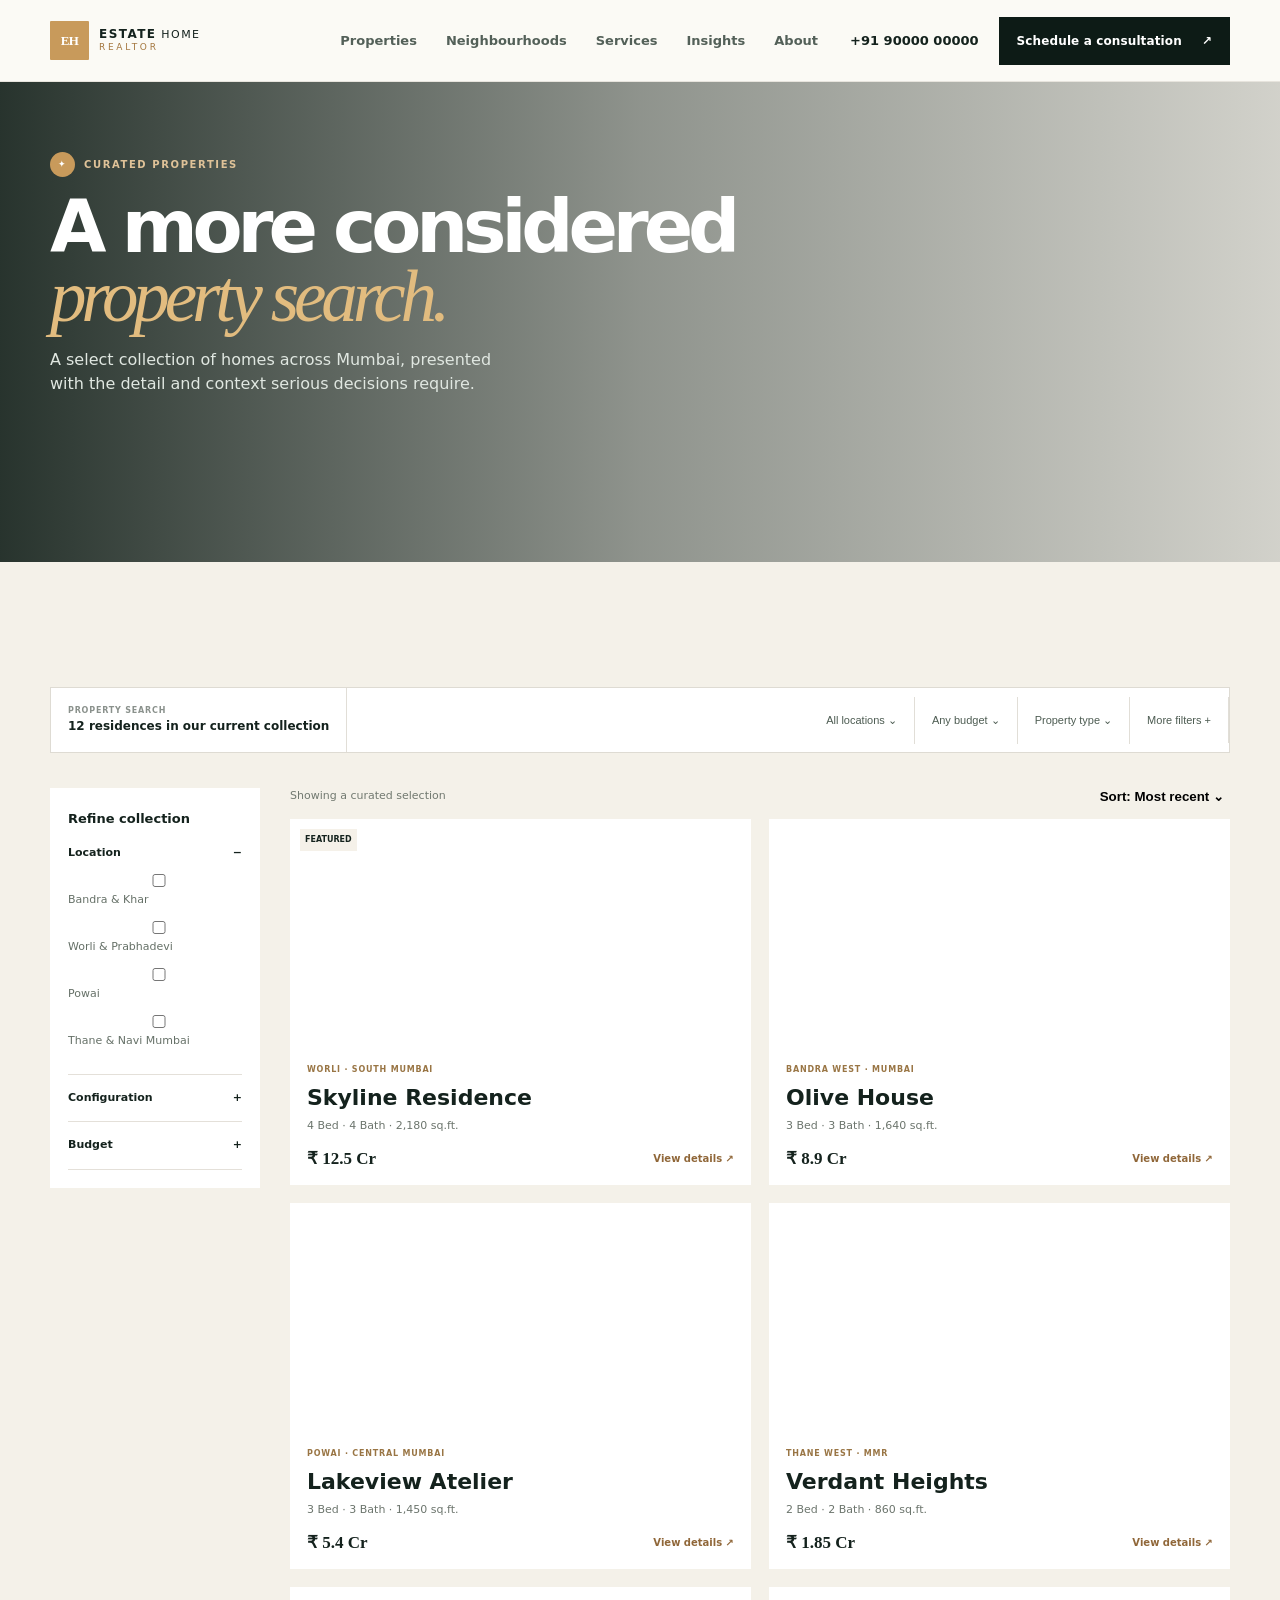
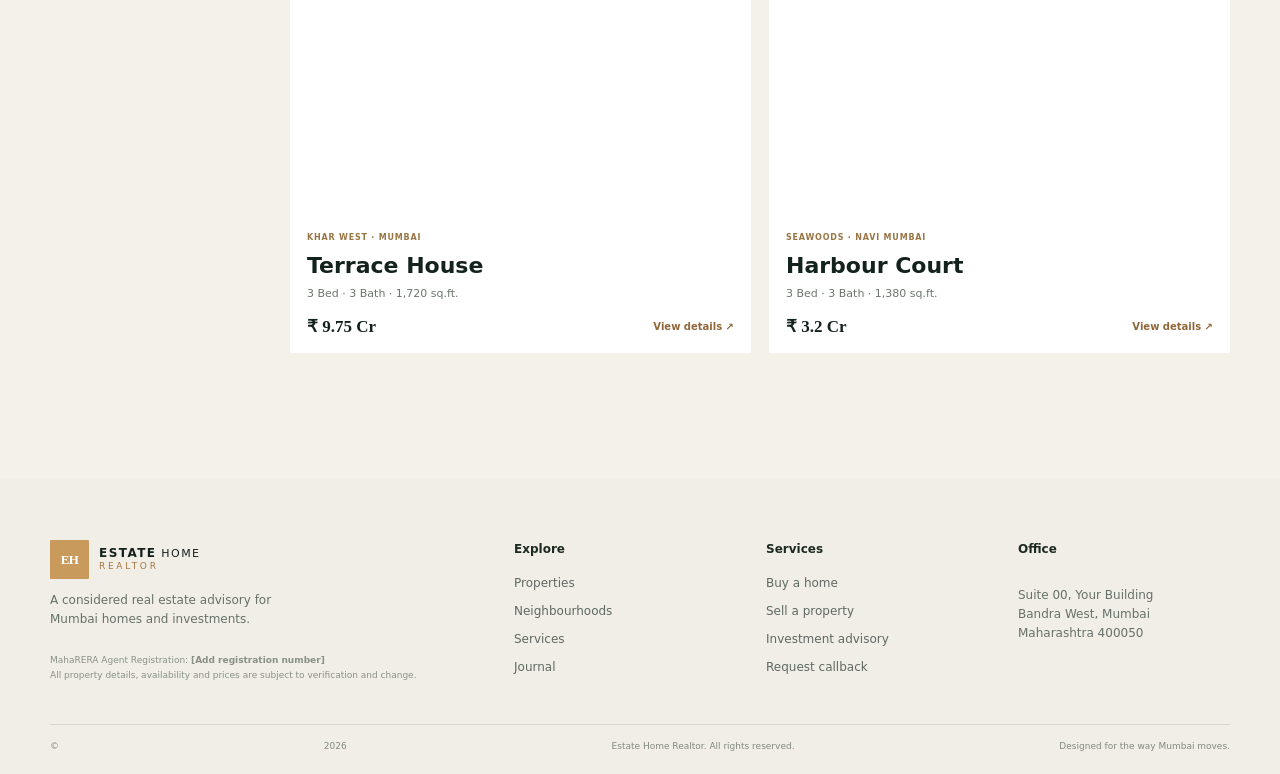
<file: ehr/properties.html>
<!doctype html><html lang="en"><head><meta charset="utf-8"><meta name="viewport" content="width=device-width,initial-scale=1"><meta name="description" content="Properties — Estate Home Realtor, Mumbai."><title>Properties | Estate Home Realtor</title><link rel="preconnect" href="https://images.unsplash.com"><link rel="stylesheet" href="style.css"></head><body class="inner-page"><div class="progress"><i id="progress"></i></div><header class="header"><div class="wrap nav"><a class="brand" href="index.html"><span class="brand-mark">EH</span><span><b>ESTATE</b> HOME<br><em>REALTOR</em></span></a><button class="menu" aria-label="Open menu" aria-expanded="false"><i></i><i></i></button><nav id="nav"><a href="properties.html">Properties</a><a href="neighbourhoods.html">Neighbourhoods</a><a href="services.html">Services</a><a href="insights.html">Insights</a><a href="about.html">About</a></nav><div class="nav-right"><a class="phone" href="tel:+919000000000">+91 90000 00000</a><a class="button dark" href="contact.html">Schedule a consultation <span>↗</span></a></div></div></header><main><section class="page-hero" style="--page-image:url('https://images.unsplash.com/photo-1600607687920-4e2a09cf159d?auto=format&fit=crop&w=2000&q=85')"><div class="page-hero-shade"></div><div class="wrap page-hero-inner"><p class="kicker light"><span>✦</span> Curated properties</p><h1>A more considered<br><em>property search.</em></h1><p>A select collection of homes across Mumbai, presented with the detail and context serious decisions require.</p></div></section><section class="listing-page section"><div class="wrap"><div class="listing-bar"><div><small>PROPERTY SEARCH</small><b>12 residences in our current collection</b></div><button>All locations ⌄</button><button>Any budget ⌄</button><button>Property type ⌄</button><button>More filters +</button></div><div class="listing-layout"><aside class="listing-sidebar"><b>Refine collection</b><details open><summary>Location <span>−</span></summary><label><input type="checkbox"> Bandra & Khar</label><label><input type="checkbox"> Worli & Prabhadevi</label><label><input type="checkbox"> Powai</label><label><input type="checkbox"> Thane & Navi Mumbai</label></details><details><summary>Configuration <span>+</span></summary><label><input type="checkbox"> 2 bedrooms</label><label><input type="checkbox"> 3 bedrooms</label><label><input type="checkbox"> 4+ bedrooms</label></details><details><summary>Budget <span>+</span></summary><div class="price-range">₹ 1 Cr <i></i> ₹ 15 Cr+</div></details></aside><div><div class="listing-sort"><span>Showing a curated selection</span><button>Sort: Most recent ⌄</button></div><div class="listing-grid"><article class="listing-card"><div class="listing-image li1"><span>FEATURED</span></div><small>WORLI · SOUTH MUMBAI</small><h3>Skyline Residence</h3><p>4 Bed · 4 Bath · 2,180 sq.ft.</p><div><b>₹ 12.5 Cr</b><a href="property-details.html">View details ↗</a></div></article><article class="listing-card"><div class="listing-image li2"></div><small>BANDRA WEST · MUMBAI</small><h3>Olive House</h3><p>3 Bed · 3 Bath · 1,640 sq.ft.</p><div><b>₹ 8.9 Cr</b><a href="property-details.html">View details ↗</a></div></article><article class="listing-card"><div class="listing-image li3"></div><small>POWAI · CENTRAL MUMBAI</small><h3>Lakeview Atelier</h3><p>3 Bed · 3 Bath · 1,450 sq.ft.</p><div><b>₹ 5.4 Cr</b><a href="property-details.html">View details ↗</a></div></article><article class="listing-card"><div class="listing-image li4"></div><small>THANE WEST · MMR</small><h3>Verdant Heights</h3><p>2 Bed · 2 Bath · 860 sq.ft.</p><div><b>₹ 1.85 Cr</b><a href="property-details.html">View details ↗</a></div></article><article class="listing-card"><div class="listing-image li5"></div><small>KHAR WEST · MUMBAI</small><h3>Terrace House</h3><p>3 Bed · 3 Bath · 1,720 sq.ft.</p><div><b>₹ 9.75 Cr</b><a href="property-details.html">View details ↗</a></div></article><article class="listing-card"><div class="listing-image li6"></div><small>SEAWOODS · NAVI MUMBAI</small><h3>Harbour Court</h3><p>3 Bed · 3 Bath · 1,380 sq.ft.</p><div><b>₹ 3.2 Cr</b><a href="property-details.html">View details ↗</a></div></article></div></div></div></div></section></main><footer><div class="wrap footer-grid"><div><a class="brand" href="index.html"><span class="brand-mark">EH</span><span><b>ESTATE</b> HOME<br><em>REALTOR</em></span></a><p>A considered real estate advisory for Mumbai homes and investments.</p><small>MahaRERA Agent Registration: <b>[Add registration number]</b><br>All property details, availability and prices are subject to verification and change.</small></div><div><b>Explore</b><a href="properties.html">Properties</a><a href="neighbourhoods.html">Neighbourhoods</a><a href="services.html">Services</a><a href="insights.html">Journal</a></div><div><b>Services</b><a href="buying.html">Buy a home</a><a href="selling.html">Sell a property</a><a href="investment.html">Investment advisory</a><a href="contact.html">Request callback</a></div><div><b>Office</b><p>Suite 00, Your Building<br>Bandra West, Mumbai<br>Maharashtra 400050</p></div></div><div class="wrap footer-bottom">© <span id="year"></span> Estate Home Realtor. All rights reserved. <span>Designed for the way Mumbai moves.</span></div></footer><script src="script.js"></script></body></html>
</file>
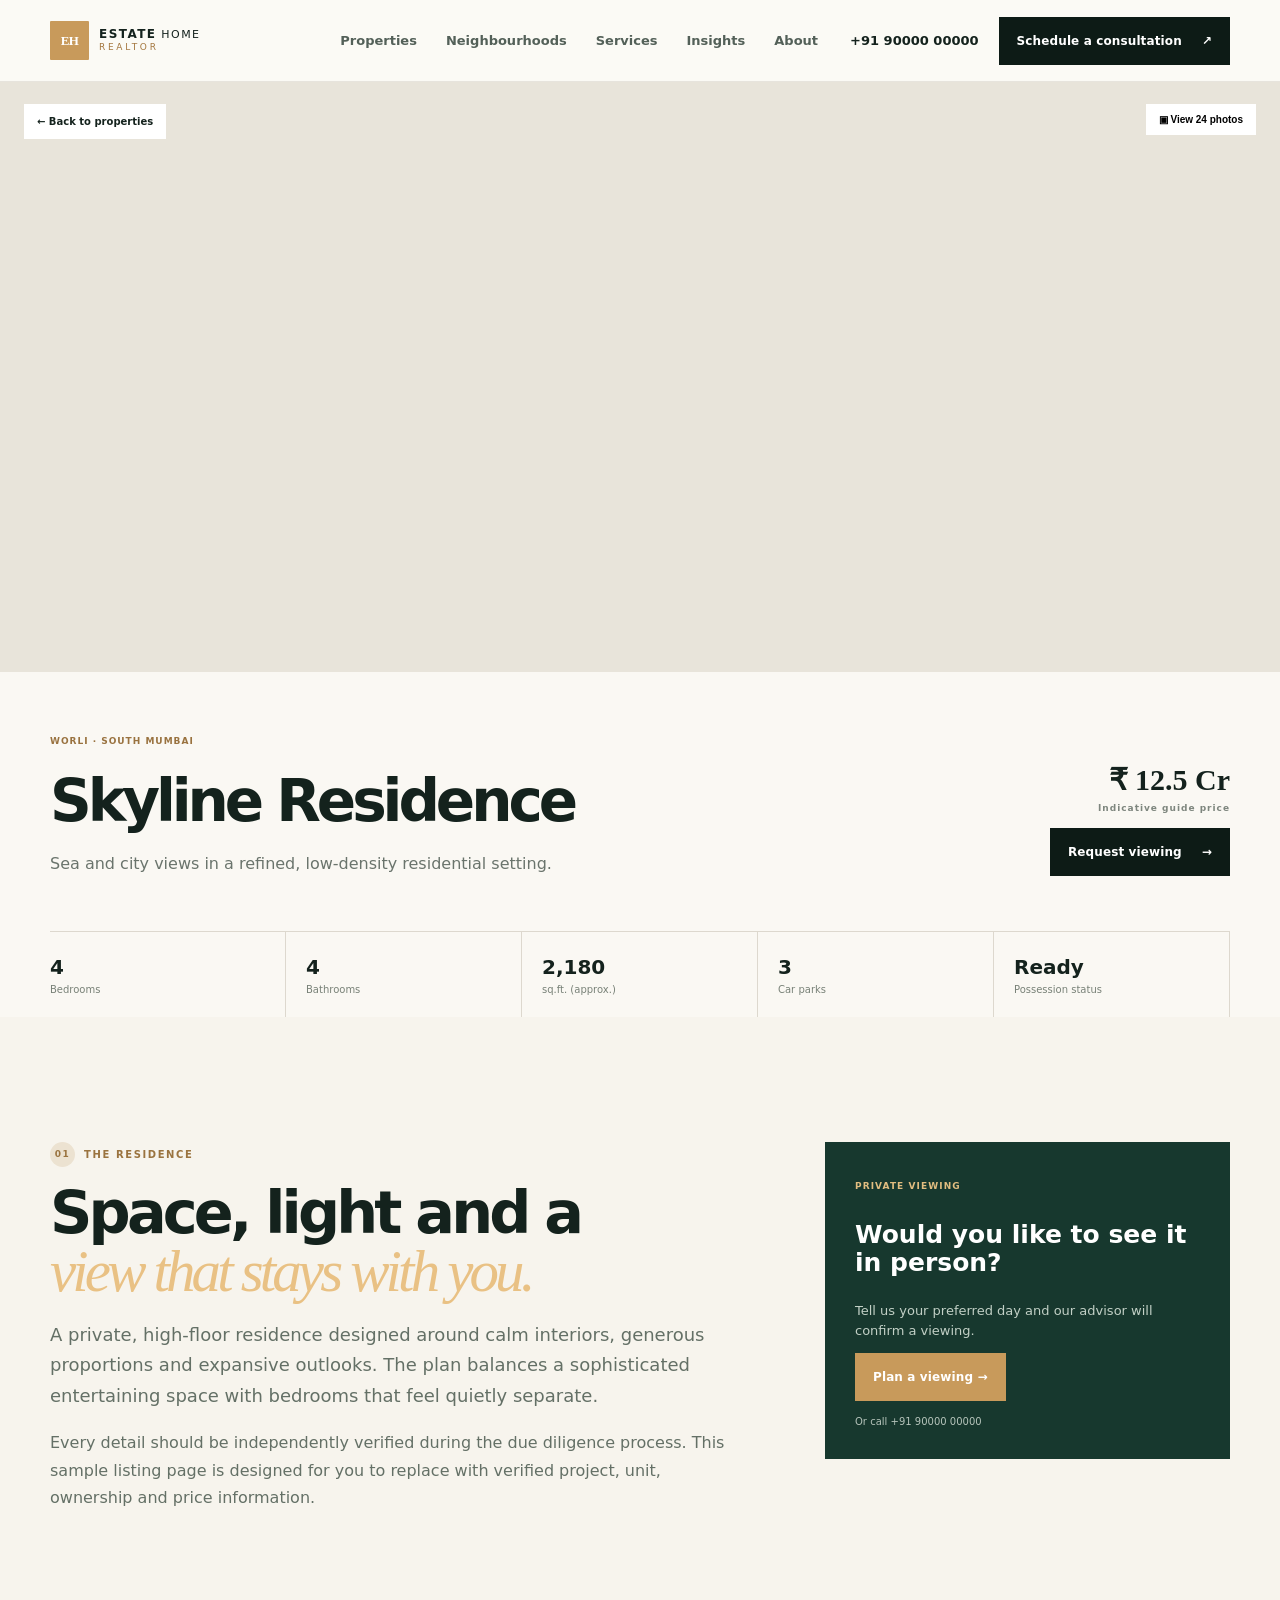
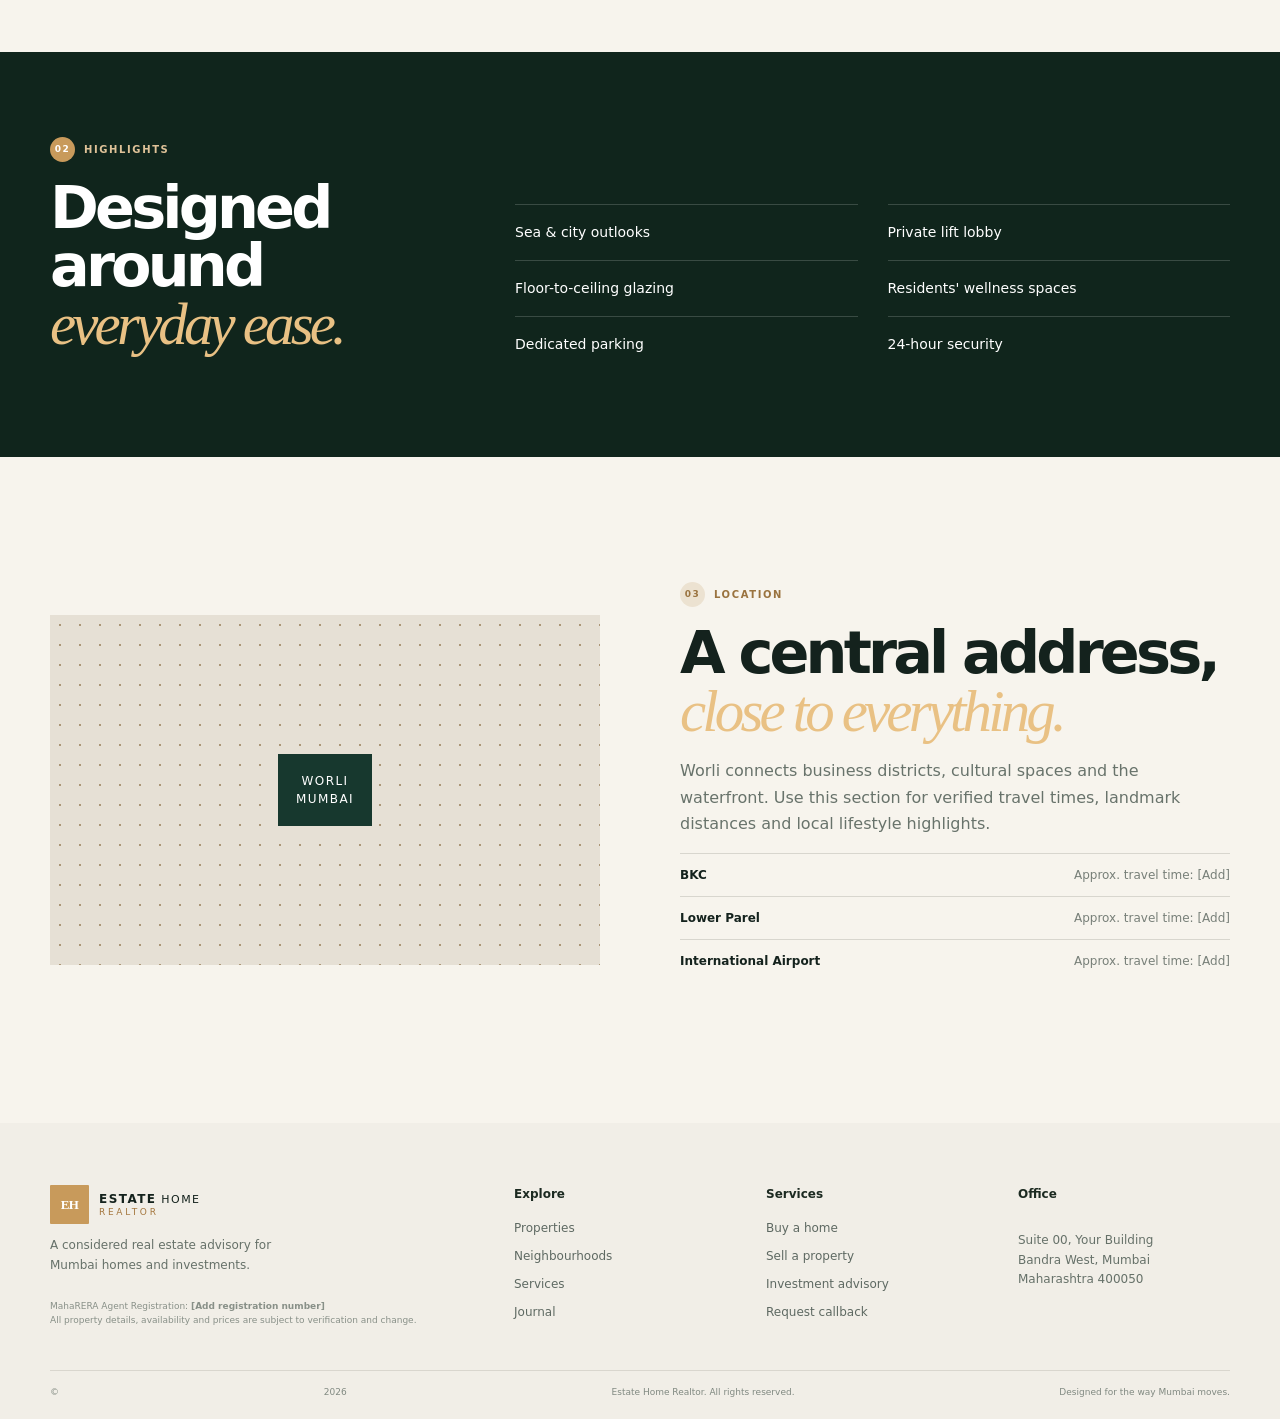
<file: ehr/property-details.html>
<!doctype html><html lang="en"><head><meta charset="utf-8"><meta name="viewport" content="width=device-width,initial-scale=1"><meta name="description" content="Skyline Residence — Estate Home Realtor, Mumbai."><title>Skyline Residence | Estate Home Realtor</title><link rel="preconnect" href="https://images.unsplash.com"><link rel="stylesheet" href="style.css"></head><body class="inner-page"><div class="progress"><i id="progress"></i></div><header class="header"><div class="wrap nav"><a class="brand" href="index.html"><span class="brand-mark">EH</span><span><b>ESTATE</b> HOME<br><em>REALTOR</em></span></a><button class="menu" aria-label="Open menu" aria-expanded="false"><i></i><i></i></button><nav id="nav"><a href="properties.html">Properties</a><a href="neighbourhoods.html">Neighbourhoods</a><a href="services.html">Services</a><a href="insights.html">Insights</a><a href="about.html">About</a></nav><div class="nav-right"><a class="phone" href="tel:+919000000000">+91 90000 00000</a><a class="button dark" href="contact.html">Schedule a consultation <span>↗</span></a></div></div></header><main><section class="property-detail-hero"><div class="detail-main-image"></div><div class="detail-side"><div class="side-one"></div><div class="side-two"></div></div><a class="back-link" href="properties.html">← Back to properties</a><button class="photo-count">▣ View 24 photos</button></section><section class="detail-summary"><div class="wrap"><div class="detail-title"><div><small>WORLI · SOUTH MUMBAI</small><h1>Skyline Residence</h1><p>Sea and city views in a refined, low-density residential setting.</p></div><div><b>₹ 12.5 Cr</b><small>Indicative guide price</small><a class="button dark" href="contact.html">Request viewing <span>→</span></a></div></div><div class="detail-facts"><div><b>4</b><span>Bedrooms</span></div><div><b>4</b><span>Bathrooms</span></div><div><b>2,180</b><span>sq.ft. (approx.)</span></div><div><b>3</b><span>Car parks</span></div><div><b>Ready</b><span>Possession status</span></div></div></div></section><section class="detail-body section"><div class="wrap detail-grid"><article><p class="kicker"><span>01</span> The residence</p><h2>Space, light and a<br><em>view that stays with you.</em></h2><p class="lead-copy">A private, high-floor residence designed around calm interiors, generous proportions and expansive outlooks. The plan balances a sophisticated entertaining space with bedrooms that feel quietly separate.</p><p>Every detail should be independently verified during the due diligence process. This sample listing page is designed for you to replace with verified project, unit, ownership and price information.</p></article><aside class="enquiry-box"><small>PRIVATE VIEWING</small><h3>Would you like to see it in person?</h3><p>Tell us your preferred day and our advisor will confirm a viewing.</p><a class="button gold" href="contact.html">Plan a viewing →</a><span>Or call +91 90000 00000</span></aside></div></section><section class="detail-features"><div class="wrap"><div><p class="kicker light"><span>02</span> Highlights</p><h2>Designed around<br><em>everyday ease.</em></h2></div><div class="feature-list"><span>Sea & city outlooks</span><span>Private lift lobby</span><span>Floor-to-ceiling glazing</span><span>Residents' wellness spaces</span><span>Dedicated parking</span><span>24-hour security</span></div></div></section><section class="detail-location section"><div class="wrap location-grid"><div class="location-map"><span>WORLI<br>MUMBAI</span></div><div><p class="kicker"><span>03</span> Location</p><h2>A central address,<br><em>close to everything.</em></h2><p>Worli connects business districts, cultural spaces and the waterfront. Use this section for verified travel times, landmark distances and local lifestyle highlights.</p><ul><li><b>BKC</b><span>Approx. travel time: [Add]</span></li><li><b>Lower Parel</b><span>Approx. travel time: [Add]</span></li><li><b>International Airport</b><span>Approx. travel time: [Add]</span></li></ul></div></div></section></main><footer><div class="wrap footer-grid"><div><a class="brand" href="index.html"><span class="brand-mark">EH</span><span><b>ESTATE</b> HOME<br><em>REALTOR</em></span></a><p>A considered real estate advisory for Mumbai homes and investments.</p><small>MahaRERA Agent Registration: <b>[Add registration number]</b><br>All property details, availability and prices are subject to verification and change.</small></div><div><b>Explore</b><a href="properties.html">Properties</a><a href="neighbourhoods.html">Neighbourhoods</a><a href="services.html">Services</a><a href="insights.html">Journal</a></div><div><b>Services</b><a href="buying.html">Buy a home</a><a href="selling.html">Sell a property</a><a href="investment.html">Investment advisory</a><a href="contact.html">Request callback</a></div><div><b>Office</b><p>Suite 00, Your Building<br>Bandra West, Mumbai<br>Maharashtra 400050</p></div></div><div class="wrap footer-bottom">© <span id="year"></span> Estate Home Realtor. All rights reserved. <span>Designed for the way Mumbai moves.</span></div></footer><script src="script.js"></script></body></html>
</file>
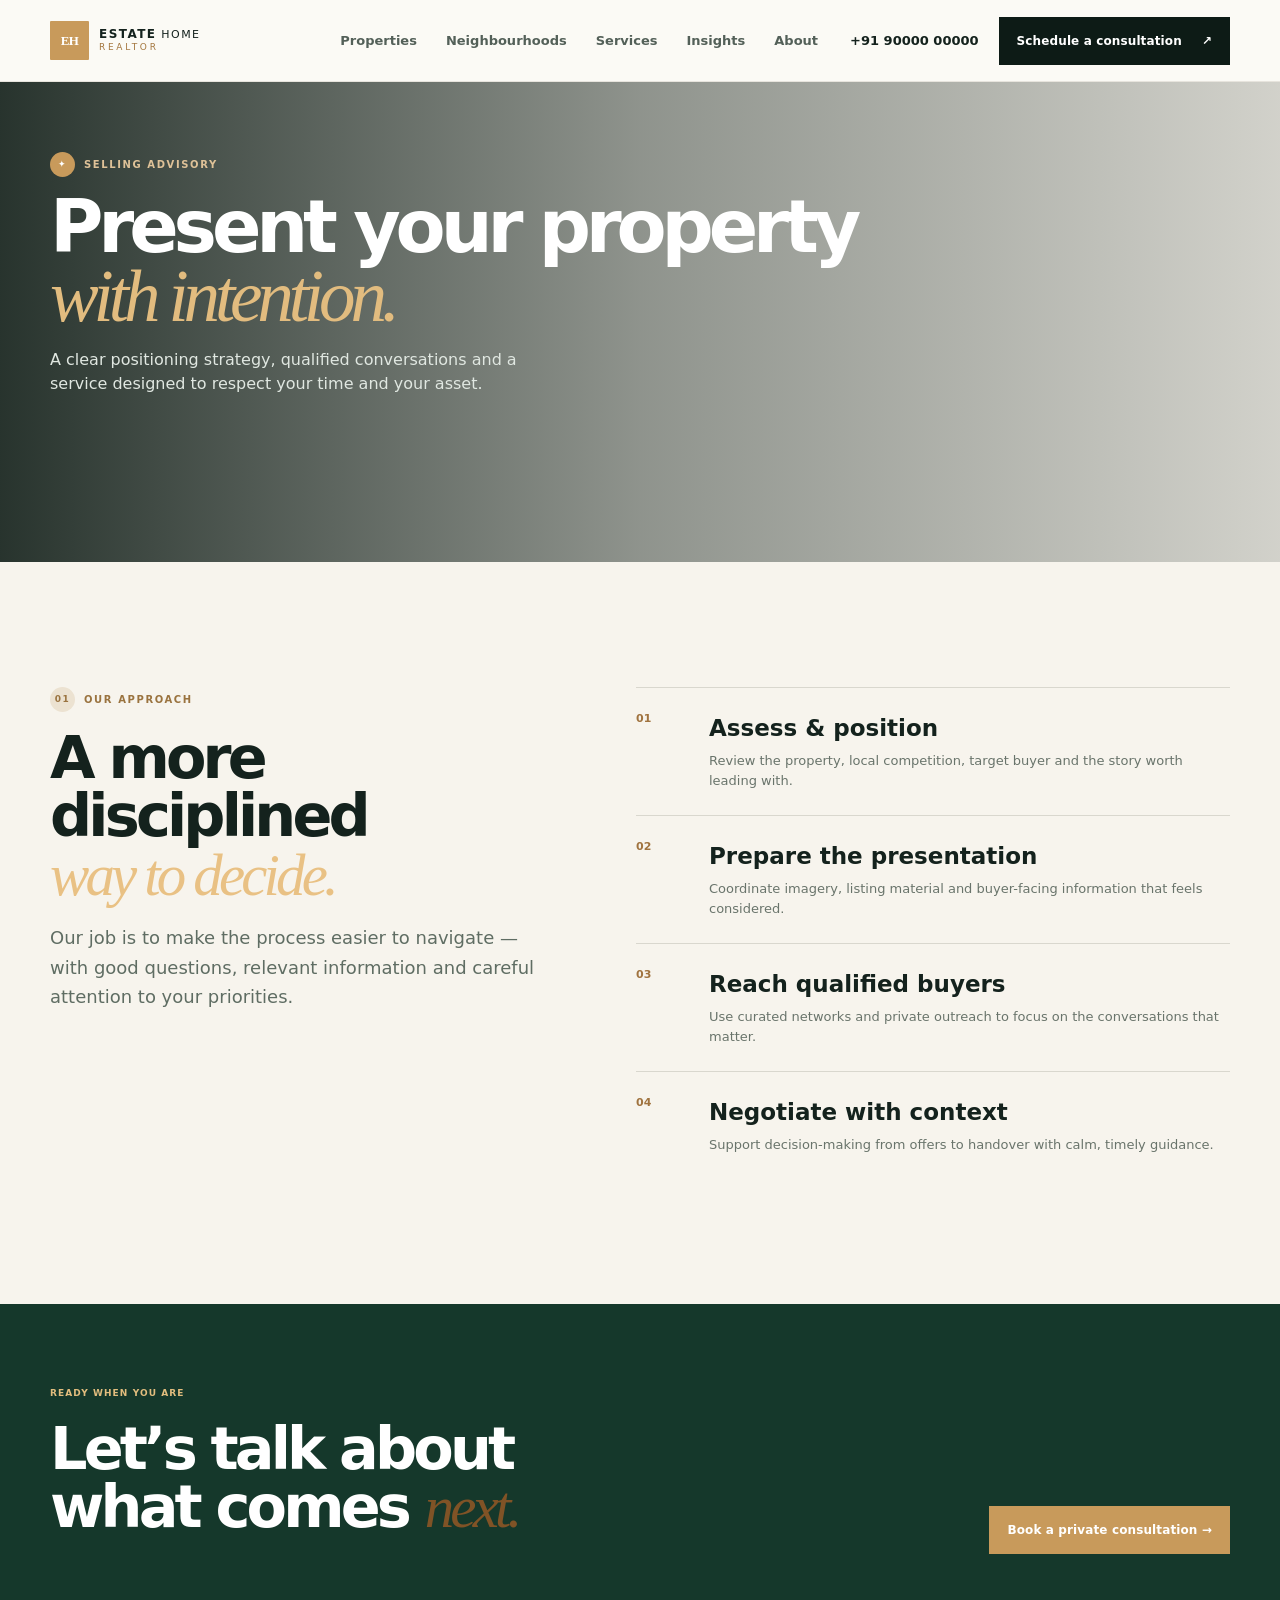
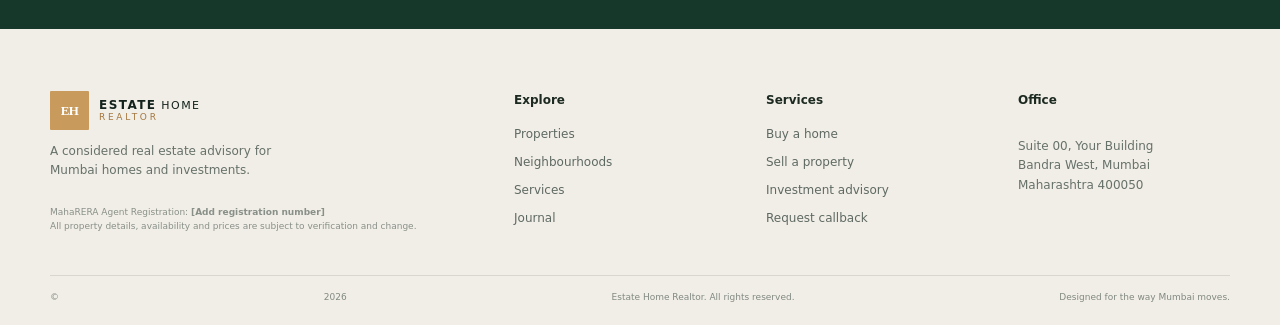
<file: ehr/selling.html>
<!doctype html><html lang="en"><head><meta charset="utf-8"><meta name="viewport" content="width=device-width,initial-scale=1"><meta name="description" content="Selling Advisory — Estate Home Realtor, Mumbai."><title>Selling Advisory | Estate Home Realtor</title><link rel="preconnect" href="https://images.unsplash.com"><link rel="stylesheet" href="style.css"></head><body class="inner-page"><div class="progress"><i id="progress"></i></div><header class="header"><div class="wrap nav"><a class="brand" href="index.html"><span class="brand-mark">EH</span><span><b>ESTATE</b> HOME<br><em>REALTOR</em></span></a><button class="menu" aria-label="Open menu" aria-expanded="false"><i></i><i></i></button><nav id="nav"><a href="properties.html">Properties</a><a href="neighbourhoods.html">Neighbourhoods</a><a href="services.html">Services</a><a href="insights.html">Insights</a><a href="about.html">About</a></nav><div class="nav-right"><a class="phone" href="tel:+919000000000">+91 90000 00000</a><a class="button dark" href="contact.html">Schedule a consultation <span>↗</span></a></div></div></header><main><section class="page-hero" style="--page-image:url('https://images.unsplash.com/photo-1600585152915-d208bec867a1?auto=format&fit=crop&w=2000&q=85')"><div class="page-hero-shade"></div><div class="wrap page-hero-inner"><p class="kicker light"><span>✦</span> Selling advisory</p><h1>Present your property<br><em>with intention.</em></h1><p>A clear positioning strategy, qualified conversations and a service designed to respect your time and your asset.</p></div></section><section class="advisory section"><div class="wrap advisory-grid"><div><p class="kicker"><span>01</span> Our approach</p><h2>A more disciplined<br><em>way to decide.</em></h2><p class="lead-copy">Our job is to make the process easier to navigate — with good questions, relevant information and careful attention to your priorities.</p></div><div class="advisory-steps"><article><span>01</span><div><h3>Assess & position</h3><p>Review the property, local competition, target buyer and the story worth leading with.</p></div></article><article><span>02</span><div><h3>Prepare the presentation</h3><p>Coordinate imagery, listing material and buyer-facing information that feels considered.</p></div></article><article><span>03</span><div><h3>Reach qualified buyers</h3><p>Use curated networks and private outreach to focus on the conversations that matter.</p></div></article><article><span>04</span><div><h3>Negotiate with context</h3><p>Support decision-making from offers to handover with calm, timely guidance.</p></div></article></div></div></section><section class="advisory-cta"><div class="wrap"><div><small>READY WHEN YOU ARE</small><h2>Let’s talk about<br>what comes <em>next.</em></h2></div><a class="button gold" href="contact.html">Book a private consultation →</a></div></section></main><footer><div class="wrap footer-grid"><div><a class="brand" href="index.html"><span class="brand-mark">EH</span><span><b>ESTATE</b> HOME<br><em>REALTOR</em></span></a><p>A considered real estate advisory for Mumbai homes and investments.</p><small>MahaRERA Agent Registration: <b>[Add registration number]</b><br>All property details, availability and prices are subject to verification and change.</small></div><div><b>Explore</b><a href="properties.html">Properties</a><a href="neighbourhoods.html">Neighbourhoods</a><a href="services.html">Services</a><a href="insights.html">Journal</a></div><div><b>Services</b><a href="buying.html">Buy a home</a><a href="selling.html">Sell a property</a><a href="investment.html">Investment advisory</a><a href="contact.html">Request callback</a></div><div><b>Office</b><p>Suite 00, Your Building<br>Bandra West, Mumbai<br>Maharashtra 400050</p></div></div><div class="wrap footer-bottom">© <span id="year"></span> Estate Home Realtor. All rights reserved. <span>Designed for the way Mumbai moves.</span></div></footer><script src="script.js"></script></body></html>
</file>
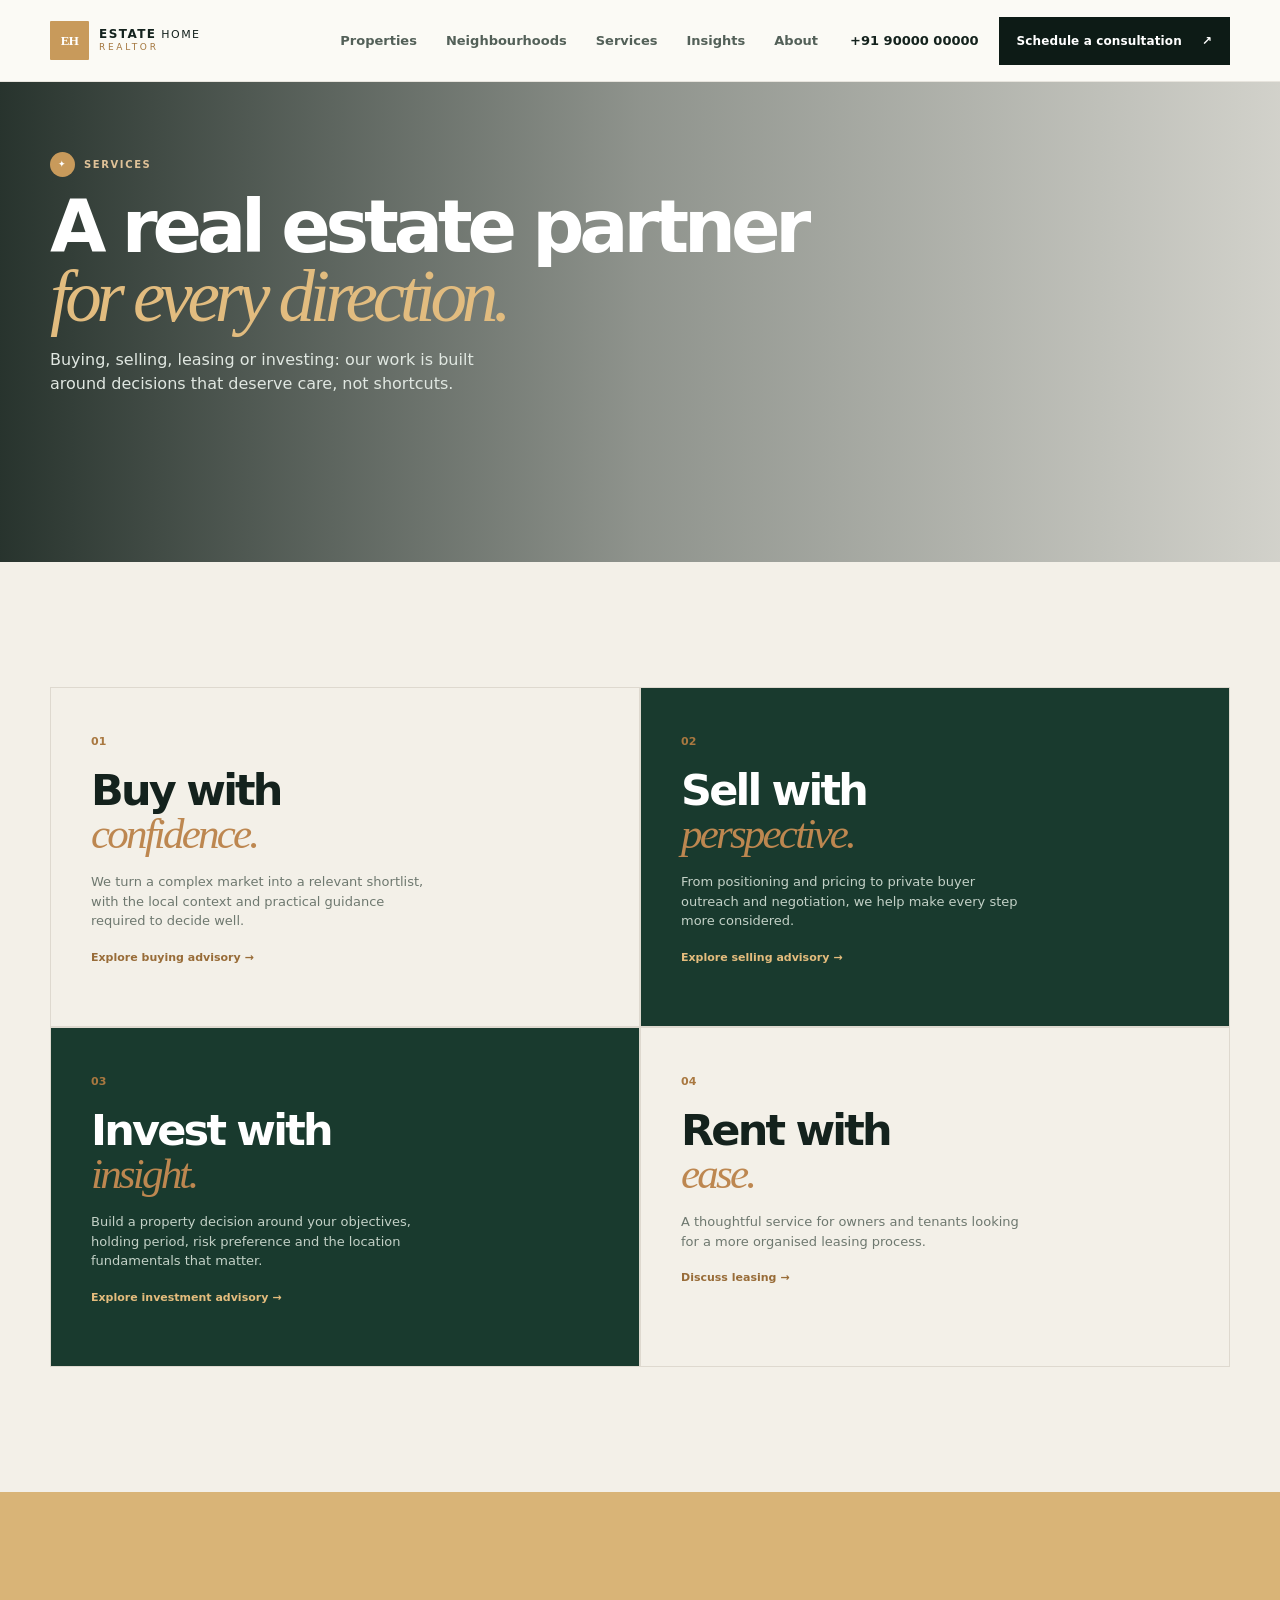
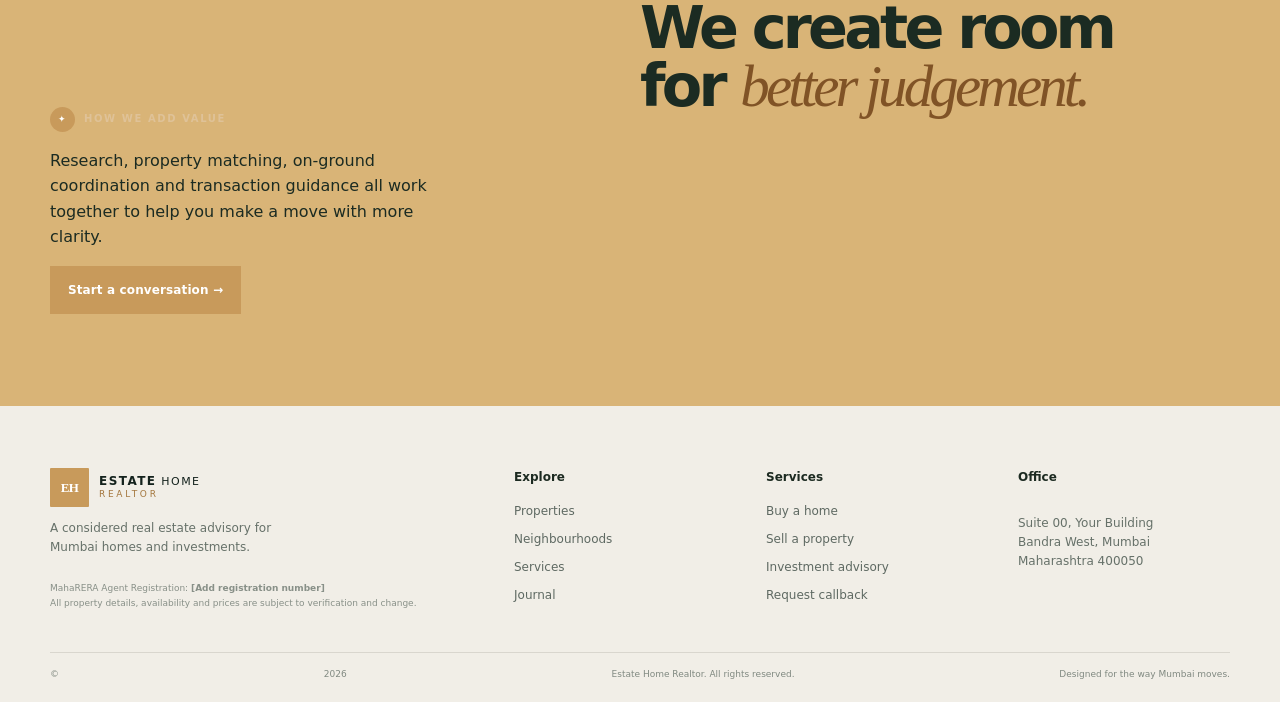
<file: ehr/services.html>
<!doctype html><html lang="en"><head><meta charset="utf-8"><meta name="viewport" content="width=device-width,initial-scale=1"><meta name="description" content="Services — Estate Home Realtor, Mumbai."><title>Services | Estate Home Realtor</title><link rel="preconnect" href="https://images.unsplash.com"><link rel="stylesheet" href="style.css"></head><body class="inner-page"><div class="progress"><i id="progress"></i></div><header class="header"><div class="wrap nav"><a class="brand" href="index.html"><span class="brand-mark">EH</span><span><b>ESTATE</b> HOME<br><em>REALTOR</em></span></a><button class="menu" aria-label="Open menu" aria-expanded="false"><i></i><i></i></button><nav id="nav"><a href="properties.html">Properties</a><a href="neighbourhoods.html">Neighbourhoods</a><a href="services.html">Services</a><a href="insights.html">Insights</a><a href="about.html">About</a></nav><div class="nav-right"><a class="phone" href="tel:+919000000000">+91 90000 00000</a><a class="button dark" href="contact.html">Schedule a consultation <span>↗</span></a></div></div></header><main><section class="page-hero" style="--page-image:url('https://images.unsplash.com/photo-1600566753190-17f0baa2a6c3?auto=format&fit=crop&w=2000&q=85')"><div class="page-hero-shade"></div><div class="wrap page-hero-inner"><p class="kicker light"><span>✦</span> Services</p><h1>A real estate partner<br><em>for every direction.</em></h1><p>Buying, selling, leasing or investing: our work is built around decisions that deserve care, not shortcuts.</p></div></section><section class="service-cards section"><div class="wrap"><article><span>01</span><h2>Buy with<br><em>confidence.</em></h2><p>We turn a complex market into a relevant shortlist, with the local context and practical guidance required to decide well.</p><a href="buying.html">Explore buying advisory →</a></article><article><span>02</span><h2>Sell with<br><em>perspective.</em></h2><p>From positioning and pricing to private buyer outreach and negotiation, we help make every step more considered.</p><a href="selling.html">Explore selling advisory →</a></article><article><span>03</span><h2>Invest with<br><em>insight.</em></h2><p>Build a property decision around your objectives, holding period, risk preference and the location fundamentals that matter.</p><a href="investment.html">Explore investment advisory →</a></article><article><span>04</span><h2>Rent with<br><em>ease.</em></h2><p>A thoughtful service for owners and tenants looking for a more organised leasing process.</p><a href="contact.html">Discuss leasing →</a></article></div></section><section class="service-note"><div class="wrap"><p class="kicker light"><span>✦</span> How we add value</p><h2>We create room<br>for <em>better judgement.</em></h2><div><p>Research, property matching, on-ground coordination and transaction guidance all work together to help you make a move with more clarity.</p><a class="button gold" href="contact.html">Start a conversation →</a></div></div></section></main><footer><div class="wrap footer-grid"><div><a class="brand" href="index.html"><span class="brand-mark">EH</span><span><b>ESTATE</b> HOME<br><em>REALTOR</em></span></a><p>A considered real estate advisory for Mumbai homes and investments.</p><small>MahaRERA Agent Registration: <b>[Add registration number]</b><br>All property details, availability and prices are subject to verification and change.</small></div><div><b>Explore</b><a href="properties.html">Properties</a><a href="neighbourhoods.html">Neighbourhoods</a><a href="services.html">Services</a><a href="insights.html">Journal</a></div><div><b>Services</b><a href="buying.html">Buy a home</a><a href="selling.html">Sell a property</a><a href="investment.html">Investment advisory</a><a href="contact.html">Request callback</a></div><div><b>Office</b><p>Suite 00, Your Building<br>Bandra West, Mumbai<br>Maharashtra 400050</p></div></div><div class="wrap footer-bottom">© <span id="year"></span> Estate Home Realtor. All rights reserved. <span>Designed for the way Mumbai moves.</span></div></footer><script src="script.js"></script></body></html>
</file>
<file: style.css>
:root{--ink:#0b1220;--green:#22c96a;--lime:#b8ff35;--cream:#f5f6f1;--muted:#657085;--line:#dce2db;--dark:#0b1d17;--deep:#07140f;--radius:22px}*{box-sizing:border-box}html{scroll-behavior:smooth}body{margin:0;background:#fff;color:var(--ink);font-family:Inter,ui-sans-serif,system-ui,-apple-system,BlinkMacSystemFont,"Segoe UI",sans-serif;font-size:16px;line-height:1.45}a{text-decoration:none;color:inherit}.shell{width:min(1180px,calc(100% - 48px));margin:auto}.topbar{background:#102a20;color:#d0ded7;font-size:13px}.topbar .shell{height:36px;display:flex;align-items:center;justify-content:center;gap:8px}.topbar a{color:#c7ff51;text-decoration:underline}.pulse{height:7px;width:7px;border-radius:50%;background:#c3ff42;box-shadow:0 0 0 4px #c3ff4220}.header{height:82px;border-bottom:1px solid #e6e9e6;background:#fffffff2;backdrop-filter:blur(15px);position:sticky;top:0;z-index:30}.nav{height:100%;display:flex;align-items:center;justify-content:space-between;gap:25px}.logo{display:flex;align-items:center;gap:10px;font-weight:800;font-size:19px;letter-spacing:-.04em}.logo>span:last-child span{color:#18ab58}.logo-icon{height:36px;width:36px;display:grid;place-items:center;color:#06150d!important;background:linear-gradient(135deg,#baff3d,#26d76e);border-radius:11px;font-weight:950;font-size:17px;box-shadow:0 8px 18px #22c96a35}.nav-menu{display:flex;align-items:center;gap:31px;margin-left:auto;margin-right:16px;font-size:14px;font-weight:650}.nav-menu a{color:#3d4655}.nav-menu b{color:#85909d;font-weight:500;margin-left:3px}.nav-actions{display:flex;align-items:center;gap:19px;font-weight:700;font-size:14px}.login{color:#46515e}.button{display:inline-flex;align-items:center;justify-content:center;gap:18px;padding:14px 19px;border-radius:9px;font-weight:800;font-size:14px;transition:.22s ease;border:1px solid transparent}.button:hover{transform:translateY(-2px)}.button-dark{background:#0d231a;color:white}.button-lime{background:var(--lime);color:#112016;box-shadow:0 12px 25px #b8ff3522}.button-white{background:white;color:#0d231a}.menu-btn{display:none;border:0;background:transparent;width:42px;height:42px;padding:7px}.menu-btn i{display:block;height:2px;background:#0b1220;margin:6px 0;transition:.2s}.hero{position:relative;overflow:hidden;background:linear-gradient(116deg,#071a11,#0a3020 54%,#082118);color:white;min-height:720px}.hero-grid,.final-grid{position:absolute;inset:0;opacity:.16;background-image:linear-gradient(#bcff5b18 1px,transparent 1px),linear-gradient(90deg,#bcff5b18 1px,transparent 1px);background-size:58px 58px;mask-image:linear-gradient(to bottom,black,transparent)}.hero-orb{position:absolute;border-radius:50%;filter:blur(0);opacity:.46}.orb-a{width:630px;height:630px;right:-210px;top:-260px;background:radial-gradient(circle,#55e77e22,transparent 67%)}.orb-b{width:500px;height:500px;left:-290px;bottom:-320px;background:radial-gradient(circle,#c2ff3f28,transparent 67%)}.hero-layout{min-height:720px;display:grid;grid-template-columns:.88fr 1.12fr;align-items:center;gap:38px;position:relative}.eyebrow{display:flex;gap:9px;align-items:center;text-transform:uppercase;letter-spacing:.12em;font-size:11px;font-weight:850;color:#218d4d}.eyebrow>span:not(.verified){width:26px;height:26px;border-radius:8px;background:#e2f8e8;display:grid;place-items:center;font-size:10px;color:#147a3b}.eyebrow.light{color:#bce7cb}.eyebrow.light>span:not(.verified){background:#c5ff4c20;color:#c6ff5a}.verified{font-size:12px;color:#0b1c12;background:#c5ff4c;border-radius:50%;height:18px;width:18px;display:grid;place-items:center;letter-spacing:0}.hero h1{font-size:clamp(48px,5.1vw,74px);line-height:.96;letter-spacing:-.072em;margin:20px 0 23px;max-width:650px}.hero h1 em,h2 em{font-family:Georgia,serif;font-weight:400;color:#c4ff4b;letter-spacing:-.06em}.lead{font-size:18px;line-height:1.6;max-width:570px;color:#cfddd5}.hero-buttons{display:flex;gap:23px;align-items:center;margin:33px 0}.text-link{font-size:14px;font-weight:800;color:#167b3d;display:inline-flex;gap:9px;align-items:center}.light-link{color:white}.hero-review{display:flex;gap:14px;align-items:center;border-top:1px solid #ffffff22;padding-top:25px;width:430px}.review-avatars{display:flex}.review-avatars span{height:30px;width:30px;border:2px solid #123825;border-radius:50%;display:grid;place-items:center;margin-left:-7px;background:#d9a263;color:#352009;font-size:10px;font-weight:800}.review-avatars span:first-child{margin:0;background:#e78092}.review-avatars span:nth-child(3){background:#92d7d0}.review-avatars span:nth-child(4){background:#a9a2db}.hero-review strong,.hero-review small{display:block;font-size:12px}.hero-review small{color:#a7bdb2;font-size:11px}.product-stage{height:590px;position:relative}.stage-glow{position:absolute;inset:80px 30px 30px;background:#69ed9420;filter:blur(42px);border-radius:30px}.browser-window{position:absolute;width:670px;right:-100px;top:58px;background:#f8faf8;border:1px solid #ffffff35;border-radius:16px;overflow:hidden;box-shadow:0 35px 100px #00000055;color:#18231e}.browser-bar{height:54px;display:flex;align-items:center;gap:22px;padding:0 17px;background:#fff;border-bottom:1px solid #e6ebe7;font-size:12px}.browser-brand{font-weight:800}.tiny-logo{display:inline-grid;place-items:center;background:#31c86a;color:white;border-radius:5px;width:16px;height:16px;font-size:9px}.search{background:#f3f6f4;border-radius:7px;padding:8px 13px;color:#89958e;flex:1}.profile-dot{width:26px;height:26px;border-radius:50%;display:grid;place-items:center;background:#d9f1e0;color:#168247;font-size:9px;font-weight:800}.app-body{height:370px;display:grid;grid-template-columns:48px 197px 1fr}.app-body aside{padding:13px 9px;background:#fbfcfb;border-right:1px solid #e6ebe7;display:flex;align-items:center;gap:16px;flex-direction:column;color:#7b867f;font-size:16px}.app-body aside span{height:26px;width:26px;display:grid;place-items:center}.side-active{border-radius:7px;background:#dcf8e5;color:#17a654}.inbox-list{border-right:1px solid #e6ebe7}.inbox-title{padding:14px 13px 10px;display:flex;justify-content:space-between}.filter-row{display:flex;gap:10px;font-size:9px;padding:0 12px 11px;color:#6d7972}.filter-row span{padding:4px 6px}.selected-filter{background:#def7e6;color:#168f48;border-radius:4px}.contact{position:relative;display:flex;gap:8px;padding:10px 10px;border-top:1px solid #f0f2f0;font-size:9px}.contact.active{background:#e9f9ed}.avatar{width:26px;height:26px;display:grid;place-items:center;border-radius:50%;font-size:8px;color:#243528;font-style:normal;font-weight:800;flex:0 0 auto}.one{background:#d7edd6}.two{background:#f4dcbe}.three{background:#d7ddf5}.four{background:#f4d2df}.contact b,.contact small{display:block;white-space:nowrap;overflow:hidden;text-overflow:ellipsis;max-width:115px}.contact b{font-size:10px}.contact small{color:#88938c;margin-top:3px}.contact time{font-size:8px;color:#9aa39d;position:absolute;right:8px;top:11px}.chat{display:flex;flex-direction:column}.chat-title{height:55px;background:white;padding:10px 15px;display:flex;justify-content:space-between;align-items:center;font-size:13px}.contact-title{display:flex;gap:8px;align-items:center}.contact-title .avatar{width:30px;height:30px}.contact-title b,.contact-title small{display:block;font-size:10px}.contact-title small{color:#819087;font-size:8px}.online{height:5px;width:5px;background:#2fc566;border-radius:50%;display:inline-block}.chat-area{flex:1;padding:12px 16px;background:#f5f8f5;position:relative}.date-pill{font-size:8px;background:#eef1ef;color:#7f8983;padding:4px 7px;border-radius:4px;margin:auto;width:max-content}.message{padding:7px 9px;max-width:210px;width:max-content;border-radius:8px;font-size:9px;margin:10px 0}.message small{font-size:7px;color:#819087;float:right;margin-left:12px;margin-top:5px}.incoming{background:white;border-top-left-radius:2px}.outgoing{background:#d9f7df;margin-left:auto;border-top-right-radius:2px}.ai-suggestion{position:absolute;right:15px;bottom:13px;width:275px;display:flex;gap:8px;align-items:flex-start;background:#102d20;color:white;border-radius:8px;padding:9px;box-shadow:0 8px 16px #1232;font-size:8px}.ai-suggestion>span{color:#c6ff55;font-size:15px}.ai-suggestion b{font-size:9px}.ai-suggestion p{margin:2px 0;color:#c6d4cc}.ai-suggestion button{font-size:8px;white-space:nowrap;border:0;border-radius:4px;background:#c6ff54;padding:4px;color:#102819;font-weight:800}.composer{height:42px;background:white;border-top:1px solid #e6ebe7;display:flex;align-items:center;gap:12px;padding:0 13px;color:#9da7a1;font-size:11px}.composer span{flex:1;font-size:9px}.composer b{color:#1fb75c}.floating-card{background:white;color:#17231c;box-shadow:0 20px 48px #0003;border-radius:12px;position:absolute}.revenue{left:-5px;bottom:40px;width:185px;padding:15px}.card-label,.revenue small{display:block;color:#829087;font-size:9px}.revenue strong{display:block;letter-spacing:-.04em;font-size:23px;margin:4px 0}.revenue small b{color:#16a34a}.spark{height:22px;display:flex;align-items:flex-end;gap:4px;margin-top:8px}.spark i{background:#45d075;width:15px;border-radius:3px 3px 0 0}.spark i:nth-child(1){height:32%}.spark i:nth-child(2){height:50%}.spark i:nth-child(3){height:39%}.spark i:nth-child(4){height:68%}.spark i:nth-child(5){height:60%}.spark i:nth-child(6){height:82%}.spark i:nth-child(7){height:100%}.delivered{right:-89px;top:19px;padding:11px 14px;display:flex;gap:9px;align-items:center;font-size:10px}.delivered strong,.delivered small{display:block}.delivered small{font-size:8px;color:#87928b}.round-check{height:29px;width:29px;border-radius:50%;display:grid;place-items:center;background:#d8f8df;color:#149744;font-weight:800}.trust{border-bottom:1px solid #e7ece8}.trust-row{padding:30px 0 32px}.trust-row>p{font-size:10px;letter-spacing:.1em;font-weight:800;color:#8b958e;text-align:center;margin-bottom:24px}.trust-logos{display:flex;align-items:center;justify-content:space-between;color:#667168;gap:15px}.trust-logos b{font-size:19px;letter-spacing:-.07em}.trust-logos b span{color:#22ad59}.metrics-section{background:#f3f6f1}.metric-grid{display:grid;grid-template-columns:repeat(4,1fr);padding:28px 0}.metric-grid>div{padding:5px 32px;border-left:1px solid #dce4dc}.metric-grid>div:first-child{border:0;padding-left:0}.metric-grid strong{font-size:32px;letter-spacing:-.06em}.metric-grid p{margin:4px 0;color:#6e7971;font-size:12px}.section{padding:120px 0}h2{font-size:clamp(38px,4.5vw,60px);line-height:1.02;letter-spacing:-.062em;margin:19px 0}h2 em{color:#17934a}.intro-grid{display:grid;grid-template-columns:1.08fr .72fr;gap:90px;align-items:end}.intro-text{border-left:1px solid #dce2dd;padding-left:34px}.intro-text p{color:#68746c;font-size:18px;line-height:1.65;margin-top:0}.bento-section{background:#f6f8f5}.section-head{display:flex;justify-content:space-between;align-items:end;margin-bottom:50px}.section-head h2{margin-bottom:0}.section-head>p{max-width:350px;color:#647067;line-height:1.6;margin:0}.bento-grid{display:grid;grid-template-columns:1.07fr .93fr .93fr;grid-template-rows:365px 270px;gap:16px}.bento{position:relative;border-radius:16px;padding:28px;overflow:hidden;background:white;border:1px solid #e2e8e2;transition:.35s}.bento:hover{transform:translateY(-5px);box-shadow:0 20px 45px #07180d12}.card-number{font-size:10px;color:#15924a;font-weight:900;margin-bottom:15px}.bento h3{font-size:24px;letter-spacing:-.045em;margin:0 0 8px}.bento p{font-size:13px;color:#707a73;max-width:270px;margin:0 0 16px}.bento a{font-size:12px;font-weight:800;color:#158e46}.campaign-card{grid-row:span 2;background:#eaf8ec}.campaign-card>div:first-of-type{position:relative;z-index:2}.mini-campaign{position:absolute;right:-18px;bottom:-20px;width:290px;background:white;border-radius:14px 0 0 0;padding:15px;box-shadow:0 12px 30px #19452220;font-size:9px}.mini-top{display:flex;justify-content:space-between;font-size:10px;margin-bottom:13px}.mini-campaign label{display:block;color:#819086;margin:9px 0 4px}.select-box,.template-preview{display:flex;align-items:center;gap:7px;border:1px solid #e1e7e2;padding:7px;border-radius:6px}.select-box b{margin-left:auto}.mini-group,.template-icon{height:20px;width:20px;border-radius:5px;background:#e1f8e7;display:grid;place-items:center}.template-preview small{display:block;color:#88958d;font-size:7px}.template-preview i{color:#20b257;margin-left:auto}.mini-campaign button{border:0;background:#1dc360;color:#fff;width:100%;border-radius:5px;padding:8px;margin-top:11px;font-size:9px;font-weight:800}.automation-card-big{grid-column:span 2;background:#0e291d;color:white}.automation-card-big p{color:#b3c4b8}.automation-card-big a{color:#c5ff54}.flow-map{position:absolute;bottom:35px;right:25px;display:flex;align-items:center;font-size:9px}.flow-map span{padding:8px 10px;border-radius:5px;background:#214b35;border:1px solid #47745c}.flow-map .flow-start{background:#c5ff54;color:#14271a;border:0}.flow-map .ai{background:#1b6840}.flow-map .flow-end{background:#ffffff;color:#164326}.flow-map i{height:1px;width:15px;background:#86ac94}.inbox-card{background:#fff8eb}.team-list{position:absolute;bottom:18px;left:28px;right:28px}.team-list>div{background:#fff;padding:9px;margin-top:5px;border-radius:7px;display:flex;align-items:center;gap:7px;font-size:10px;box-shadow:0 5px 12px #a6742030}.team-list i{font-style:normal;width:19px;height:19px;border-radius:50%;display:grid;place-items:center;background:#e0f0d8;font-size:8px}.team-list small{margin-left:auto;color:#7e897f}.presence{height:6px;width:6px;border-radius:50%;background:#20bd5c}.p2{background:#efb24a}.p3{background:#a3a9a5}.analytics-card{background:#eff3ff}.analytics-stat{position:absolute;left:28px;right:28px;bottom:21px;background:white;border-radius:10px;padding:12px;display:flex;justify-content:space-between;align-items:end}.analytics-stat small{display:block;color:#6e7a73;font-size:8px}.analytics-stat b{font-size:22px;letter-spacing:-.06em}.analytics-stat em{font-size:8px;color:#15a24f;font-style:normal}.bar-chart{height:54px;display:flex;align-items:end;gap:3px}.bar-chart i{width:9px;background:#69a3ff;border-radius:3px 3px 0 0}.bar-chart i:nth-child(1){height:32%}.bar-chart i:nth-child(2){height:64%}.bar-chart i:nth-child(3){height:43%}.bar-chart i:nth-child(4){height:85%}.bar-chart i:nth-child(5){height:58%}.bar-chart i:nth-child(6){height:90%}.bar-chart i:nth-child(7){height:70%}.crm-card{background:#f4f1fc}.tags{position:absolute;bottom:23px;display:flex;gap:5px;flex-wrap:wrap}.tags span{padding:5px 7px;border-radius:99px;font-size:9px;background:white;color:#685b91}.tags span:nth-child(2){background:#d7f8e0;color:#128548}.solutions{background:#092117;color:white}.solutions h2{color:white}.solutions h2 em{color:#c4ff50}.solutions-top{display:flex;justify-content:space-between;align-items:end}.solution-tabs{display:flex;gap:5px;margin:45px 0 21px;border-bottom:1px solid #ffffff20}.tab{border:0;background:transparent;color:#a5bdb0;padding:13px 21px;font-weight:800;cursor:pointer;border-bottom:2px solid transparent}.tab.active{color:#d2ff6a;border-color:#c4ff4c}.solution-panel{display:none;grid-template-columns:.8fr 1.2fr;align-items:center;gap:60px;min-height:380px}.solution-panel.active{display:grid}.solution-index{font-size:10px;color:#c4ff4c;font-weight:800;letter-spacing:.13em}.solution-copy h3{font-size:38px;line-height:1.08;letter-spacing:-.05em;margin:15px 0}.solution-copy p{color:#acc0b3;font-size:16px;line-height:1.6}.solution-copy ul{list-style:none;padding:0;margin:25px 0}.solution-copy li{margin:10px 0;color:#d7e4dc;font-size:13px}.solution-copy li:before{content:'✓';margin-right:10px;color:#c4ff4c}.solution-art{height:340px;position:relative;border-radius:18px;background:linear-gradient(135deg,#143b2a,#0d261b);overflow:hidden}.marketing-art:before{content:"";position:absolute;inset:0;background-image:linear-gradient(#c4ff4c16 1px,transparent 1px),linear-gradient(90deg,#c4ff4c16 1px,transparent 1px);background-size:35px 35px}.audience-box{position:absolute;top:58px;left:65px;border-radius:13px;background:#f8faf7;color:#14251b;padding:18px;width:170px;box-shadow:0 20px 35px #0003}.audience-box small,.message-template small{font-size:8px;color:#76837a;display:block}.audience-box strong{font-size:28px;display:block;letter-spacing:-.07em}.audience-box span{font-size:9px;color:#6c7b71}.donut{width:56px;height:56px;border-radius:50%;background:conic-gradient(#26ca67 76%,#dce7df 0);position:absolute;right:-28px;bottom:-22px;display:grid;place-items:center;font-size:10px;font-weight:900}.donut:after{content:"";background:white;width:40px;height:40px;border-radius:50%;position:absolute}.donut{isolation:isolate}.donut::first-letter{z-index:2}.message-template{position:absolute;right:52px;bottom:50px;width:250px;padding:16px;border-radius:11px;background:#e1ff90;color:#142319;box-shadow:0 15px 32px #0003}.message-template b{display:block;margin:10px 0 5px;font-size:12px}.message-template p{font-size:10px;margin:0 0 13px}.message-template span{font-size:8px;color:#627841}.send-line{position:absolute;left:224px;top:155px;width:135px;border-top:1px dashed #c4ff4c}.send-line i{width:6px;height:6px;border-radius:50%;background:#c4ff4c;display:inline-block;position:absolute;top:-3px}.send-line i:nth-child(1){left:0}.send-line i:nth-child(2){left:35%}.send-line i:nth-child(3){right:0}.sales-card{background:#fff;color:#13251a;padding:24px;border-radius:16px;position:absolute;left:100px;top:62px;width:275px}.sales-card small{color:#6d7a72;font-size:9px;font-weight:800}.sales-card h4{font-size:20px;margin:8px 0}.sales-card strong{font-size:29px;letter-spacing:-.05em}.stage-row{display:flex;align-items:center;gap:6px;font-size:8px;margin-top:22px}.stage-row span{padding:5px;background:#edf2ed;border-radius:4px}.stage-row .won{background:#cdfb81}.stage-row i{width:12px;border-top:1px solid #9aa69f}.support-ring{position:absolute;inset:55px auto auto 120px;width:190px;height:190px;border:19px solid #bdfd48;border-left-color:#326f4b;border-radius:50%;display:grid;place-content:center;text-align:center}.support-ring b{font-size:25px}.support-ring span{font-size:10px;color:#c7d5ce}.client-stack{position:absolute;left:120px;top:69px;display:flex;align-items:center}.client-stack span,.client-stack b{width:105px;height:140px;background:#edfff4;color:#163c26;margin-left:-40px;border:1px solid #5e9672;border-radius:10px;display:grid;place-items:center;font-size:12px;box-shadow:0 15px 30px #0003}.client-stack span:nth-child(2){background:#e5f6ff}.client-stack span:nth-child(3){background:#fff4d3}.client-stack b{width:54px;height:54px;border-radius:50%;background:#c4ff4c;margin-left:-20px}.journey-top{text-align:center;margin-bottom:68px}.journey-line{display:grid;grid-template-columns:1fr 60px 1fr 60px 1fr 60px 1fr;align-items:start}.journey-line>i{height:1px;background:#bdc9bf;margin-top:28px;position:relative}.journey-line>i:after{content:'→';position:absolute;right:-5px;top:-10px;color:#17934a}.journey-step{text-align:center;padding:0 9px}.journey-step>span{height:56px;width:56px;border-radius:50%;background:#e8f8eb;color:#168d47;display:grid;place-items:center;margin:0 auto 20px;font-size:13px;font-weight:900}.journey-step h3{margin:0 0 7px;font-size:20px;letter-spacing:-.04em}.journey-step p{margin:0;color:#69756c;font-size:13px;line-height:1.55}.ai-section{background:#07150f;color:white;overflow:hidden}.ai-layout{display:grid;grid-template-columns:1fr 1fr;min-height:600px;align-items:center}.ai-copy h2{color:white}.ai-copy h2 em{color:#c5ff50}.ai-copy>p{max-width:490px;color:#aec5b8;font-size:17px;line-height:1.65}.ai-points{margin-top:34px;display:flex;gap:20px;flex-wrap:wrap;font-size:11px;color:#d6e4db}.ai-points span:first-letter{color:#c5ff50}.ai-visual{height:510px;position:relative}.ai-visual:before{content:"";position:absolute;top:50%;left:50%;width:400px;height:400px;border:1px solid #baff3d30;border-radius:50%;transform:translate(-50%,-50%)}.ai-visual:after{content:"";position:absolute;top:50%;left:50%;width:280px;height:280px;border:1px solid #baff3d20;border-radius:50%;transform:translate(-50%,-50%)}.ai-core{position:absolute;z-index:2;top:50%;left:50%;transform:translate(-50%,-50%);width:155px;height:155px;border-radius:50%;background:radial-gradient(circle at 35% 28%,#e0ff99,#baff3d 25%,#219a54 67%,#133725);display:flex;flex-direction:column;align-items:center;justify-content:center;color:#082013;box-shadow:0 0 0 14px #baff3d0d,0 0 60px #baff3d45}.ai-core strong{font-size:15px}.ai-core span{font-size:7px;margin-top:3px}.ai-star{font-size:25px}.ai-orbit{position:absolute;z-index:3;border:1px solid #b5d2bf35;background:#122c20;color:#e2eee7;padding:10px 13px;border-radius:9px;font-size:10px;box-shadow:0 12px 22px #0004}.ai-orbit b{color:#c5ff50;font-size:13px;margin-right:5px}.o1{top:54px;left:79px}.o2{right:9px;top:145px}.o3{left:76px;bottom:70px}.o4{right:42px;bottom:42px}.why-grid{display:grid;grid-template-columns:.8fr 1.2fr;gap:100px}.why-sticky{align-self:start;position:sticky;top:130px}.why-sticky p{color:#69746c;line-height:1.65;margin:24px 0}.why-list article{display:grid;grid-template-columns:56px 1fr;gap:19px;padding:29px 0;border-top:1px solid #dce3dd}.why-list article:last-child{border-bottom:1px solid #dce3dd}.why-list article>span{color:#189148;font-size:12px;font-weight:900;padding-top:5px}.why-list h3{margin:0 0 8px;font-size:26px;letter-spacing:-.045em}.why-list p{max-width:455px;margin:0;color:#6b766f;line-height:1.6}.testimonial{background:#e5f8e9}.quote-wrap{max-width:900px;text-align:center;position:relative}.quote-mark{font-family:Georgia,serif;color:#21a754;font-size:108px;height:65px;line-height:1}.quote-wrap blockquote{margin:20px 0 35px;font-size:clamp(25px,3.2vw,42px);line-height:1.18;letter-spacing:-.05em}.quote-person{display:flex;justify-content:center;align-items:center;gap:10px}.person-photo{width:42px;height:42px;border-radius:50%;display:grid;place-items:center;background:#b7835d;color:#fff;font-size:11px}.quote-person b,.quote-person span{display:block;text-align:left;font-size:12px}.quote-person span{color:#6e7e73;font-size:11px}.quote-result{margin-left:34px;padding-left:34px;border-left:1px solid #bdd9c4}.quote-result strong{font-size:24px;letter-spacing:-.06em;color:#168f48}.quote-result span{font-size:10px;max-width:112px}.integration-layout{display:grid;grid-template-columns:.85fr 1.15fr;gap:50px;align-items:center}.integration-layout>div:first-child p{color:#66736a;line-height:1.65;max-width:390px;margin:24px 0}.integration-cloud{height:385px;position:relative;border-radius:18px;background:#f2f6f2;background-image:radial-gradient(#9ccaa8 1px,transparent 1px);background-size:20px 20px}.center-int{position:absolute;left:50%;top:50%;transform:translate(-50%,-50%);display:flex;align-items:center;gap:8px;background:#10291d;color:white;border-radius:10px;padding:13px 17px;box-shadow:0 15px 30px #1234;font-size:13px}.center-int .logo-icon{height:25px;width:25px;font-size:11px}.int{position:absolute;background:white;padding:11px 14px;border-radius:9px;box-shadow:0 9px 18px #14331e15;font-size:11px;color:#4b5b50}.int b{margin-left:5px}.i1{left:65px;top:60px}.i2{right:55px;top:70px}.i3{left:55px;bottom:80px}.i4{right:60px;bottom:66px}.i5{left:215px;top:35px}.i6{right:185px;bottom:28px}.pricing{background:#0b2118;color:white}.pricing-head{text-align:center;max-width:610px;margin:auto}.pricing-head h2{color:white}.pricing-head h2 em{color:#c6ff4f}.pricing-head p{color:#afc4b7;line-height:1.6}.billing-toggle{display:inline-flex;margin-top:19px;padding:4px;background:#ffffff12;border:1px solid #ffffff1c;border-radius:8px;font-size:11px;font-weight:700}.billing-toggle span{padding:8px 11px;color:#aec0b5}.billing-toggle .active{background:#fff;color:#173022;border-radius:5px}.billing-toggle b{color:#c6ff50;margin-left:4px}.pricing-grid-pro{display:grid;grid-template-columns:repeat(3,1fr);gap:16px;margin-top:48px;align-items:stretch}.pricing-grid-pro article{border:1px solid #ffffff24;border-radius:14px;padding:30px;background:#143525}.pricing-grid-pro .pricing-featured{background:#f5f9f4;color:#102319;border-color:#f5f9f4;transform:translateY(-13px);position:relative;box-shadow:0 25px 40px #0003}.popular{position:absolute;top:-13px;left:50%;transform:translateX(-50%);background:#c5ff4c;color:#112a18;padding:5px 10px;border-radius:4px;font-size:9px;font-weight:900;letter-spacing:.07em;white-space:nowrap}.pricing-grid-pro h3{font-size:25px;margin:0}.pricing-grid-pro p{font-size:13px;color:#b5c7bd;margin:4px 0 22px}.pricing-featured p{color:#6b7b70}.pricing-grid-pro strong{font-size:35px;letter-spacing:-.06em;display:block;margin-bottom:22px}.pricing-grid-pro strong small{font-size:12px;color:#a7b8ad;letter-spacing:0}.pricing-featured strong small{color:#6e7b73}.pricing-grid-pro .button{width:100%;margin-bottom:22px}.pricing-grid-pro ul{list-style:none;margin:0;padding:0;border-top:1px solid #ffffff1f;padding-top:17px}.pricing-featured ul{border-color:#dce7de}.pricing-grid-pro li{font-size:12px;margin:11px 0;color:#d1e0d6}.pricing-featured li{color:#486056}.pricing-grid-pro li:before{content:'✓';color:#c6ff50;margin-right:8px;font-weight:900}.pricing-featured li:before{color:#18a650}.pricing-note{text-align:center;margin:27px 0 0;color:#9bb0a3;font-size:11px}.faq-grid{display:grid;grid-template-columns:.8fr 1.2fr;gap:100px}.faq-grid>div:first-child p{color:#6d7870}.faq-grid>div:first-child p a{color:#168c48;font-weight:800}.accordion{border-top:1px solid #dbe2dc}.accordion details{padding:20px 0;border-bottom:1px solid #dbe2dc}.accordion summary{cursor:pointer;list-style:none;display:flex;justify-content:space-between;align-items:center;font-weight:800;font-size:17px;letter-spacing:-.02em}.accordion summary::-webkit-details-marker{display:none}.accordion summary span{font-size:25px;font-weight:400;color:#229b50}.accordion details[open] summary span{transform:rotate(45deg)}.accordion p{color:#69756d;line-height:1.65;font-size:14px;max-width:570px;margin:12px 0 0}.final-hero{position:relative;overflow:hidden;background:radial-gradient(circle at 70% 20%,#42b56544,transparent 31%),#092116;color:white;padding:120px 0}.final-inner{text-align:center;position:relative}.final-inner .eyebrow{justify-content:center}.final-inner h2{font-size:clamp(46px,6vw,76px);color:white}.final-inner p{max-width:600px;margin:0 auto;color:#b6cabd;font-size:17px;line-height:1.65}.final-inner .hero-buttons{justify-content:center}.final-inner h2 em{color:#c5ff50}footer{background:#f1f5f1;padding:57px 0}.footer-grid{display:grid;grid-template-columns:2fr repeat(3,1fr);gap:35px}.footer-grid p{max-width:240px;color:#66736a;font-size:13px;line-height:1.6}.footer-grid small{color:#879188;font-size:11px}.footer-grid>div:not(:first-child){display:flex;flex-direction:column;gap:11px;font-size:13px;color:#556159}.footer-grid>div:not(:first-child) b{color:#17231b;margin-bottom:4px}
@media(max-width:900px){.nav-menu{gap:15px;margin-right:0}.nav-actions .login{display:none}.hero-layout{grid-template-columns:1fr;padding:80px 0 30px}.hero-copy{text-align:center;display:flex;flex-direction:column;align-items:center}.product-stage{height:520px}.browser-window{right:50%;transform:translateX(50%)}.revenue{left:2%}.delivered{right:0}.intro-grid,.why-grid,.faq-grid,.integration-layout{gap:45px}.bento-grid{grid-template-columns:1fr 1fr;grid-template-rows:auto}.campaign-card{grid-row:span 2}.automation-card-big{grid-column:span 1}.solution-panel.active{gap:25px}.hero h1{font-size:60px}}
@media(max-width:650px){.shell{width:min(100% - 30px,1180px)}.topbar{font-size:10px}.topbar .shell{height:32px}.header{height:68px}.nav-actions{display:none}.menu-btn{display:block}.nav-menu{display:none;position:absolute;left:15px;right:15px;top:62px;margin:0;padding:15px;background:#fff;box-shadow:0 15px 35px #0002;border:1px solid #e4eae5;border-radius:12px;flex-direction:column;align-items:stretch;gap:0}.nav-menu.open{display:flex}.nav-menu a{padding:12px}.hero{min-height:auto}.hero-layout{min-height:auto;padding:65px 0 18px;gap:5px}.hero h1{font-size:47px}.lead{font-size:16px}.hero-buttons{flex-direction:column;width:100%;gap:15px}.hero-buttons .button{width:100%}.hero-review{width:100%;justify-content:center}.product-stage{height:340px;width:100%;transform:scale(.64);transform-origin:top center;margin-bottom:-110px}.browser-window{width:625px;right:50%;top:10px}.revenue{left:-18px;bottom:20px}.delivered{right:-35px;top:-14px}.trust-row{padding:20px 0}.trust-logos{display:grid;grid-template-columns:repeat(3,1fr);text-align:center;gap:15px}.trust-logos b{font-size:14px}.trust-logos b:nth-last-child(-n+2){display:none}.metric-grid{grid-template-columns:1fr 1fr;padding:15px 0}.metric-grid>div,.metric-grid>div:first-child{padding:15px;border:0}.metric-grid>div:nth-child(odd){border-right:1px solid #dce4dc}.section{padding:75px 0}h2{font-size:39px}.intro-grid,.section-head,.solutions-top,.why-grid,.faq-grid,.integration-layout,.ai-layout{grid-template-columns:1fr;display:grid}.intro-grid{gap:26px}.intro-text{border-left:0;border-top:1px solid #dce2dd;padding:22px 0 0}.section-head{align-items:start;gap:18px}.section-head>p{max-width:none}.bento-grid{display:flex;flex-direction:column}.bento{min-height:255px}.campaign-card{min-height:410px}.automation-card-big{min-height:310px}.flow-map{right:-64px;transform:scale(.78);transform-origin:right bottom}.solutions-top{gap:20px}.solution-tabs{overflow:auto;margin:30px 0 18px}.tab{padding:11px 14px}.solution-panel.active{grid-template-columns:1fr;gap:30px}.solution-copy h3{font-size:31px}.solution-art{height:270px}.audience-box{left:25px;top:35px}.message-template{right:15px;bottom:22px;transform:scale(.78);transform-origin:right bottom}.send-line{display:none}.journey-top{text-align:left;margin-bottom:40px}.journey-line{display:block;border-left:1px solid #cbdbce;margin-left:18px}.journey-line>i{display:none}.journey-step{display:grid;grid-template-columns:50px 1fr;text-align:left;padding:0 0 27px 20px;position:relative}.journey-step>span{width:38px;height:38px;margin:0;position:absolute;left:-39px}.journey-step h3{margin:7px 0}.journey-step p{grid-column:2}.ai-layout{min-height:auto;padding:75px 0}.ai-visual{height:400px;transform:scale(.82);margin:-10px -20px -40px}.why-sticky{position:static}.why-list article{grid-template-columns:37px 1fr}.testimonial{padding:70px 0}.quote-person{flex-wrap:wrap}.quote-result{margin-left:8px;padding-left:15px}.integration-cloud{height:300px}.i5,.i6{display:none}.i1{left:20px;top:35px}.i2{right:20px;top:42px}.i3{left:20px;bottom:30px}.i4{right:20px;bottom:30px}.pricing-grid-pro{grid-template-columns:1fr}.pricing-grid-pro .pricing-featured{transform:none}.faq-grid{gap:30px}.accordion summary{font-size:15px}.final-hero{padding:85px 0}.footer-grid{grid-template-columns:1fr 1fr}.footer-grid>div:first-child{grid-column:span 2}.footer-grid>div:last-child{display:none}}
/* QA refinements: keep interface previews fully contained */
@media (min-width:651px){.browser-window{width:620px;right:0}.delivered{right:-8px}.revenue{left:0}.mini-campaign{right:0;bottom:0;width:275px}}
@media (max-width:650px){.product-stage{transform:scale(.56);margin-bottom:-135px}.browser-window{right:50%}.delivered{right:0}.revenue{left:0}.mini-campaign{right:0;bottom:0;width:280px}.flow-map{right:-6px;transform:scale(.7);transform-origin:right bottom}}

/* Expanded conversion sections */
.industry-section{background:#f5f7f3}.industry-head{display:grid;grid-template-columns:1.1fr .7fr;gap:80px;align-items:end;margin-bottom:48px}.industry-head>p{color:#66736a;line-height:1.65}.industry-grid{display:grid;grid-template-columns:repeat(2,1fr);gap:16px}.industry-card{min-height:330px;border-radius:18px;padding:30px;position:relative;overflow:hidden;border:1px solid #dce5dd}.industry-card small{font-size:9px;font-weight:900;letter-spacing:.13em;color:#437051}.industry-card h3{font-size:28px;line-height:1.08;letter-spacing:-.045em;max-width:430px;margin:18px 0 12px}.industry-card p{font-size:13px;color:#637168;max-width:430px;line-height:1.6}.industry-icon{width:45px;height:45px;border-radius:12px;background:#fff;display:grid;place-items:center;font-size:19px;box-shadow:0 10px 25px #18331e12}.green-card{background:#e8f8eb}.gold-card{background:#fff5df}.blue-card{background:#edf5ff}.purple-card{background:#f4efff}.industry-flow{position:absolute;bottom:28px;left:30px;right:30px;background:white;border-radius:10px;padding:13px;display:flex;align-items:center;justify-content:space-between}.industry-flow i{font-style:normal;font-size:10px;font-weight:800}.industry-flow b{color:#22ae58}.mini-chat{position:absolute;bottom:25px;right:25px;display:flex;flex-direction:column;align-items:flex-end;gap:7px}.mini-chat span{padding:8px 10px;background:white;border-radius:9px 9px 2px 9px;font-size:9px;box-shadow:0 7px 15px #4d3e1412}.mini-chat span:last-child{background:#ddf6cf}.appointment{position:absolute;left:30px;right:30px;bottom:27px;padding:15px;background:white;border-radius:11px}.appointment b,.appointment span{display:block;font-size:10px}.appointment span{color:#76847a;margin:4px 0 10px}.appointment button{border:0;background:#e6f4ff;color:#2470a8;border-radius:5px;padding:6px 8px;font-size:8px;font-weight:800}.order-track{position:absolute;left:30px;right:30px;bottom:35px;display:grid;grid-template-columns:22px 1fr 22px 1fr 22px;align-items:center}.order-track>span{height:22px;width:22px;border-radius:50%;display:grid;place-items:center;background:white;color:#7d6aa8;font-size:9px;font-weight:900}.order-track .done{background:#7c63c4;color:white}.order-track i{height:2px;background:#d3c9ef}.order-track small{text-align:center;font-size:8px;margin-top:6px}.dark-card-wide{grid-column:1/-1;min-height:260px;background:#0b261a;color:white;display:grid;grid-template-columns:1fr 1fr;align-items:center}.dark-card-wide p{color:#aec0b4}.dark-card-wide small{color:#c5ff4c}.agency-dashboard{display:grid;grid-template-columns:repeat(3,1fr);gap:8px;background:#ffffff0c;padding:18px;border:1px solid #ffffff16;border-radius:14px}.agency-dashboard div{background:#ffffff0d;border-radius:9px;padding:16px}.agency-dashboard span,.agency-dashboard b{display:block}.agency-dashboard span{font-size:7px;color:#9eb2a5;letter-spacing:.08em}.agency-dashboard b{font-size:25px;margin-top:8px}.template-grid{display:grid;grid-template-columns:repeat(3,1fr);gap:16px}.template-grid>article{border:1px solid #e0e6e0;border-radius:17px;padding:22px;background:white}.template-top{display:flex;justify-content:space-between;font-size:9px;font-weight:900;letter-spacing:.1em;color:#63816d}.template-grid>article>h3{font-size:20px;letter-spacing:-.035em;margin:20px 0 7px}.template-grid>article>p{font-size:12px;color:#6b766f}.phone-template,.automation-mini,.support-mini{height:230px;margin-top:18px;border-radius:12px;background:#eff7f0;padding:22px;display:flex;flex-direction:column;justify-content:center}.phone-template small{font-size:8px;color:#168e47;font-weight:900}.phone-template strong{font-size:18px;margin:9px 0}.phone-template p{font-size:10px;color:#65736a}.phone-template button{border:0;background:#1bad56;color:white;padding:8px;border-radius:5px;font-size:9px;font-weight:800}.automation-mini{align-items:center;gap:7px;background:#102d20;color:white}.automation-mini span{background:#1b4933;border:1px solid #4b765e;border-radius:6px;padding:8px 13px;font-size:9px}.automation-mini .ai-step{color:#d2ff75}.automation-mini b{color:#91b39f}.start-dot{width:14px;height:14px;background:#c6ff52;border-radius:50%}.support-mini{background:#eef4ff}.support-mini>div:first-child{display:flex;align-items:center;gap:8px;background:white;padding:10px;border-radius:9px;font-size:9px}.support-mini>div:first-child span{width:25px;height:25px;border-radius:50%;display:grid;place-items:center;background:#ccff73;font-weight:900}.quick-replies{display:flex;flex-wrap:wrap;gap:6px;margin-top:10px}.quick-replies i{font-style:normal;background:white;border:1px solid #b9cee9;border-radius:99px;padding:6px 8px;font-size:8px;color:#3f6493}.roi-section{background:#082017;color:white}.roi-layout{display:grid;grid-template-columns:1fr .8fr;gap:80px;align-items:center}.roi-copy h2{color:white}.roi-copy h2 em{color:#c4ff4c}.roi-copy>p{color:#aec0b5;max-width:550px}.roi-input{margin-top:25px}.roi-input label{display:flex;justify-content:space-between;color:#d6e3da;font-size:12px;font-weight:700}.roi-input label b{color:#c6ff4c;font-size:15px}.roi-input input{width:100%;accent-color:#baff3f;margin-top:10px}.roi-disclaimer{display:block;color:#789284;font-size:9px;margin-top:24px}.roi-result{background:#f7faf6;color:#12251a;border-radius:18px;padding:35px;box-shadow:0 35px 80px #0004}.roi-result>span{font-size:9px;color:#66766c;font-weight:900;letter-spacing:.1em}.roi-result>strong{font-size:48px;letter-spacing:-.07em;display:block;margin:10px 0}.roi-result p{font-size:12px;color:#66756b;line-height:1.6}.roi-breakdown{display:grid;grid-template-columns:1fr 1fr;margin:25px 0;border-top:1px solid #dce5de;border-bottom:1px solid #dce5de}.roi-breakdown div{padding:16px 0}.roi-breakdown div+div{border-left:1px solid #dce5de;padding-left:20px}.roi-breakdown small,.roi-breakdown b{display:block}.roi-breakdown small{font-size:9px;color:#748079}.roi-breakdown b{font-size:20px}.comparison-head{text-align:center;max-width:760px;margin:0 auto 45px}.comparison-wrap{overflow:auto;border:1px solid #dfe6df;border-radius:16px}.comparison table{border-collapse:collapse;width:100%;min-width:720px;background:white}.comparison th,.comparison td{padding:18px 20px;text-align:center;border-bottom:1px solid #e4e9e4;font-size:12px}.comparison th:first-child,.comparison td:first-child{text-align:left;font-weight:800}.comparison th{background:#f4f7f3;font-size:11px}.comparison .winner{background:#eaf8eb;color:#158745;font-weight:800}.comparison .partial{color:#be7a21}.security-section{background:#0c251b;color:white;overflow:hidden}.security-layout{display:grid;grid-template-columns:.9fr 1.1fr;gap:80px;align-items:center}.security-layout h2{color:white}.security-layout h2 em{color:#c5ff4d}.security-layout>div:last-child>p{color:#acc0b3;max-width:540px}.security-visual{height:460px;position:relative;background:radial-gradient(circle,#3d9c5e30,transparent 55%)}.security-visual:before,.security-visual:after{content:"";position:absolute;left:50%;top:50%;transform:translate(-50%,-50%);border:1px solid #baff3b22;border-radius:50%;width:340px;height:340px}.security-visual:after{width:230px;height:230px}.shield-core{position:absolute;z-index:2;left:50%;top:50%;transform:translate(-50%,-50%);width:135px;height:150px;clip-path:polygon(50% 0,95% 18%,87% 72%,50% 100%,13% 72%,5% 18%);background:linear-gradient(160deg,#d9ff88,#3bc968);color:#0b2b17;display:flex;flex-direction:column;align-items:center;justify-content:center;font-size:30px}.shield-core span{font-size:10px;text-align:center;font-weight:900;margin-top:5px}.security-pill{position:absolute;background:#173d2a;border:1px solid #4c755d;color:#d7e7dd;padding:9px 12px;border-radius:8px;font-size:9px}.sp1{left:20px;top:90px}.sp2{right:10px;top:115px}.sp3{left:0;bottom:90px}.sp4{right:20px;bottom:75px}.security-points{display:grid;grid-template-columns:1fr 1fr;gap:12px;margin-top:30px}.security-points article{border-top:1px solid #ffffff20;padding-top:14px}.security-points b,.security-points span{display:block}.security-points b{font-size:12px;color:#dff0e5}.security-points span{font-size:10px;color:#8fa79a;margin-top:5px;line-height:1.5}.stories{background:#f5f7f3}.story-grid{display:grid;grid-template-columns:repeat(3,1fr);gap:16px}.story-grid article{background:white;border:1px solid #dfe5df;border-radius:16px;padding:28px}.story-grid .story-dark{background:#0d291d;color:white}.story-brand{font-size:13px;font-weight:900;letter-spacing:-.04em}.story-brand span{color:#1bab56}.story-grid blockquote{font-size:20px;line-height:1.35;letter-spacing:-.035em;margin:30px 0}.story-dark blockquote{color:#e3efe7}.story-metrics{display:grid;grid-template-columns:1fr 1fr;border-top:1px solid #dfe5df;border-bottom:1px solid #dfe5df;margin-bottom:20px}.story-dark .story-metrics{border-color:#ffffff1f}.story-metrics>div{padding:15px 5px}.story-metrics b,.story-metrics span{display:block}.story-metrics b{font-size:24px;color:#17934a}.story-dark .story-metrics b{color:#c5ff4c}.story-metrics span{font-size:9px;color:#738078}.story-grid article>a{font-size:11px;font-weight:800;color:#158d46}.resource-grid{display:grid;grid-template-columns:1.1fr .9fr;gap:20px}.resource-feature{display:grid;grid-template-columns:.8fr 1.2fr;background:#ecf7ed;border-radius:16px;overflow:hidden}.resource-feature>div:last-child{padding:32px}.resource-art{min-height:330px;background:#0c2a1d;color:white;padding:28px;display:flex;flex-direction:column;justify-content:space-between}.resource-art span,.resource-art i{font-size:8px;letter-spacing:.12em;color:#bcd0c2;font-style:normal}.resource-art strong{font-family:Georgia,serif;font-size:40px;line-height:.93;color:#c6ff4c;font-weight:400}.resource-feature small,.resource-list>article>span{font-size:8px;color:#158d46;font-weight:900;letter-spacing:.1em}.resource-feature h3{font-size:25px;line-height:1.2;letter-spacing:-.045em}.resource-feature a{font-size:11px;color:#148845;font-weight:800}.resource-list{display:grid;gap:10px}.resource-list article{border:1px solid #dfe6df;border-radius:13px;padding:20px;display:grid;grid-template-columns:70px 1fr 20px;gap:12px;align-items:center}.resource-list h3{font-size:15px;line-height:1.3;margin:0 0 7px}.resource-list small{color:#829087;font-size:9px}.resource-list b{color:#16934a}
@media(max-width:900px){.industry-head,.roi-layout,.security-layout{grid-template-columns:1fr;gap:40px}.template-grid,.story-grid{grid-template-columns:1fr 1fr}.template-grid>article:last-child,.story-grid>article:last-child{grid-column:1/-1}.resource-grid{grid-template-columns:1fr}}
@media(max-width:650px){.industry-head,.dark-card-wide,.security-points{grid-template-columns:1fr}.industry-grid,.template-grid,.story-grid{grid-template-columns:1fr}.dark-card-wide{gap:25px}.industry-card{min-height:340px}.dark-card-wide{min-height:400px}.agency-dashboard{grid-template-columns:1fr 1fr}.template-grid>article:last-child,.story-grid>article:last-child{grid-column:auto}.roi-result{padding:25px}.roi-result>strong{font-size:38px}.comparison-head{text-align:left}.security-visual{height:380px;transform:scale(.9);margin:-25px}.security-points{grid-template-columns:1fr}.resource-feature{grid-template-columns:1fr}.resource-art{min-height:280px}.resource-list article{grid-template-columns:60px 1fr 15px}}

/* Ultra motion system */
:root{--ease-out:cubic-bezier(.16,1,.3,1);--ease-spring:cubic-bezier(.22,1.35,.36,1)}
body{overflow-x:hidden}.page-loader{position:fixed;inset:0;z-index:1000;background:#092117;color:#e6f2e9;display:flex;align-items:center;justify-content:center;flex-direction:column;gap:18px;transition:opacity .7s var(--ease-out),visibility .7s;pointer-events:none}.page-loader.is-loaded{opacity:0;visibility:hidden}.loader-mark{height:70px;width:70px;border-radius:21px;background:linear-gradient(135deg,#ceff65,#13b354);color:#082016;display:grid;place-items:center;font-size:33px;font-weight:950;box-shadow:0 0 0 0 #c5ff4c55;animation:loaderPulse 1.5s infinite}.page-loader p{font-size:11px;text-transform:uppercase;letter-spacing:.18em;font-weight:800;animation:fadePulse 1.3s infinite}.scroll-progress{position:fixed;top:0;left:0;width:100%;height:3px;z-index:1001;background:#0b211855;pointer-events:none}.scroll-progress i{display:block;width:0%;height:100%;background:linear-gradient(90deg,#c6ff4e,#1fc769);box-shadow:0 0 14px #baff50}.cursor-glow{position:fixed;z-index:20;width:260px;height:260px;border-radius:50%;pointer-events:none;background:radial-gradient(circle,#baff4c18,transparent 66%);transform:translate(-50%,-50%);opacity:0;transition:opacity .35s;mix-blend-mode:screen}.cursor-glow.on{opacity:1}.hero-copy>*{animation:heroUp .9s var(--ease-out) backwards}.hero-copy .eyebrow{animation-delay:.25s}.hero-copy h1{animation-delay:.35s}.hero-copy .lead{animation-delay:.47s}.hero-copy .hero-buttons{animation-delay:.59s}.hero-copy .hero-review{animation-delay:.7s}.product-stage{animation:heroStage 1.25s var(--ease-out) .32s backwards}.browser-window{animation:browserFloat 7s ease-in-out infinite}.revenue{animation:cardFloat 5s ease-in-out 1s infinite}.delivered{animation:cardFloat 5.8s ease-in-out .2s infinite}.stage-glow{animation:glowBreathe 4s ease-in-out infinite}.button{position:relative;overflow:hidden;isolation:isolate}.button:after{content:"";position:absolute;inset:0;background:linear-gradient(110deg,transparent 25%,#fff7 47%,transparent 68%);transform:translateX(-145%);transition:transform .62s var(--ease-out);z-index:-1}.button:hover:after{transform:translateX(145%)}.button:hover{box-shadow:0 16px 34px #0a261d2b}.motion-banner{overflow:hidden;background:#baff4a;color:#0a2618;border-bottom:1px solid #96df29}.marquee{white-space:nowrap;overflow:hidden}.marquee-track{display:inline-flex;align-items:center;gap:30px;min-width:max-content;padding:13px 0;animation:marqueeMove 32s linear infinite}.marquee-track span{font-size:11px;font-weight:950;letter-spacing:.13em}.marquee-track b{font-size:15px;margin-left:27px}.motion-banner:hover .marquee-track{animation-play-state:paused}.in-view{animation:revealUp .78s var(--ease-out) both}.bento,.journey-step,.why-list article,.pricing-grid-pro article,.industry-card,.template-grid>article,.story-grid article,.resource-list article{opacity:0;transform:translateY(28px)}.bento.in-view,.journey-step.in-view,.why-list article.in-view,.pricing-grid-pro article.in-view,.industry-card.in-view,.template-grid>article.in-view,.story-grid article.in-view,.resource-list article.in-view{opacity:1;transform:translateY(0)}.bento:nth-child(2),.industry-card:nth-child(2),.template-grid>article:nth-child(2),.story-grid article:nth-child(2){animation-delay:.1s}.bento:nth-child(3),.industry-card:nth-child(3),.template-grid>article:nth-child(3),.story-grid article:nth-child(3){animation-delay:.18s}.bento:nth-child(4),.industry-card:nth-child(4){animation-delay:.24s}.bento:nth-child(5),.industry-card:nth-child(5){animation-delay:.3s}.industry-card,.template-grid>article,.story-grid article,.bento{will-change:transform}.industry-card:before,.template-grid>article:before,.story-grid article:before{content:"";position:absolute;inset:0;background:linear-gradient(115deg,transparent 24%,#fff6 46%,transparent 67%);transform:translateX(-130%);transition:transform .7s var(--ease-out);pointer-events:none}.industry-card:hover:before,.template-grid>article:hover:before,.story-grid article:hover:before{transform:translateX(135%)}.industry-card:hover,.template-grid>article:hover,.story-grid article:hover{transform:translateY(-8px);box-shadow:0 22px 40px #0a261a18}.ai-core{animation:corePulse 3.6s ease-in-out infinite}.ai-orbit{animation:orbitFloat 4s ease-in-out infinite}.o2{animation-delay:-1s}.o3{animation-delay:-2.3s}.o4{animation-delay:-3.2s}.security-pill{animation:orbitFloat 4.5s ease-in-out infinite}.sp2{animation-delay:-1.5s}.sp3{animation-delay:-2.5s}.sp4{animation-delay:-.6s}.shield-core{animation:shieldPulse 3.8s ease-in-out infinite}.resource-art{position:relative;overflow:hidden}.resource-art:after{content:"";position:absolute;width:180px;height:180px;border:1px solid #c6ff4c55;border-radius:50%;right:-65px;top:-65px;animation:spinSlow 12s linear infinite}.roi-result{animation:resultFloat 5s ease-in-out infinite}.comparison table tbody tr{transition:background .22s}.comparison table tbody tr:hover{background:#f3fbf3}.accordion details{transition:padding .3s var(--ease-out),background .3s}.accordion details[open]{background:#f4fbf5;padding-left:14px;padding-right:14px;border-radius:9px}.section-head,.industry-head,.comparison-head,.pricing-head,.journey-top,.why-sticky,.roi-copy,.security-layout>div:last-child,.resource-feature{transition:transform .6s var(--ease-out),opacity .6s}.motion-reveal{opacity:0;transform:translateY(32px)}.motion-reveal.revealed{animation:revealUp .8s var(--ease-out) both}.tilt-card{transform-style:preserve-3d;transition:transform .2s ease,box-shadow .2s ease}.tilt-card>*{transform:translateZ(8px)}
@keyframes loaderPulse{0%,100%{box-shadow:0 0 0 0 #c5ff4c55;transform:scale(1)}55%{box-shadow:0 0 0 18px #c5ff4c00;transform:scale(1.06)}}@keyframes fadePulse{0%,100%{opacity:.5}50%{opacity:1}}@keyframes heroUp{from{opacity:0;transform:translateY(26px)}to{opacity:1;transform:none}}@keyframes heroStage{from{opacity:0;transform:translateX(55px) rotate(2deg) scale(.94)}to{opacity:1;transform:none}}@keyframes browserFloat{0%,100%{transform:translateY(0)}50%{transform:translateY(-9px)}}@keyframes cardFloat{0%,100%{transform:translateY(0) rotate(0)}50%{transform:translateY(-11px) rotate(.4deg)}}@keyframes glowBreathe{0%,100%{opacity:.55;transform:scale(.96)}50%{opacity:1;transform:scale(1.05)}}@keyframes marqueeMove{to{transform:translateX(-50%)}}@keyframes revealUp{from{opacity:0;transform:translateY(28px)}to{opacity:1;transform:translateY(0)}}@keyframes corePulse{0%,100%{box-shadow:0 0 0 14px #baff3d0d,0 0 45px #baff3d35;transform:translate(-50%,-50%) scale(1)}50%{box-shadow:0 0 0 25px #baff3d05,0 0 70px #baff3d60;transform:translate(-50%,-50%) scale(1.05)}}@keyframes orbitFloat{0%,100%{transform:translateY(0)}50%{transform:translateY(-10px)}}@keyframes shieldPulse{0%,100%{filter:drop-shadow(0 0 0 #baff4c00)}50%{filter:drop-shadow(0 0 23px #baff4c77)}}@keyframes spinSlow{to{transform:rotate(360deg)}}@keyframes resultFloat{0%,100%{transform:translateY(0)}50%{transform:translateY(-7px)}}
@media(max-width:650px){.cursor-glow{display:none}.motion-banner{margin-top:0}.marquee-track{animation-duration:22s}.roi-result{animation:none}.industry-card:hover,.template-grid>article:hover,.story-grid article:hover{transform:none}.product-stage,.browser-window,.revenue,.delivered{animation:none}.hero-copy>*{animation-duration:.65s}.page-loader p{font-size:9px}}
@media(prefers-reduced-motion:reduce){*,*:before,*:after{scroll-behavior:auto!important;animation-duration:.01ms!important;animation-iteration-count:1!important;transition-duration:.01ms!important}.page-loader{display:none}.cursor-glow,.scroll-progress{display:none}.bento,.journey-step,.why-list article,.pricing-grid-pro article,.industry-card,.template-grid>article,.story-grid article,.resource-list article{opacity:1;transform:none}}
</file>
<file: ehr/style.css>
:root{--ink:#14221d;--cream:#f7f4ed;--bone:#e8e3d8;--gold:#c89a5b;--gold2:#e3bc7c;--moss:#1f4236;--deep:#0d1b16;--muted:#68736d;--line:#d9d8d0;--serif:Georgia,'Times New Roman',serif;--sans:Inter,ui-sans-serif,system-ui,-apple-system,'Segoe UI',sans-serif;--ease:cubic-bezier(.16,1,.3,1)}*{box-sizing:border-box}html{scroll-behavior:smooth}body{margin:0;background:var(--cream);color:var(--ink);font-family:var(--sans);line-height:1.5;overflow-x:hidden}a{text-decoration:none;color:inherit}.wrap{width:min(1180px,calc(100% - 48px));margin:auto}.loader{position:fixed;inset:0;z-index:1000;background:#10221b;color:#eee9de;display:flex;align-items:center;justify-content:center;flex-direction:column;gap:13px;font-size:10px;text-transform:uppercase;letter-spacing:.18em;transition:.65s var(--ease)}.loader.done{opacity:0;visibility:hidden}.loader-key,.brand-mark{display:grid;place-items:center;background:var(--gold);color:#fff;font-family:var(--serif);font-weight:bold}.loader-key{width:72px;height:72px;font-size:24px;animation:pulse 1.7s infinite}.progress{position:fixed;z-index:1001;top:0;left:0;width:100%;height:3px}.progress i{display:block;height:100%;width:0;background:var(--gold);box-shadow:0 0 12px #c89a5b}.header{height:82px;position:sticky;z-index:40;top:0;background:#fbfaf6eF;backdrop-filter:blur(14px);border-bottom:1px solid #e7e4dd}.nav{height:100%;display:flex;align-items:center;gap:32px}.brand{display:flex;align-items:center;gap:10px;font-size:11px;line-height:1.05;letter-spacing:.13em}.brand b{font-size:12px}.brand em{font-size:9px;letter-spacing:.3em;color:#a4773e;font-style:normal}.brand-mark{height:39px;width:39px;border-radius:1px;font-size:13px;letter-spacing:-.04em}.nav nav{display:flex;align-items:center;gap:29px;margin-left:auto}.nav nav a{font-size:13px;font-weight:700;color:#536058}.nav nav a:hover{color:#a47539}.nav-right{display:flex;align-items:center;gap:20px}.phone{font-size:13px;font-weight:800}.button{display:inline-flex;align-items:center;justify-content:center;gap:20px;padding:14px 17px;border:1px solid transparent;font-size:12px;font-weight:800;letter-spacing:.01em;transition:.3s var(--ease);position:relative;overflow:hidden}.button:after{content:"";position:absolute;inset:0;background:linear-gradient(110deg,transparent 25%,#fff7 49%,transparent 70%);transform:translateX(-150%);transition:.6s var(--ease)}.button:hover:after{transform:translateX(150%)}.button:hover{transform:translateY(-2px)}.dark{background:var(--deep);color:white}.gold{background:var(--gold);color:white}.outline{background:transparent;border-color:#92978e;color:#24332b}.menu{display:none}.hero{position:relative;height:min(735px,calc(100vh - 82px));min-height:650px;color:white;overflow:hidden}.hero-image,.consult-image{position:absolute;inset:0;background:url('https://images.unsplash.com/photo-1600585154340-be6161a56a0c?auto=format&fit=crop&w=2000&q=85') center/cover;transform:scale(1.04);animation:kenburns 17s ease-in-out infinite alternate}.hero-overlay{position:absolute;inset:0;background:linear-gradient(90deg,#07130fdd 0%,#0d1b1694 44%,#0d1b161c 100%)}.hero-lines{position:absolute;inset:0;opacity:.2;background-image:linear-gradient(90deg,#fff2 1px,transparent 1px);background-size:20% 100%;mask-image:linear-gradient(90deg,black,transparent)}.hero-content{position:relative;padding-top:clamp(100px,15vh,165px)}.kicker{font-size:10px;font-weight:900;text-transform:uppercase;letter-spacing:.16em;color:#9a733f;display:flex;align-items:center;gap:9px;margin:0}.kicker span{width:25px;height:25px;display:grid;place-items:center;border-radius:50%;background:#ece2d1;font-size:9px}.light{color:#dfc298}.light span{background:#c89a5b;color:white}.hero h1,.consult h2{font-size:clamp(58px,7vw,94px);line-height:.9;letter-spacing:-.07em;margin:23px 0;font-weight:650}.hero h1 em,.consult h2 em,h2 em{font-family:var(--serif);font-weight:400;color:#e9c184}.hero-copy{max-width:465px;font-size:18px;line-height:1.65;color:#e0e5df}.hero-actions{display:flex;align-items:center;gap:26px;margin:33px 0}.play{display:flex;align-items:center;gap:10px;font-weight:800;font-size:12px}.play i{height:34px;width:34px;border:1px solid #fff7;border-radius:50%;display:grid;place-items:center;font-size:9px;font-style:normal}.hero-stats{display:flex;border-top:1px solid #fff3;width:450px;padding-top:20px;gap:36px}.hero-stats div{display:flex;gap:10px;align-items:start}.hero-stats b{font-family:var(--serif);font-size:26px;color:#e4bb7a;line-height:1}.hero-stats span{font-size:10px;color:#ced7d0}.hero-scroll{position:absolute;bottom:33px;right:4%;display:flex;align-items:center;gap:13px;letter-spacing:.13em;font-size:9px;color:#e2e9e3;writing-mode:vertical-rl}.hero-scroll i{height:50px;width:1px;background:#fff9;position:relative}.hero-scroll i:after{content:"";height:15px;width:1px;position:absolute;top:0;background:#e0b773;animation:scrollLine 1.8s infinite}.search-bar{margin-top:-38px;position:relative;z-index:2}.search-inner{display:grid;grid-template-columns:1.15fr repeat(3,1fr) 1fr;background:#fbfaf7;box-shadow:0 18px 45px #14221d1e}.search-label,.search-field{padding:18px 21px;border:0;background:transparent;border-right:1px solid #dedbd2;text-align:left}.search-label small,.search-field small{display:block;color:#8a918b;font-size:8px;letter-spacing:.12em;font-weight:900}.search-label b,.search-field b{font-size:12px;display:block;margin-top:5px}.search-field{cursor:pointer;position:relative}.search-field span{position:absolute;right:16px;top:33px;color:#a17742}.search-go{background:var(--moss);color:white;display:flex;align-items:center;justify-content:center;gap:14px;font-weight:800;font-size:12px}.section{padding:125px 0}h2{font-size:clamp(39px,4.6vw,66px);line-height:.99;letter-spacing:-.065em;margin:17px 0}.split-intro{display:grid;grid-template-columns:1.15fr .7fr;gap:100px;align-items:end}.intro-body{border-left:1px solid #cfcfc6;padding-left:34px}.intro-body p{font-size:18px;line-height:1.65;color:#657068;margin-top:0}.arrow-link{font-size:12px;font-weight:900;color:#916638;display:inline-flex;gap:10px;align-items:center}.properties{background:var(--deep);color:#f7f4ed}.section-top{display:flex;align-items:end;justify-content:space-between;gap:30px}.section-top h2{color:#fff}.section-top h2 em{color:#e2bd80}.property-controls{display:flex;gap:8px;flex-wrap:wrap;justify-content:end}.filter{border:1px solid #ffffff28;background:transparent;color:#c8d0ca;font-size:10px;padding:9px 11px;cursor:pointer}.filter.active,.filter:hover{background:#d7b176;color:#18281f;border-color:#d7b176}.property-grid{margin-top:48px;display:grid;grid-template-columns:1.23fr .77fr;gap:17px}.property-card{background:#f8f4eb;color:var(--ink);position:relative}.property-card.large{grid-row:span 2}.property-img{height:285px;background:center/cover;position:relative;overflow:hidden}.large .property-img{height:440px}.img-worli{background-image:linear-gradient(#0001,#0001),url('https://images.unsplash.com/photo-1600607687920-4e2a09cf159d?auto=format&fit=crop&w=1200&q=85')}.img-bandra{background-image:url('https://images.unsplash.com/photo-1600585152915-d208bec867a1?auto=format&fit=crop&w=900&q=85')}.img-powai{background-image:url('https://images.unsplash.com/photo-1600566753086-00f18fb6b3ea?auto=format&fit=crop&w=900&q=85')}.img-thane{background-image:url('https://images.unsplash.com/photo-1600607688969-a5bfcd646154?auto=format&fit=crop&w=900&q=85')}.tag{position:absolute;top:14px;left:14px;background:#faf7f0;padding:6px 8px;font-size:8px;text-transform:uppercase;letter-spacing:.08em;font-weight:900}.save{position:absolute;right:14px;top:14px;height:31px;width:31px;border:0;background:#fff;border-radius:50%;font-size:17px;color:#3d4c42;cursor:pointer}.property-info{display:flex;justify-content:space-between;gap:12px;padding:19px 20px 10px}.property-info small{font-size:8px;letter-spacing:.11em;font-weight:900;color:#8d765b}.property-info h3{font-size:24px;letter-spacing:-.045em;margin:5px 0}.property-info p{font-size:11px;color:#6d756e;margin:0}.price{text-align:right;font-size:16px;font-family:var(--serif);white-space:nowrap}.price small{display:block;font-family:var(--sans);color:#8d938c;font-size:8px;letter-spacing:0}.card-link{display:flex;width:100%;padding:14px 20px;background:transparent;border:0;border-top:1px solid #dfd9ce;justify-content:space-between;font-size:11px;font-weight:900;cursor:pointer}.view-all{display:flex;align-items:center;justify-content:space-between;border-top:1px solid #ffffff1f;margin-top:26px;padding-top:26px}.view-all p{color:#bdc7c0;font-size:12px}.view-all p a{color:#dfb777}.neighbour-top{display:grid;grid-template-columns:1fr .8fr;gap:110px;align-items:end;margin-bottom:48px}.neighbour-top p:last-child{margin:0;color:#657069;font-size:16px;line-height:1.65}.place-grid{display:grid;grid-template-columns:1.05fr .95fr .95fr;grid-template-rows:230px 230px;gap:12px}.place-card{background:center/cover;position:relative;color:white;overflow:hidden;padding:20px;display:flex;align-items:end}.place-card:after{content:"";position:absolute;inset:0;background:linear-gradient(0deg,#09150fd9,transparent 75%)}.place-card>*{position:relative;z-index:1}.place-card>span{position:absolute;top:18px;right:18px;background:#fff2;border-radius:50%;height:30px;width:30px;display:grid;place-items:center;font-size:10px}.place-card h3{font-size:25px;margin:0}.place-card p{font-size:11px;margin:4px 0 10px;color:#e0e8e2}.place-card a{font-size:10px;font-weight:900;color:#e8bd7c}.place-a{grid-row:span 2;background-image:url('https://images.unsplash.com/photo-1534237710431-e2fc698436d0?auto=format&fit=crop&w=900&q=85')}.place-b{background-image:url('https://images.unsplash.com/photo-1545324418-cc1a3fa10c00?auto=format&fit=crop&w=900&q=85')}.place-c{background-image:url('https://images.unsplash.com/photo-1511818966892-d7d671e672a2?auto=format&fit=crop&w=900&q=85')}.place-d{background-image:url('https://images.unsplash.com/photo-1503387762-592deb58ef4e?auto=format&fit=crop&w=900&q=85')}.place-e{grid-column:span 2;background-image:url('https://images.unsplash.com/photo-1497366811353-6870744d04b2?auto=format&fit=crop&w=1100&q=85')}.services{background:#17382e;color:white}.service-layout{display:grid;grid-template-columns:.85fr 1.15fr;gap:110px}.service-sticky{position:sticky;top:140px;align-self:start}.service-sticky h2{color:white}.service-sticky h2 em{color:#e3bc7c}.service-sticky>p:not(.kicker){color:#c4d0c8;line-height:1.65;max-width:400px}.service-list article{display:grid;grid-template-columns:58px 1fr;border-top:1px solid #ffffff28;padding:27px 0;gap:16px}.service-list article:last-child{border-bottom:1px solid #ffffff28}.service-list>article>span{color:#dfb979;font-size:11px;font-weight:900}.service-list h3{font-size:28px;letter-spacing:-.045em;margin:0 0 7px}.service-list p{color:#b8c6bd;line-height:1.6;font-size:13px;max-width:500px;margin:0 0 10px}.service-list a{font-size:10px;color:#e6bf7f;font-weight:900}.process{background:#efeae0}.process-head{text-align:center;margin-bottom:55px}.process-grid{display:grid;grid-template-columns:repeat(4,1fr);position:relative}.process-grid:before{content:"";position:absolute;top:25px;left:10%;right:10%;border-top:1px solid #c9c2b5}.process-grid article{text-align:center;padding:0 17px;position:relative}.process-grid i{font-style:normal;width:51px;height:51px;background:#f9f6ef;border:1px solid #c8bda9;border-radius:50%;display:grid;place-items:center;margin:0 auto 18px;color:#a17543;font-size:11px;font-weight:900}.process-grid h3{font-size:21px;margin:0 0 8px}.process-grid p{font-size:12px;color:#6d756e;line-height:1.6;margin:0}.numbers{background:#d8b178;color:#1c2a22}.numbers-grid{display:grid;grid-template-columns:repeat(4,1fr)}.numbers-grid div{padding:31px 30px;border-right:1px solid #926e41}.numbers-grid div:first-child{padding-left:0}.numbers-grid div:last-child{border:0}.numbers-grid b{display:block;font-family:var(--serif);font-size:35px;letter-spacing:-.06em}.numbers-grid span{font-size:11px;line-height:1.35;display:block}.market-layout{display:grid;grid-template-columns:.9fr 1.1fr;gap:85px;align-items:center}.market-image{height:560px;background:url('https://images.unsplash.com/photo-1600573472591-ee6b68d14c68?auto=format&fit=crop&w=1200&q=85') center/cover;position:relative}.market-image:after{content:"MUMBAI / A CLOSER LOOK";position:absolute;bottom:20px;left:20px;background:#fbfaf5;padding:9px 11px;font-size:9px;font-weight:900;letter-spacing:.1em}.market-copy>p:not(.kicker){font-size:16px;line-height:1.65;color:#657069}.market-copy ul{list-style:none;padding:0;margin:25px 0}.market-copy li{padding:13px 0;border-top:1px solid #d2d2c9}.market-copy li b,.market-copy li span{display:block}.market-copy li b{font-size:13px}.market-copy li span{font-size:11px;color:#68746b;margin-top:3px}.journal{background:#f0ede5}.journal-grid{display:grid;grid-template-columns:1.08fr .72fr .72fr;gap:17px;margin-top:44px}.journal-feature{display:grid;grid-template-columns:1fr 1fr;background:#fff;padding:0;overflow:hidden}.journal-feature>div:last-child{padding:24px}.journal-photo{background:center/cover}.jp1{background-image:url('https://images.unsplash.com/photo-1600607688960-e095ff83135c?auto=format&fit=crop&w=900&q=85');min-height:315px}.jp2{background-image:url('https://images.unsplash.com/photo-1600585152915-d208bec867a1?auto=format&fit=crop&w=700&q=85');height:190px}.jp3{background-image:url('https://images.unsplash.com/photo-1613490493576-7fde63acd811?auto=format&fit=crop&w=700&q=85');height:190px}.journal small{font-size:8px;letter-spacing:.1em;font-weight:900;color:#9a703f}.journal h3{font-size:23px;line-height:1.15;letter-spacing:-.04em;margin:14px 0}.journal-small{background:#fff;padding-bottom:20px}.journal-small small,.journal-small h3,.journal-small a{margin-left:20px;margin-right:20px}.journal-small small{display:block;margin-top:17px}.journal-small h3{font-size:19px}.journal a{font-size:11px;color:#a0733e;font-weight:900}.testimonial{background:#10251c;color:#f2eee6;padding:115px 0}.quote{text-align:center;max-width:950px}.quote>span{font-family:var(--serif);font-size:92px;height:61px;display:block;color:#dfb675}.quote blockquote{font-family:var(--serif);font-size:clamp(28px,3.4vw,47px);line-height:1.16;letter-spacing:-.05em;margin:25px 0 32px}.quote b,.quote small{display:block;font-size:10px;letter-spacing:.1em}.quote small{color:#b7c3ba;margin-top:4px}.consult{position:relative;color:white;overflow:hidden}.consult-image{background-image:url('https://images.unsplash.com/photo-1600607687920-4e2a09cf159d?auto=format&fit=crop&w=2000&q=85')}.consult-shade{position:absolute;inset:0;background:#07130fc9}.consult-inner{padding:105px 0;position:relative;max-width:880px}.consult h2{font-size:clamp(48px,6vw,78px)}.consult h2 em{color:#e7bf80}.consult-inner>p:not(.kicker){max-width:500px;color:#d1d9d3;line-height:1.65}form{display:grid;grid-template-columns:1fr 1fr;gap:13px;margin-top:31px;max-width:650px}form label{background:#ffffff12;border:1px solid #ffffff2d;padding:10px 12px}form label span{display:block;font-size:8px;letter-spacing:.1em;color:#cdd7d0;font-weight:900}input,select{background:transparent;border:0;outline:0;color:white;padding:4px 0 0;width:100%;font:600 13px var(--sans)}input::placeholder{color:#ffffff80}select option{color:#14221d}form .button{align-self:stretch}.form-note{font-size:9px;color:#afc0b5;display:block;margin-top:12px}footer{background:#f1eee7;padding:62px 0 20px}.footer-grid{display:grid;grid-template-columns:2fr 1fr 1fr 1fr;gap:40px}.footer-grid p{font-size:12px;line-height:1.6;color:#667169;max-width:230px}.footer-grid small{font-size:9px;line-height:1.6;color:#889088;display:block;margin-top:24px}.footer-grid>div:not(:first-child){display:flex;flex-direction:column;gap:10px;font-size:12px;color:#5e6962}.footer-grid>div:not(:first-child)>b{color:#1c2a21;margin-bottom:6px}.footer-bottom{border-top:1px solid #d9d6ce;margin-top:42px;padding-top:15px;color:#808981;font-size:9px;display:flex;justify-content:space-between}.modal{position:fixed;inset:0;z-index:100;background:#07130fa8;display:grid;place-items:center;opacity:0;visibility:hidden;transition:.3s}.modal.open{opacity:1;visibility:visible}.modal-box{width:min(450px,calc(100% - 30px));background:#f9f7f1;padding:38px;position:relative}.modal-box button{position:absolute;right:14px;top:10px;background:transparent;border:0;font-size:26px}.modal-box small{color:#98703d;font-size:9px;font-weight:900;letter-spacing:.1em}.modal-box h3{font-family:var(--serif);font-size:36px;margin:10px 0}.modal-box p{font-size:14px;color:#637068;line-height:1.6}.toast{position:fixed;z-index:200;bottom:25px;right:25px;background:#193c2e;color:white;padding:14px 18px;font-size:12px;box-shadow:0 15px 30px #0003;transform:translateY(100px);transition:.4s var(--ease)}.toast.show{transform:none}.reveal{opacity:0;transform:translateY(28px)}.reveal.show{animation:reveal .8s var(--ease) both}.property-card,.place-card,.journal-small,.journal-feature{transition:transform .35s var(--ease),box-shadow .35s}.property-card:hover,.place-card:hover,.journal-small:hover,.journal-feature:hover{transform:translateY(-7px);box-shadow:0 21px 35px #0002}.property-img{transition:transform .6s var(--ease)}.property-card:hover .property-img{transform:scale(1.025)}@keyframes reveal{to{opacity:1;transform:none}}@keyframes kenburns{to{transform:scale(1.12)}}@keyframes pulse{50%{box-shadow:0 0 0 18px #c89a5b00;transform:scale(1.06)}}@keyframes scrollLine{to{transform:translateY(35px);opacity:0}}@media(max-width:900px){.nav-right .phone{display:none}.nav nav{gap:16px}.property-grid{grid-template-columns:1fr 1fr}.property-card.large{grid-row:auto;grid-column:span 2}.neighbour-top,.service-layout,.market-layout{gap:55px}.journal-grid{grid-template-columns:1fr 1fr}.journal-feature{grid-column:span 2}.footer-grid{grid-template-columns:2fr 1fr 1fr}.footer-grid>div:last-child{display:none}}@media(max-width:650px){.wrap{width:min(100% - 30px,1180px)}.header{height:69px}.nav{gap:12px}.nav-right{display:none}.menu{display:block;margin-left:auto;width:43px;height:43px;border:0;background:transparent}.menu i{display:block;height:2px;background:#1c2a22;margin:7px 0}.nav nav{display:none;position:absolute;top:68px;left:15px;right:15px;background:#faf9f5;border:1px solid #dfddd6;box-shadow:0 14px 30px #0002;padding:9px;flex-direction:column;align-items:stretch;gap:0}.nav nav.open{display:flex}.nav nav a{padding:12px}.hero{min-height:680px;height:calc(100vh - 69px)}.hero-content{padding-top:100px;text-align:center;display:flex;flex-direction:column;align-items:center}.hero h1{font-size:54px}.hero-copy{font-size:16px}.hero-actions{flex-direction:column;width:100%;gap:16px}.hero-actions .button{width:100%}.hero-stats{width:100%;justify-content:center;gap:20px;text-align:left}.hero-scroll{display:none}.search-bar{margin:0}.search-inner{grid-template-columns:1fr 1fr}.search-label{grid-column:span 2}.search-go{min-height:58px}.section{padding:75px 0}h2{font-size:42px}.split-intro,.neighbour-top,.service-layout,.market-layout{grid-template-columns:1fr;display:grid;gap:28px}.intro-body{padding:20px 0 0;border-left:0;border-top:1px solid #cfcfc6}.section-top{align-items:start;flex-direction:column}.property-controls{justify-content:start}.property-grid{grid-template-columns:1fr}.property-card.large{grid-column:auto}.large .property-img,.property-img{height:260px}.property-info h3{font-size:21px}.place-grid{grid-template-columns:1fr 1fr;grid-template-rows:220px 180px 180px}.place-a{grid-row:span 1;grid-column:span 2}.place-e{grid-column:span 2}.service-sticky{position:static}.process-grid{grid-template-columns:1fr 1fr;gap:26px}.process-grid:before{display:none}.numbers-grid{grid-template-columns:1fr 1fr}.numbers-grid div,.numbers-grid div:first-child{padding:22px;border-right:1px solid #926e41;border-bottom:1px solid #926e41}.numbers-grid div:nth-child(even){border-right:0}.market-image{height:360px}.journal-grid{grid-template-columns:1fr}.journal-feature{grid-column:auto}.journal-feature{grid-template-columns:1fr}.jp1{min-height:240px}.testimonial{padding:75px 0}.quote blockquote{font-size:29px}.consult-inner{padding:75px 0}form{grid-template-columns:1fr}.footer-grid{grid-template-columns:1fr 1fr;gap:32px}.footer-grid>div:first-child{grid-column:span 2}.footer-bottom{display:block;line-height:2}.footer-bottom span{display:block}.property-card:hover,.place-card:hover,.journal-small:hover,.journal-feature:hover{transform:none}.reveal{opacity:1;transform:none}.loader{display:none}}@media(prefers-reduced-motion:reduce){*,*:before,*:after{animation-duration:.01ms!important;transition-duration:.01ms!important;scroll-behavior:auto!important}.loader,.progress{display:none}.reveal{opacity:1;transform:none}}
/* Final responsive refinements */
.toast{visibility:hidden}.toast.show{visibility:visible}
@media(max-width:650px){.hero-stats{gap:10px}.hero-stats div{flex:1;min-width:0}.hero-stats b{font-size:24px}.hero-stats span{font-size:8.5px;line-height:1.35}.hero-stats div:last-child span{max-width:100px}.place-card{min-width:0}}

/* Multi-page luxury site */
.page-hero{height:480px;position:relative;color:white;background:var(--page-image) center/cover;display:flex;align-items:end}.page-hero-shade{position:absolute;inset:0;background:linear-gradient(90deg,#0a1812df,#0a181270,#0a181228)}.page-hero-inner{position:relative;padding-bottom:80px}.page-hero h1{font-size:clamp(49px,5.7vw,78px);line-height:.94;letter-spacing:-.07em;margin:16px 0}.page-hero h1 em{font-family:var(--serif);font-weight:400;color:#e2bc7f}.page-hero-inner>p:last-child{max-width:470px;color:#e0e7e1;font-size:16px}.listing-page{background:#f4f1e9}.listing-bar{display:flex;align-items:center;background:white;border:1px solid #dedbd3}.listing-bar>div,.listing-bar>button{padding:17px;border:0;border-right:1px solid #e1ded7;background:white;text-align:left}.listing-bar>div{margin-right:auto}.listing-bar small,.listing-bar b{display:block}.listing-bar small{font-size:8px;color:#8a918c;font-weight:900;letter-spacing:.1em}.listing-bar b{font-size:12px}.listing-bar button{font-size:11px;color:#4d5c52}.listing-layout{display:grid;grid-template-columns:210px 1fr;gap:30px;margin-top:35px}.listing-sidebar{padding:18px;background:#fff;align-self:start}.listing-sidebar>b{font-size:13px}.listing-sidebar details{padding:15px 0;border-bottom:1px solid #e4e0d9}.listing-sidebar summary{list-style:none;display:flex;justify-content:space-between;font-weight:800;font-size:11px}.listing-sidebar label{display:block;font-size:11px;margin:9px 0;color:#657067}.price-range{font-size:10px;margin-top:12px;display:flex;align-items:center;gap:8px}.price-range i{height:2px;background:#c99e62;flex:1}.listing-sort{display:flex;justify-content:space-between;font-size:11px;color:#717970;margin-bottom:14px}.listing-sort button{background:transparent;border:0;font-weight:800}.listing-grid{display:grid;grid-template-columns:repeat(2,1fr);gap:18px}.listing-card{background:white;padding-bottom:14px}.listing-image{height:230px;background:center/cover;position:relative}.listing-image span{position:absolute;top:10px;left:10px;background:#f5f1e9;padding:5px;font-size:8px;font-weight:900}.li1{background-image:url('https://images.unsplash.com/photo-1600607687920-4e2a09cf159d?auto=format&fit=crop&w=900&q=85')}.li2{background-image:url('https://images.unsplash.com/photo-1600585152915-d208bec867a1?auto=format&fit=crop&w=900&q=85')}.li3{background-image:url('https://images.unsplash.com/photo-1600566753086-00f18fb6b3ea?auto=format&fit=crop&w=900&q=85')}.li4{background-image:url('https://images.unsplash.com/photo-1600607688969-a5bfcd646154?auto=format&fit=crop&w=900&q=85')}.li5{background-image:url('https://images.unsplash.com/photo-1600585154340-be6161a56a0c?auto=format&fit=crop&w=900&q=85')}.li6{background-image:url('https://images.unsplash.com/photo-1600607687920-4e2a09cf159d?auto=format&fit=crop&w=900&q=85')}.listing-card small,.listing-card h3,.listing-card p,.listing-card>div:last-child{margin-left:17px;margin-right:17px}.listing-card small{display:block;margin-top:15px;font-size:8px;color:#997544;font-weight:900;letter-spacing:.1em}.listing-card h3{font-size:22px;margin-top:5px;margin-bottom:4px}.listing-card p{font-size:11px;color:#6c756d;margin-top:0}.listing-card>div:last-child{display:flex;justify-content:space-between;align-items:center}.listing-card b{font-family:var(--serif);font-size:17px}.listing-card a{font-size:10px;color:#906739;font-weight:900}.property-detail-hero{height:590px;display:grid;grid-template-columns:2fr 1fr;gap:5px;position:relative;background:#e8e4da}.detail-main-image,.side-one,.side-two{background:center/cover}.detail-main-image{background-image:url('https://images.unsplash.com/photo-1600607687920-4e2a09cf159d?auto=format&fit=crop&w=1500&q=85')}.detail-side{display:grid;grid-template-rows:1fr 1fr;gap:5px}.side-one{background-image:url('https://images.unsplash.com/photo-1600607688969-a5bfcd646154?auto=format&fit=crop&w=700&q=85')}.side-two{background-image:url('https://images.unsplash.com/photo-1600566753190-17f0baa2a6c3?auto=format&fit=crop&w=700&q=85')}.back-link,.photo-count{position:absolute;top:22px;background:#fff;padding:10px 13px;font-size:10px;font-weight:800;border:0}.back-link{left:24px}.photo-count{right:24px}.detail-summary{background:#faf8f3}.detail-title{padding:55px 0;display:flex;justify-content:space-between;align-items:end}.detail-title small{font-size:9px;letter-spacing:.11em;color:#99723f;font-weight:900}.detail-title h1{font-size:58px;letter-spacing:-.07em;margin:7px 0}.detail-title p{margin:0;color:#6a746c}.detail-title>div:last-child{text-align:right}.detail-title>div:last-child>b,.detail-title>div:last-child>small{display:block}.detail-title>div:last-child>b{font-family:var(--serif);font-size:30px}.detail-title>div:last-child>small{font-size:9px;color:#7e867e;margin-bottom:13px}.detail-facts{display:grid;grid-template-columns:repeat(5,1fr);border-top:1px solid #ddd8ce}.detail-facts div{padding:20px;border-right:1px solid #ddd8ce}.detail-facts div:first-child{padding-left:0}.detail-facts b,.detail-facts span{display:block}.detail-facts b{font-size:20px}.detail-facts span{font-size:10px;color:#788177}.detail-grid{display:grid;grid-template-columns:1fr .6fr;gap:100px}.lead-copy{font-size:18px;line-height:1.65;color:#5f6d63}.detail-grid article>p:not(.kicker){color:#647066;line-height:1.7}.enquiry-box{background:#17382e;color:white;padding:30px;align-self:start}.enquiry-box small{font-size:9px;color:#e1bd80;letter-spacing:.12em;font-weight:900}.enquiry-box h3{font-size:25px;line-height:1.1}.enquiry-box p{font-size:13px;color:#c2d0c6}.enquiry-box span{font-size:10px;display:block;color:#b6c4bb;margin-top:13px}.detail-features{background:#10251c;color:white;padding:85px 0}.detail-features>.wrap{display:grid;grid-template-columns:.7fr 1.3fr;gap:80px}.detail-features h2{color:white}.feature-list{display:grid;grid-template-columns:1fr 1fr;gap:0 30px;align-content:end}.feature-list span{border-top:1px solid #ffffff2c;padding:17px 0;font-size:14px}.location-grid{display:grid;grid-template-columns:1fr 1fr;gap:80px;align-items:center}.location-map{height:350px;background:#e6e0d5;background-image:radial-gradient(#ab9677 1px,transparent 1px);background-size:20px 20px;display:grid;place-items:center}.location-map span{background:#17382e;color:white;padding:18px;text-align:center;font-size:12px;letter-spacing:.12em}.location-grid p:not(.kicker){color:#68736b;line-height:1.65}.location-grid ul{padding:0;list-style:none}.location-grid li{border-top:1px solid #d8d6ce;padding:12px 0;display:flex;justify-content:space-between;font-size:12px}.location-grid li span{color:#777f78}.area-list{display:grid;gap:70px}.area-list article{display:grid;grid-template-columns:.9fr 1.1fr;gap:55px;align-items:center}.area-list article:nth-child(even){direction:rtl}.area-list article:nth-child(even)>*{direction:ltr}.area-photo{height:400px;background:center/cover}.ap1{background-image:url('https://images.unsplash.com/photo-1534237710431-e2fc698436d0?auto=format&fit=crop&w=1000&q=85')}.ap2{background-image:url('https://images.unsplash.com/photo-1545324418-cc1a3fa10c00?auto=format&fit=crop&w=1000&q=85')}.ap3{background-image:url('https://images.unsplash.com/photo-1511818966892-d7d671e672a2?auto=format&fit=crop&w=1000&q=85')}.ap4{background-image:url('https://images.unsplash.com/photo-1503387762-592deb58ef4e?auto=format&fit=crop&w=1000&q=85')}.area-list small{font-size:9px;letter-spacing:.12em;font-weight:900;color:#98713e}.area-list h2{font-size:45px}.area-list p{color:#667269;line-height:1.7}.area-metrics{border-top:1px solid #dedad0;border-bottom:1px solid #dedad0;margin:23px 0;padding:13px 0;display:grid;gap:8px}.area-metrics span{font-size:10px;color:#7d877f}.area-metrics b{color:#26352c;margin-left:8px}.area-list a{font-size:11px;font-weight:900;color:#956b3b}.service-cards{background:#f3f0e8}.service-cards>.wrap{display:grid;grid-template-columns:1fr 1fr}.service-cards article{padding:40px;border:1px solid #ded9cf;min-height:340px}.service-cards article:nth-child(2),.service-cards article:nth-child(3){background:#193a2e;color:white}.service-cards span{font-size:11px;color:#a97840;font-weight:900}.service-cards h2{font-size:43px}.service-cards h2 em{color:#bd8750}.service-cards p{font-size:13px;color:#6e786f;max-width:350px}.service-cards article:nth-child(2) p,.service-cards article:nth-child(3) p{color:#c3d1c7}.service-cards a{font-size:11px;font-weight:900;color:#986c38}.service-cards article:nth-child(2) a,.service-cards article:nth-child(3) a{color:#e4bc7d}.service-note{background:#d9b477;padding:92px 0;color:#1b2b22}.service-note>.wrap{display:grid;grid-template-columns:1fr 1fr;align-items:end}.service-note h2{margin:15px 0}.service-note h2 em,.advisory-cta h2 em{color:#805326}.service-note>div>div{max-width:410px}.service-note p{line-height:1.6}.advisory-grid{display:grid;grid-template-columns:.9fr 1.1fr;gap:100px}.advisory-steps article{display:grid;grid-template-columns:60px 1fr;border-top:1px solid #d9d7ce;padding:23px 0;gap:13px}.advisory-steps span{font-size:11px;color:#a0733f;font-weight:900}.advisory-steps h3{font-size:23px;margin:0 0 5px}.advisory-steps p{margin:0;color:#69746b;font-size:13px;line-height:1.6}.advisory-cta{background:#15382b;color:white;padding:75px 0}.advisory-cta>.wrap{display:flex;align-items:end;justify-content:space-between}.advisory-cta small{font-size:9px;letter-spacing:.12em;color:#e2bd7e;font-weight:900}.advisory-cta h2{color:white}.about-grid{display:grid;grid-template-columns:.9fr 1.1fr;gap:100px}.about-grid>div:last-child p:not(.lead-copy){line-height:1.7;color:#68736b}.values{background:#dfb879}.values>.wrap{display:grid;grid-template-columns:repeat(3,1fr)}.values article{padding:45px 35px;border-right:1px solid #a27543}.values article:first-child{padding-left:0}.values article:last-child{border:0}.values span{font-size:11px;font-weight:900}.values h3{font-size:27px;margin:14px 0 8px}.values p{font-size:13px;line-height:1.6}.team-grid{display:grid;grid-template-columns:repeat(3,1fr);gap:18px;margin-top:45px}.team-photo{height:350px;background:center/cover}.tp1{background-image:url('https://images.unsplash.com/photo-1560250097-0b93528c311a?auto=format&fit=crop&w=700&q=85')}.tp2{background-image:url('https://images.unsplash.com/photo-1573496359142-b8d87734a5a2?auto=format&fit=crop&w=700&q=85')}.tp3{background-image:url('https://images.unsplash.com/photo-1551836022-d5d88e9218df?auto=format&fit=crop&w=700&q=85')}.team-grid h3{font-size:20px;margin:13px 0 2px}.team-grid p{font-size:11px;color:#737d74}.insight-feature{display:grid;grid-template-columns:1.1fr .9fr;background:#e5dfd4}.insight-feature-img{min-height:410px;background:url('https://images.unsplash.com/photo-1600607688960-e095ff83135c?auto=format&fit=crop&w=1200&q=85') center/cover}.insight-feature>div:last-child{padding:50px}.insight-feature small,.insight-grid span{font-size:9px;letter-spacing:.1em;color:#98713e;font-weight:900}.insight-feature p{color:#68736a;line-height:1.65}.insight-grid{display:grid;grid-template-columns:1fr 1fr;gap:1px;background:#dcd8cf;margin-top:30px}.insight-grid article{background:#faf8f3;padding:30px}.insight-grid h3{font-size:24px;line-height:1.15;letter-spacing:-.04em}.insight-grid p{font-size:13px;color:#69736b}.insight-grid a{font-size:11px;font-weight:900;color:#92693a}.contact-page{min-height:750px;display:grid;grid-template-columns:1fr 1fr}.contact-photo{background:url('https://images.unsplash.com/photo-1600607687920-4e2a09cf159d?auto=format&fit=crop&w=1300&q=85') center/cover}.contact-panel{background:#122e22;color:white;padding:85px max(40px,calc((100vw - 1180px)/2));padding-right:70px}.contact-panel h1{font-size:clamp(43px,4.8vw,65px);line-height:.94;letter-spacing:-.07em;margin:18px 0}.contact-panel h1 em{font-family:var(--serif);font-weight:400;color:#e2bd7e}.contact-panel>p:not(.kicker){color:#c1cdc4;font-size:14px;line-height:1.6}.contact-panel form{grid-template-columns:1fr 1fr}.contact-panel form label{border:1px solid #ffffff22}.contact-panel form .wide{grid-column:span 2}.contact-panel textarea{width:100%;height:50px;background:transparent;border:0;color:white;resize:none;outline:0;font:12px var(--sans);padding-top:7px}.contact-panel>small{font-size:9px;color:#9bb0a3;display:block;margin-top:12px}.contact-office{background:#ddba80;padding:50px 0}.contact-office>.wrap{display:grid;grid-template-columns:1.3fr repeat(3,1fr);gap:30px}.contact-office h2{font-size:40px}.contact-office b{font-size:12px}.contact-office p{font-size:12px;line-height:1.7}.inner-page .reveal{opacity:1;transform:none}
@media(max-width:900px){.listing-layout,.detail-grid,.location-grid,.advisory-grid,.about-grid{gap:45px}.listing-layout{grid-template-columns:180px 1fr}.detail-title h1{font-size:48px}.area-list article{gap:30px}.contact-panel{padding:55px 35px}.contact-office>.wrap{grid-template-columns:1fr 1fr}}
@media(max-width:650px){.page-hero{height:390px}.page-hero-inner{padding-bottom:55px}.page-hero h1{font-size:47px}.listing-bar{display:grid;grid-template-columns:1fr 1fr}.listing-bar>div{grid-column:span 2}.listing-layout{grid-template-columns:1fr}.listing-sidebar{display:none}.listing-grid{grid-template-columns:1fr}.property-detail-hero{height:430px;grid-template-columns:1fr}.detail-side{display:none}.detail-title{display:block;padding:37px 0}.detail-title h1{font-size:42px}.detail-title>div:last-child{text-align:left;margin-top:20px}.detail-facts{grid-template-columns:repeat(2,1fr)}.detail-facts div,.detail-facts div:first-child{padding:15px}.detail-features>.wrap,.location-grid{grid-template-columns:1fr;gap:35px}.feature-list{grid-template-columns:1fr}.location-map{height:270px}.area-list{gap:45px}.area-list article,.area-list article:nth-child(even){grid-template-columns:1fr;direction:ltr;gap:24px}.area-photo{height:280px}.service-cards>.wrap,.service-note>.wrap,.advisory-grid,.about-grid{grid-template-columns:1fr}.service-cards article{min-height:270px;padding:30px}.service-note>.wrap{gap:25px}.process-grid{grid-template-columns:1fr 1fr}.values>.wrap{grid-template-columns:1fr}.values article,.values article:first-child{padding:28px 0;border-right:0;border-bottom:1px solid #a27543}.team-grid{grid-template-columns:1fr}.team-photo{height:320px}.insight-feature{grid-template-columns:1fr}.insight-feature-img{min-height:260px}.insight-feature>div:last-child{padding:30px}.insight-grid{grid-template-columns:1fr}.contact-page{grid-template-columns:1fr}.contact-photo{height:260px}.contact-panel{padding:60px 20px}.contact-panel form{grid-template-columns:1fr}.contact-panel form .wide{grid-column:auto}.contact-office>.wrap{grid-template-columns:1fr 1fr}.contact-office>div:first-child{grid-column:span 2}}
</file>
